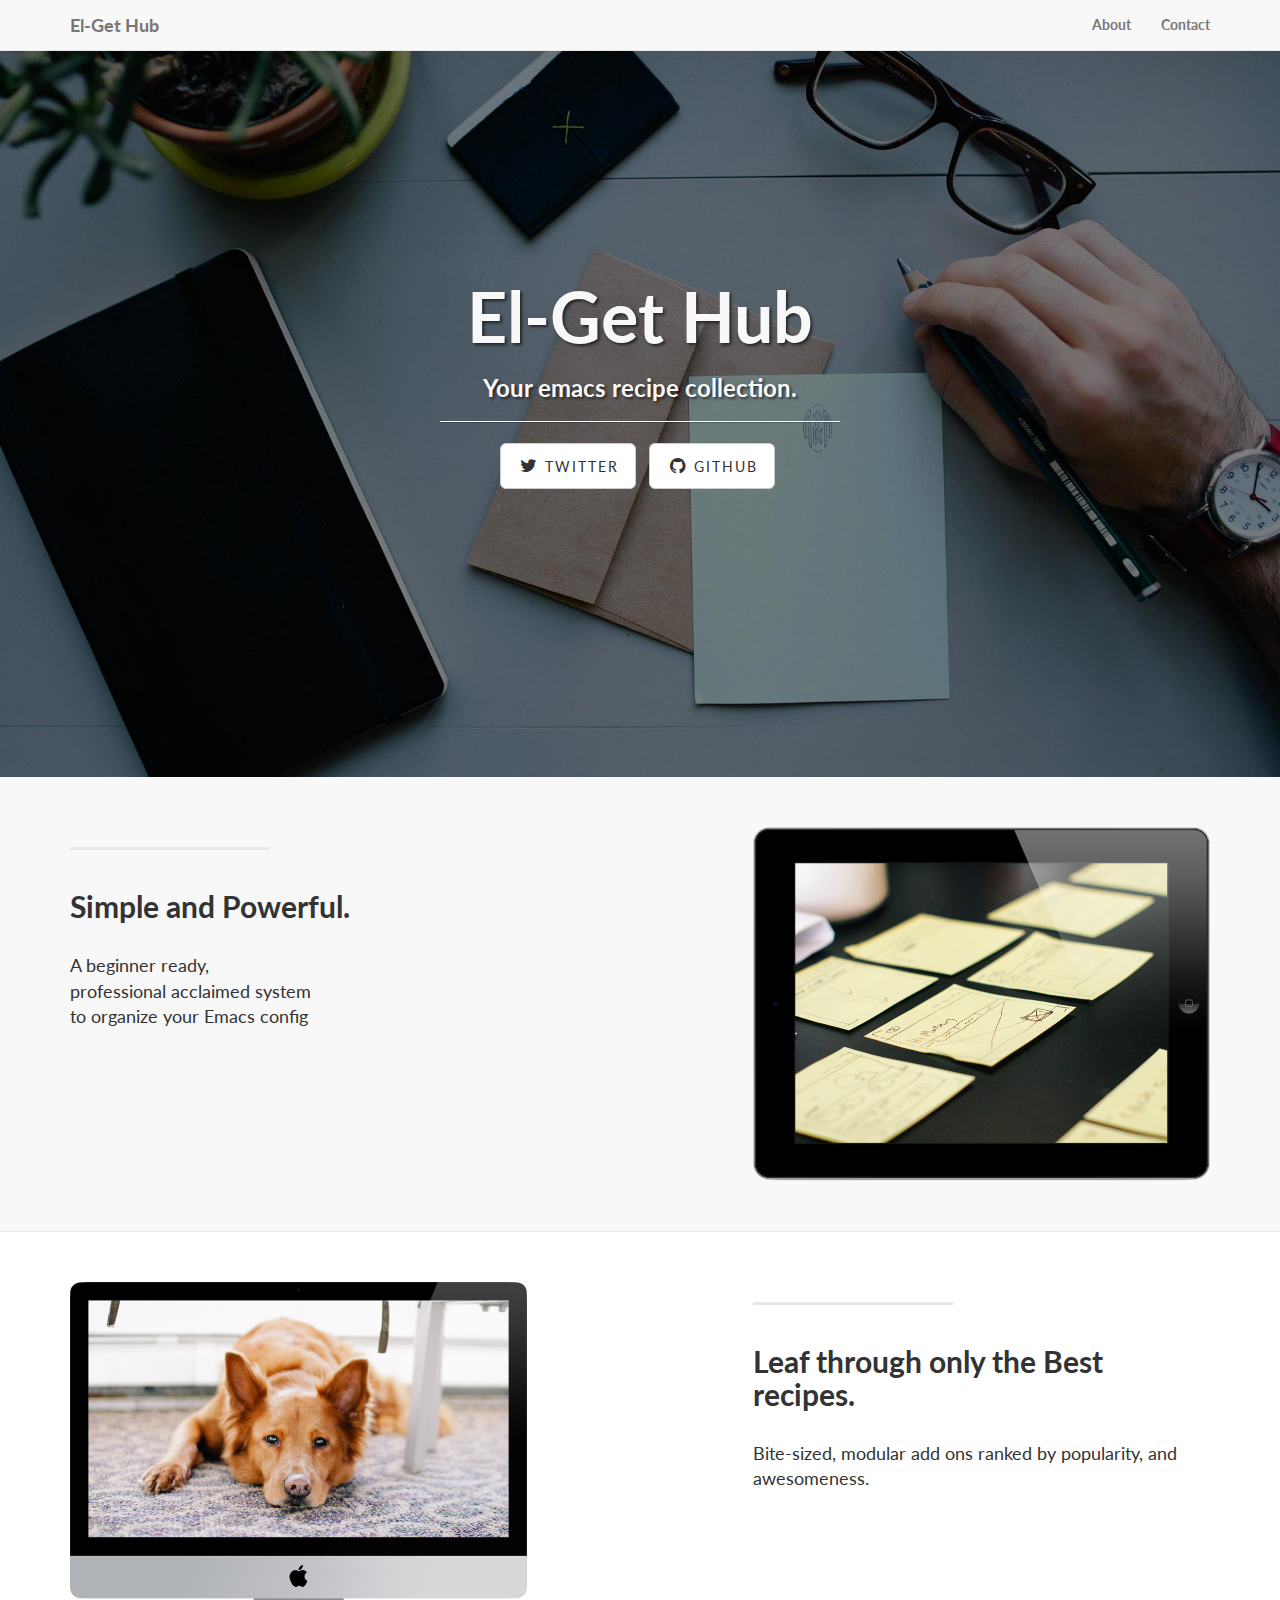
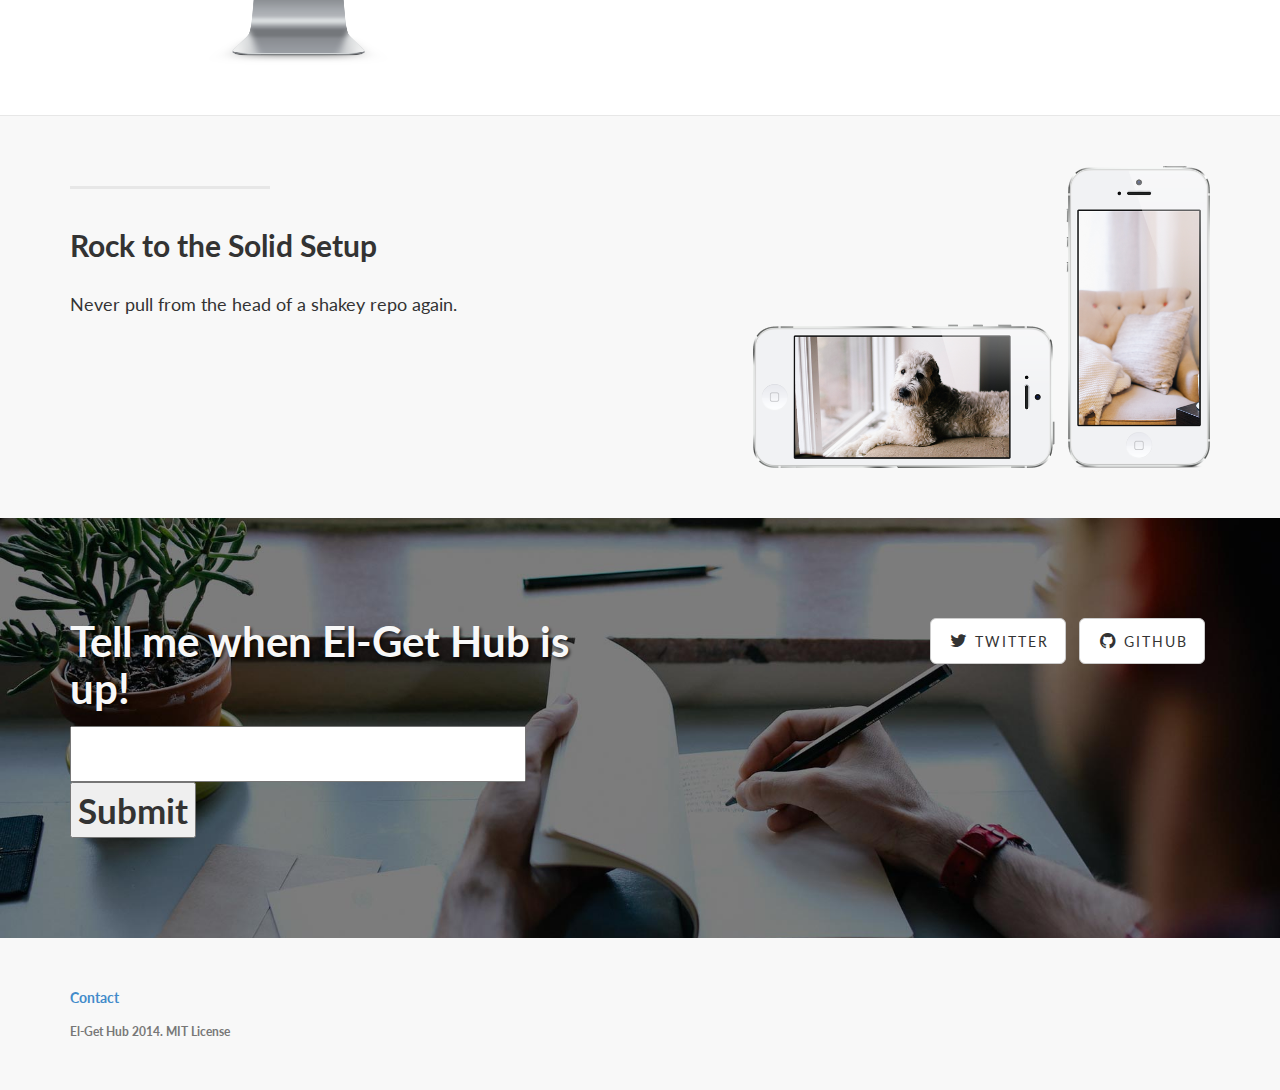
<file: resources/public/index.html>
<!DOCTYPE html>
<html lang="en"/>
<head>
  <meta charset="utf-8"/>
  <meta http-equiv="X-UA-Compatible" content="IE=edge"/>
  <meta name="viewport" content="width=device-width, initial-scale=1"/>
  <meta name="description" content=""/>
  <meta name="author" content=""/>
  <title>El-Get Hub: The place for el-get recipes.</title>
  <!-- Bootstrap Core CSS -->
  <link href="css/bootstrap.min.css" rel="stylesheet"/>
  <!-- Custom CSS -->
  <link href="css/landing-page.css" rel="stylesheet"/>
  <!-- Custom Fonts -->
  <link href="font-awesome-4.1.0/css/font-awesome.min.css" rel="stylesheet" type="text/css"/>
  <link href="http://fonts.googleapis.com/css?family=Lato:300,400,700,300italic,400italic,700italic" rel="stylesheet" type="text/css"/>
  <!-- WARNING: Respond.js doesn't work if you view the page via file:// -->
  <!--[if lt IE 9]>
      <script src="https://oss.maxcdn.com/libs/html5shiv/3.7.0/html5shiv.js"></script>
      <script src="https://oss.maxcdn.com/libs/respond.js/1.4.2/respond.min.js"></script>
      <![endif]-->
</head>
<body>
  <!-- Navigation -->
  <nav class="navbar navbar-default navbar-fixed-top" role="navigation">
    <div class="container">
      <!-- Brand and toggle get grouped for better mobile display -->
      <div class="navbar-header">
        <button type="button" class="navbar-toggle" data-toggle="collapse" data-target="#bs-example-navbar-collapse-1">
          <span class="sr-only">Toggle navigation</span>
          <span class="icon-bar"></span>
          <span class="icon-bar"></span>
          <span class="icon-bar"></span>
        </button>
        <a class="navbar-brand" href="#signup">El-Get Hub</a>
      </div>
      <!-- Collect the nav links, forms, and other content for toggling -->
      <div class="collapse navbar-collapse" id="bs-example-navbar-collapse-1">
        <ul class="nav navbar-nav navbar-right">
          <li>
            <a href="#signup">About</a>
          </li>
          <li>
            <a href="#signup">Contact</a>
          </li>
        </ul>
      </div>
      <!-- /.navbar-collapse -->
    </div>
    <!-- /.container -->
  </nav>
  <!-- Header -->
  <div class="intro-header">
    <div class="container">
      <div class="row">
        <div class="col-lg-12">
          <div class="intro-message">
            <h1>El-Get Hub</h1>
            <h3>Your emacs recipe collection.</h3>
            <hr class="intro-divider"/>
            <ul class="list-inline intro-social-buttons">
              <li>
                <a href="https://twitter.com/elgethub" class="btn btn-default btn-lg"><i class="fa fa-twitter fa-fw"></i> <span class="network-name">Twitter</span></a>
              </li>
              <li>
                <a href="https://github.com/escherize/el-get-hub" class="btn btn-default btn-lg"><i class="fa fa-github fa-fw"></i> <span class="network-name">Github</span></a>
              </li>
            </ul>
          </div>
        </div>
      </div>
    </div>
    <!-- /.container -->
  </div>
  <!-- /.intro-header -->
  <!-- Page Content -->
  <div class="content-section-a">
    <div class="container">
      <div class="row">
        <div class="col-lg-5 col-sm-6">
          <hr class="section-heading-spacer"/>
          <div class="clearfix"></div>
          <h2 class="section-heading">
            Simple and Powerful.
          </h2>
          <p class="lead">
            A beginner ready,<br/>professional acclaimed system</br>to organize your Emacs config
            <!-- Use one file to hold your recipes,<br> or split however you like. -->
          </p>
        </div>
        <div class="col-lg-5 col-lg-offset-2 col-sm-6">
          <img class="img-responsive" src="img/ipad.png" alt=""/>
        </div>
      </div>
    </div>
    <!-- /.container -->
  </div>
  <!-- /.content-section-a -->
  <div class="content-section-b">
    <div class="container">
      <div class="row">
        <div class="col-lg-5 col-lg-offset-1 col-sm-push-6  col-sm-6">
          <hr class="section-heading-spacer"/>
          <div class="clearfix"></div>
          <h2 class="section-heading">
            Leaf through only the Best recipes.
          </h2>
          <p class="lead">
            Bite-sized, modular add ons ranked by popularity, and awesomeness.
          </p>
        </div>
        <div class="col-lg-5 col-sm-pull-6  col-sm-6">
          <img class="img-responsive" src="img/dog.png" alt=""/>
        </div>
      </div>
    </div>
    <!-- /.container -->
  </div>
  <!-- /.content-section-b -->
  <div class="content-section-a">
    <div class="container">
      <div class="row">
        <div class="col-lg-5 col-sm-6">
          <hr class="section-heading-spacer"/>
          <div class="clearfix"></div>
          <h2 class="section-heading">
            Rock to the Solid Setup
          </h2>
          <p class="lead">
            Never pull from the head of a shakey repo again.
          </p>
        </div>
        <div class="col-lg-5 col-lg-offset-2 col-sm-6">
          <img class="img-responsive" src="img/phones.png" alt=""/>
        </div>
      </div>
    </div>
    <!-- /.container -->
  </div>
  <!-- /.content-section-a -->
  <div class="banner">
    <div class="container">
      <div class="row">
        <div class="col-lg-6">
          <h2 id="signup">Tell me when El-Get Hub is up!</h2>
          <form action="/" method="post">
            <input type="email" name="email" class="email-form"/>
            <input type="submit" value="Submit" class="submit-button"/>
          </form>
        </div>
        <div class="col-lg-6">
          <ul class="list-inline banner-social-buttons">
            <li>
              <a href="https://twitter.com/elgethub" class="btn btn-default btn-lg"><i class="fa fa-twitter fa-fw"></i> <span class="network-name">Twitter</span></a>
            </li>
            <li>
              <a href="https://github.com/escherize/el-get-hub" class="btn btn-default btn-lg"><i class="fa fa-github fa-fw"></i> <span class="network-name">Github</span></a>
            </li>
          </ul>
        </div>
      </div>
    </div>
    <!-- /.container -->
  </div>
  <!-- /.banner -->
  <!-- Footer -->
  <footer>
    <div class="container">
      <div class="row">
        <div class="col-lg-12">
          <ul class="list-inline">
            <li>
              <a href="mailto:bryan.maass@gmail.com">Contact</a>
            </li>
          </ul>
          <p class="copyright text-muted small">El-Get Hub 2014. MIT License</p>
        </div>
      </div>
    </div>
  </footer>
  <!-- jQuery Version 1.11.0 -->
  <script src="js/jquery-1.11.0.js"></script>
  <!-- Bootstrap Core JavaScript -->
  <script src="js/bootstrap.min.js"></script>
</body>
</html>
</file>
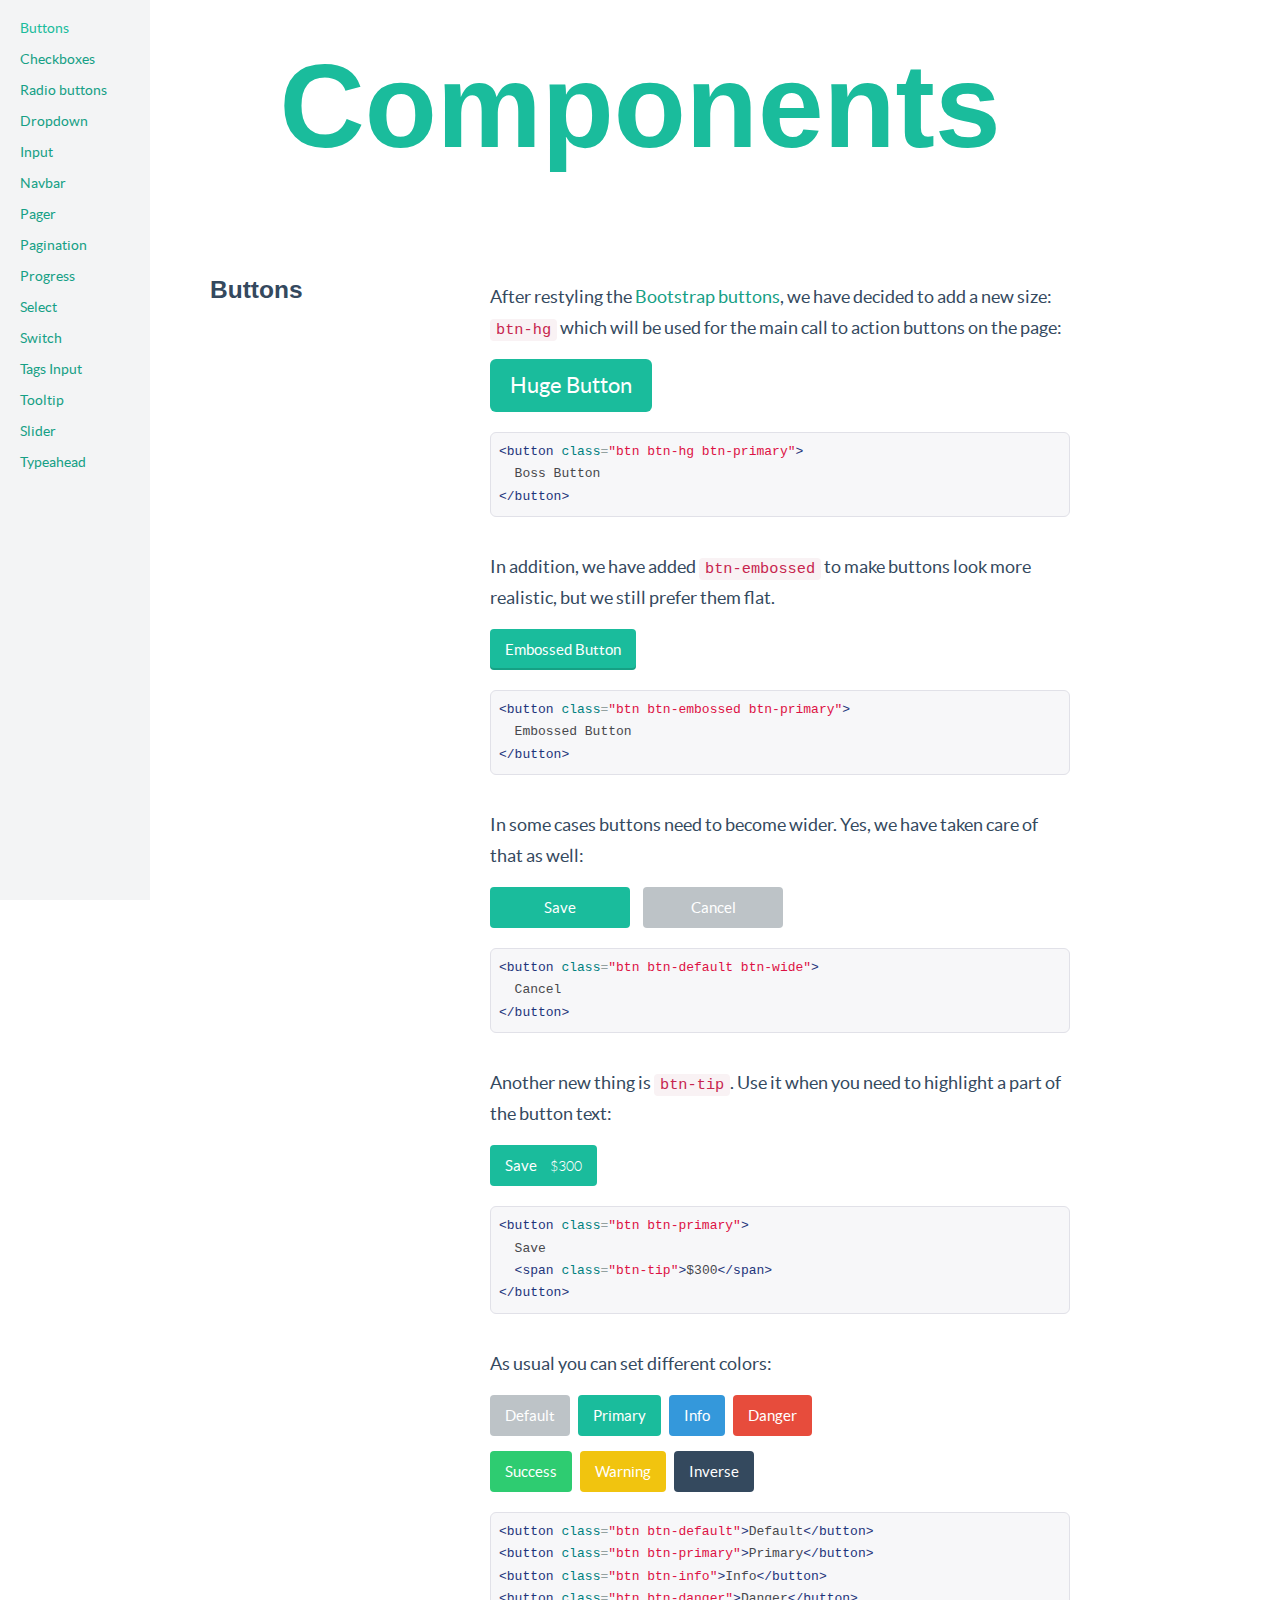
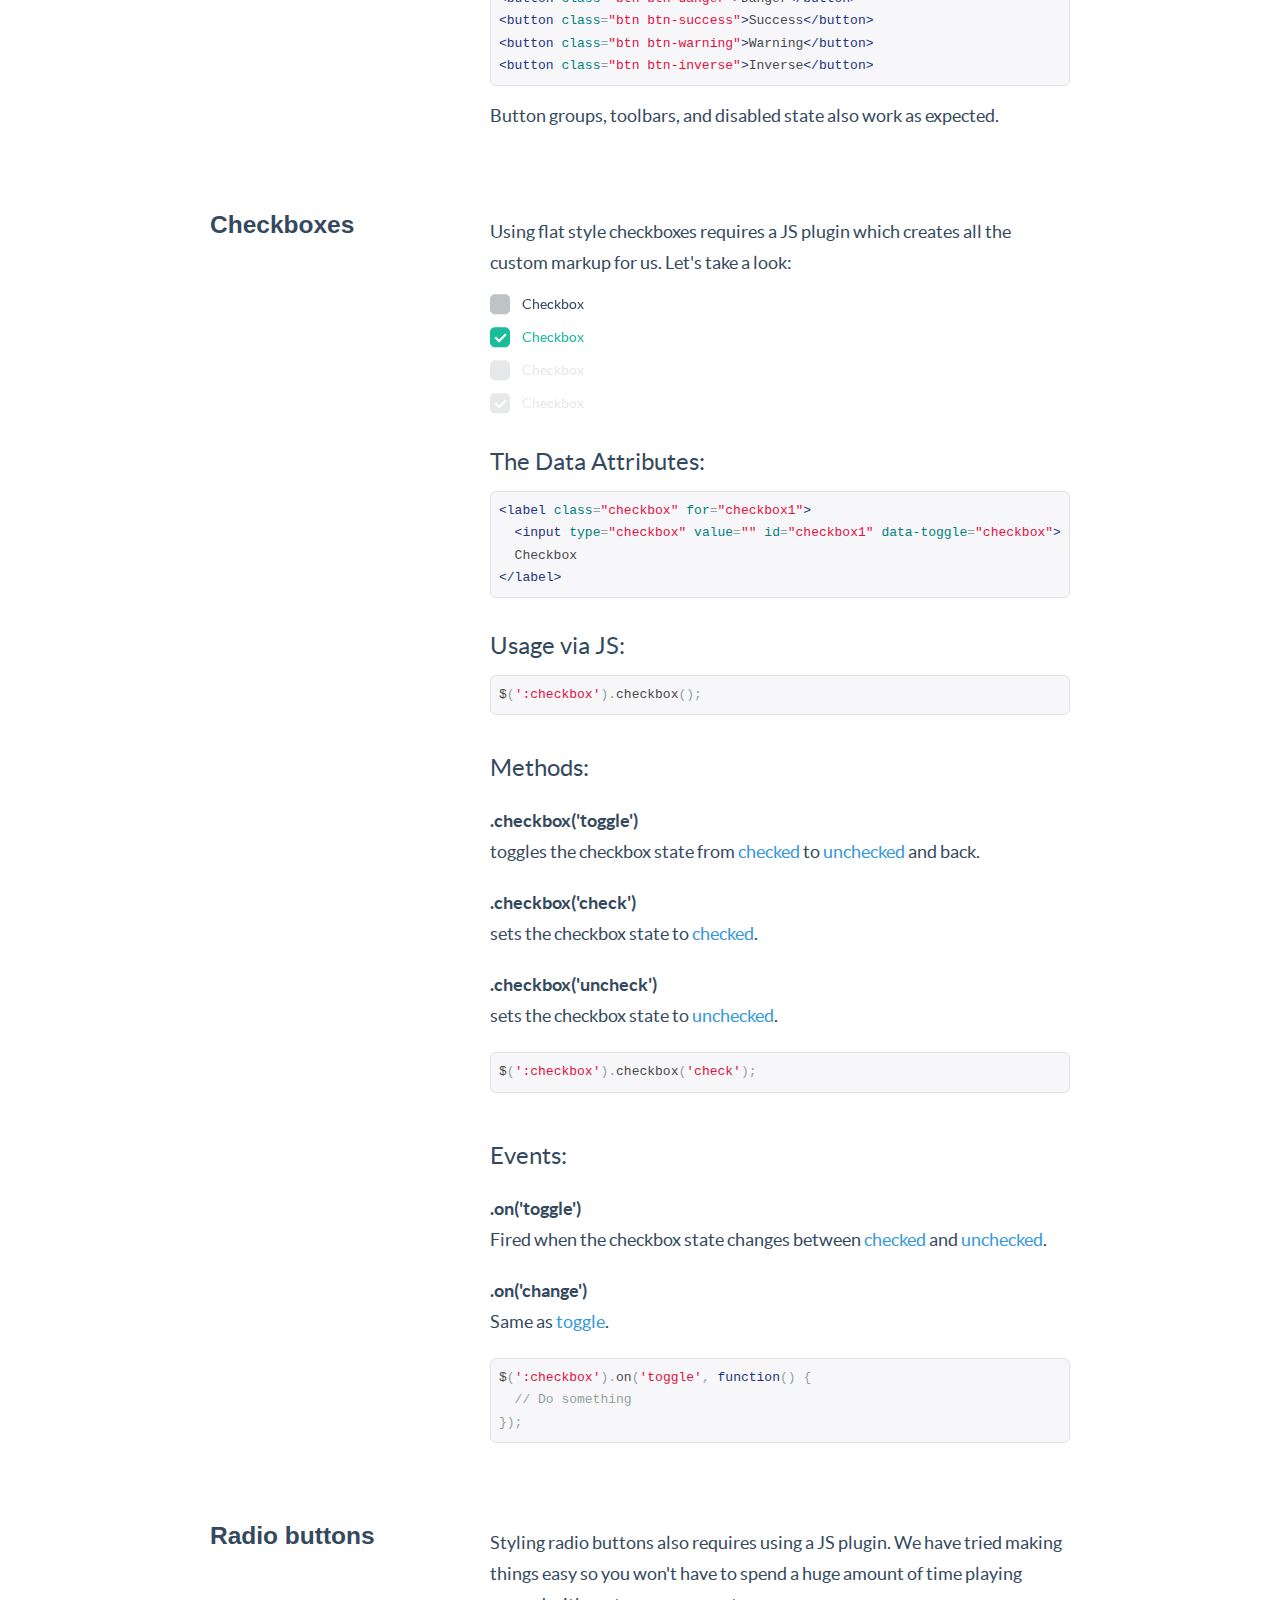
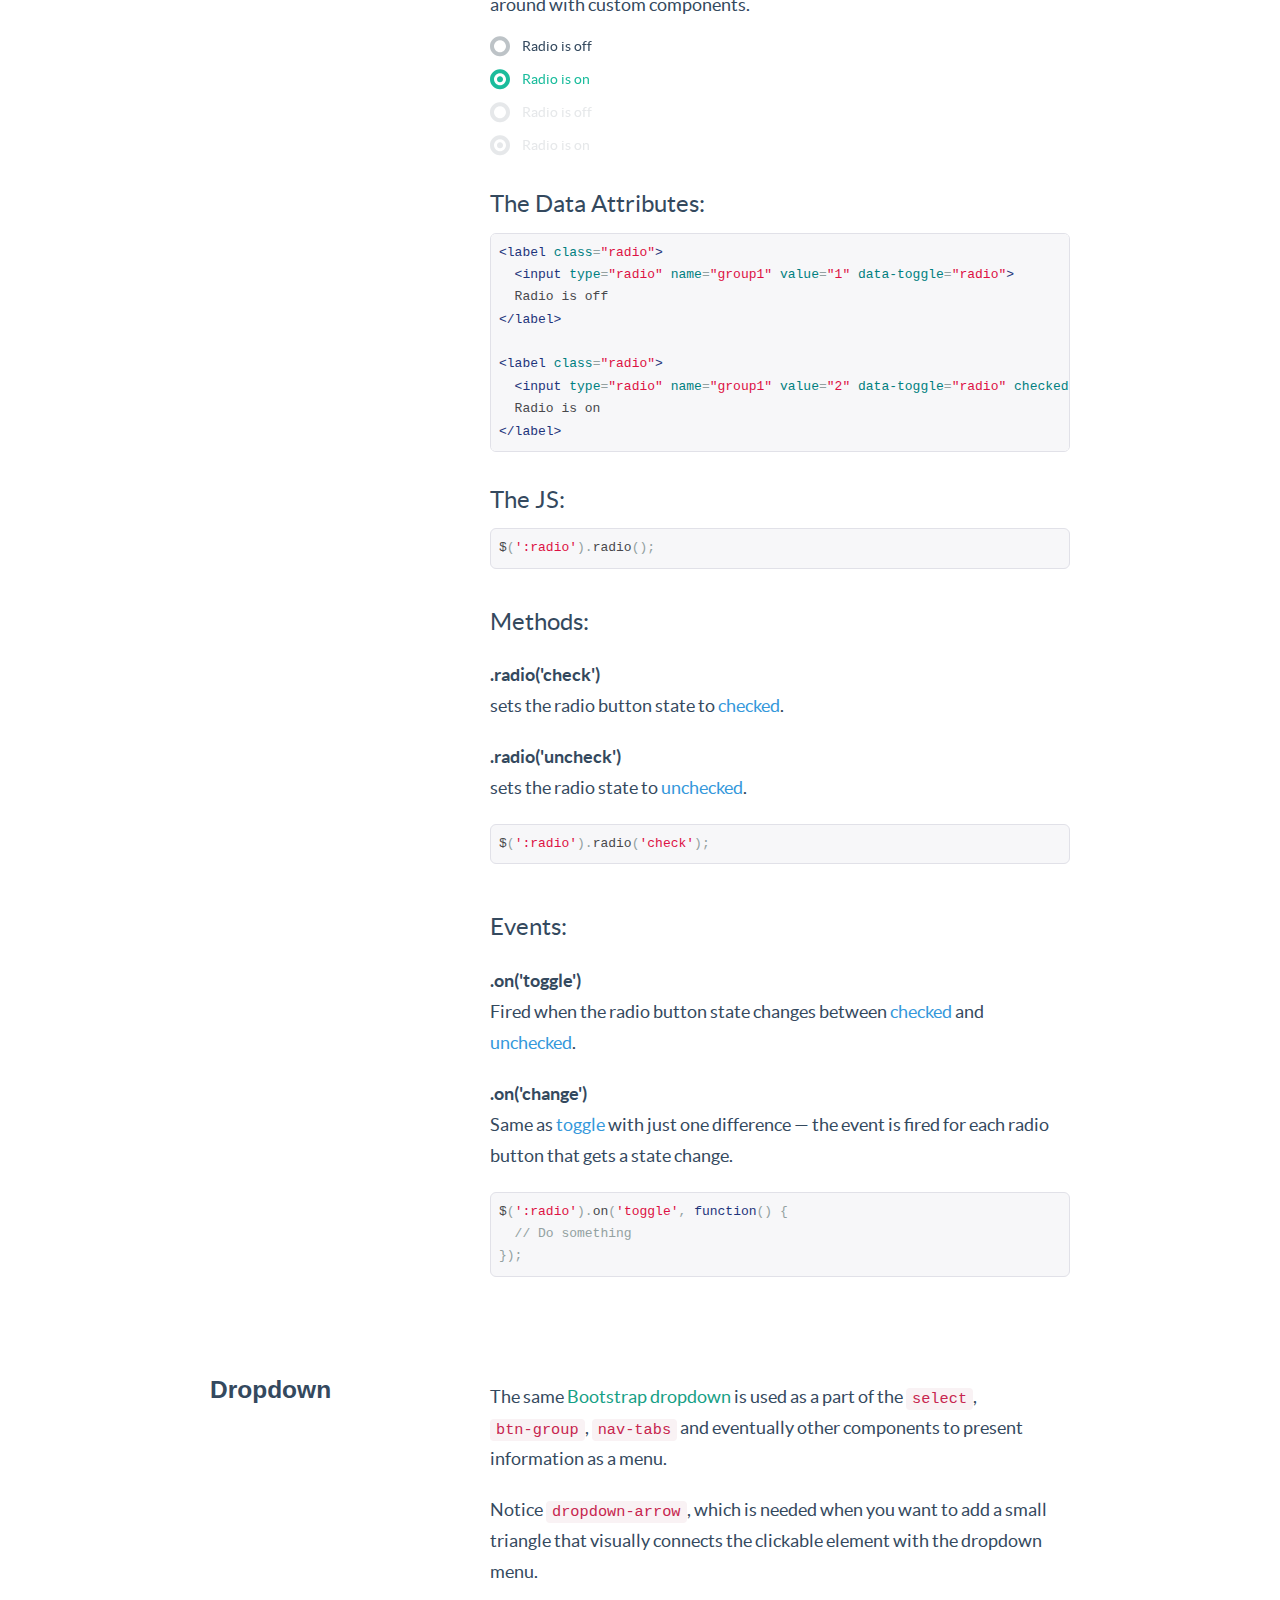
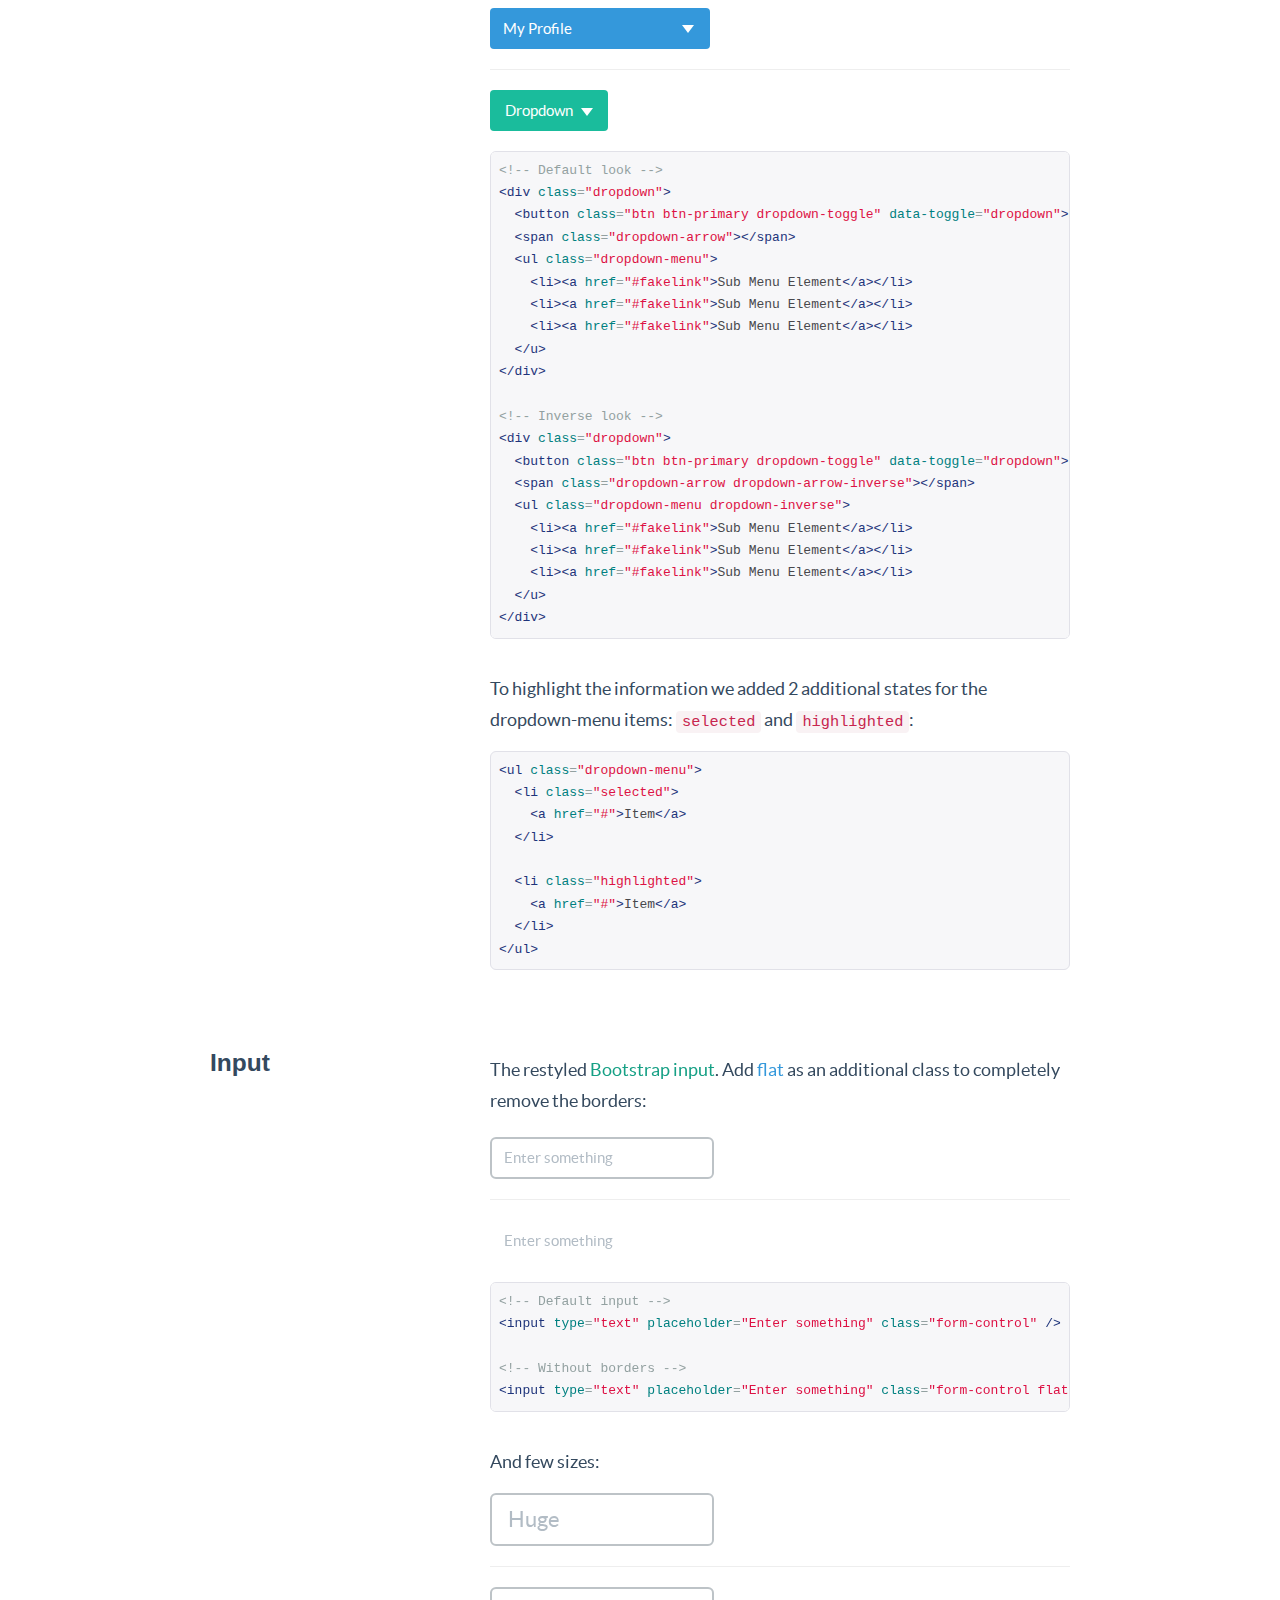
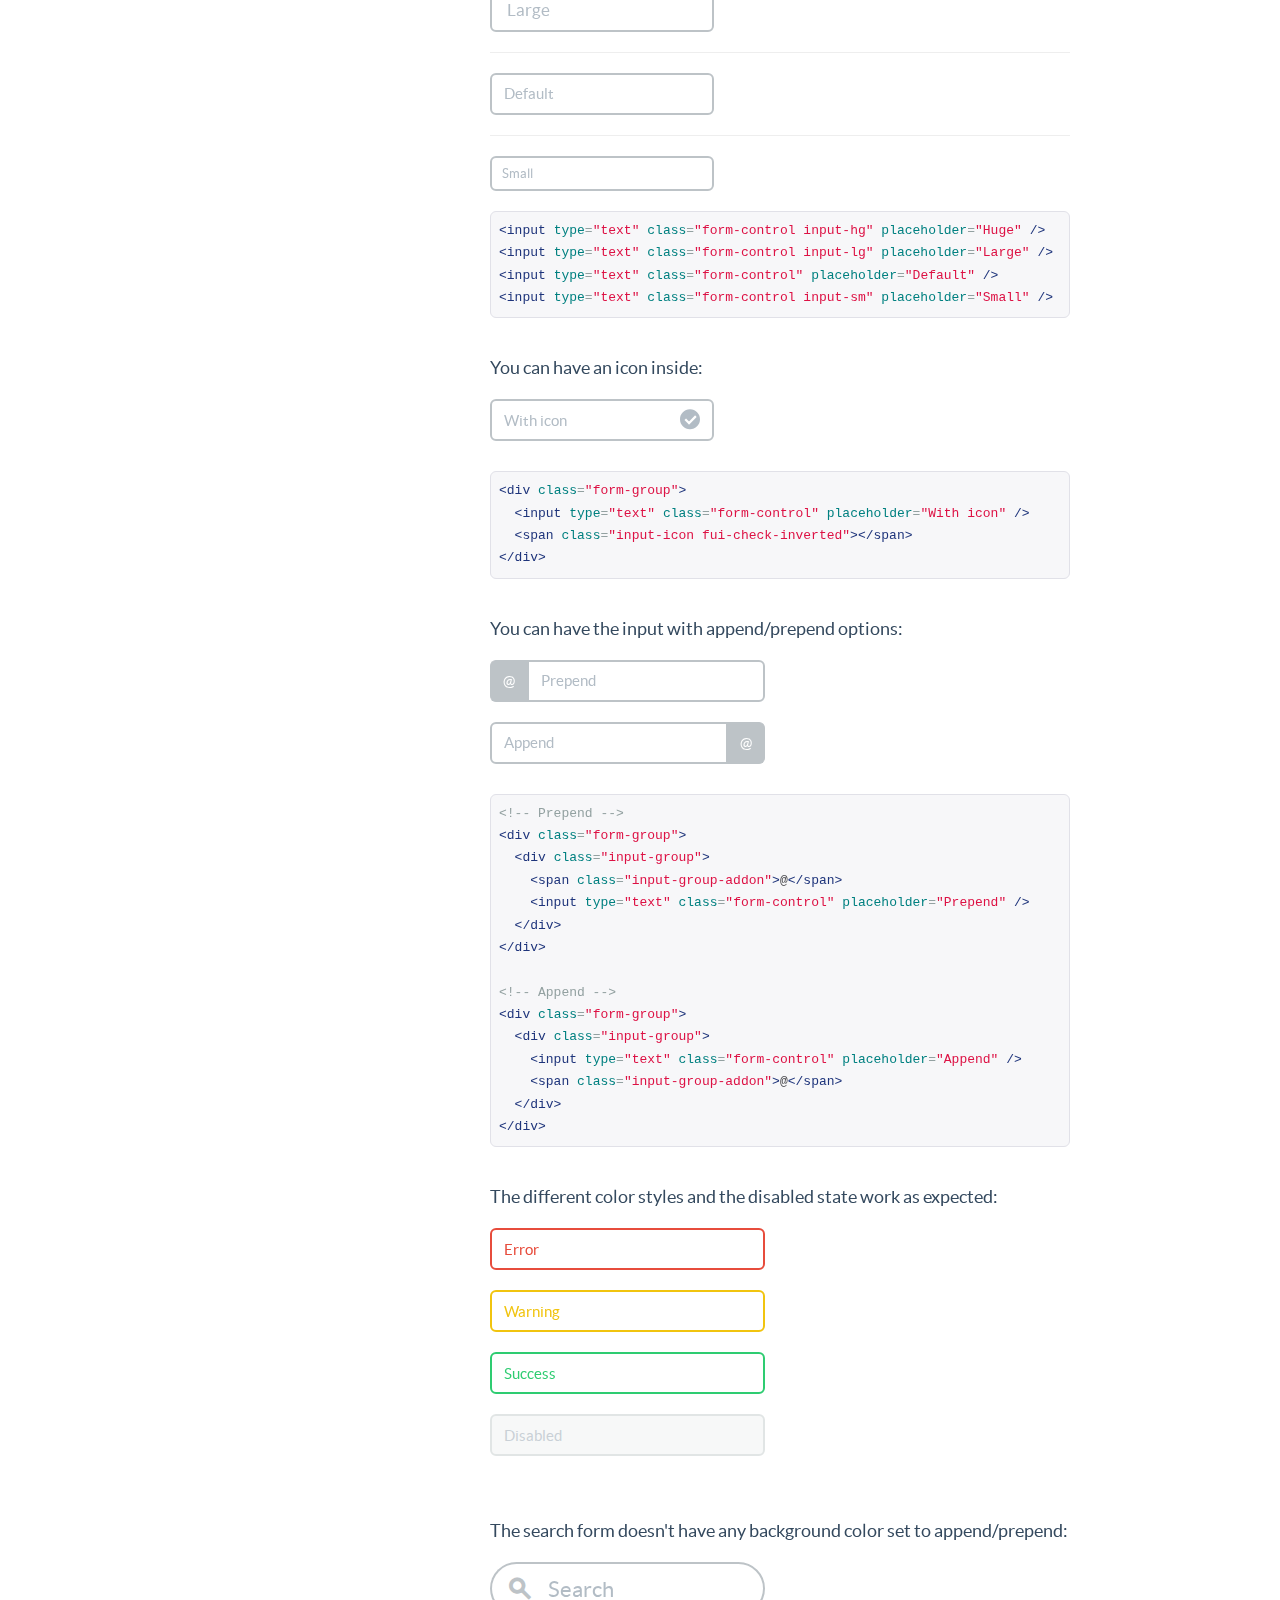
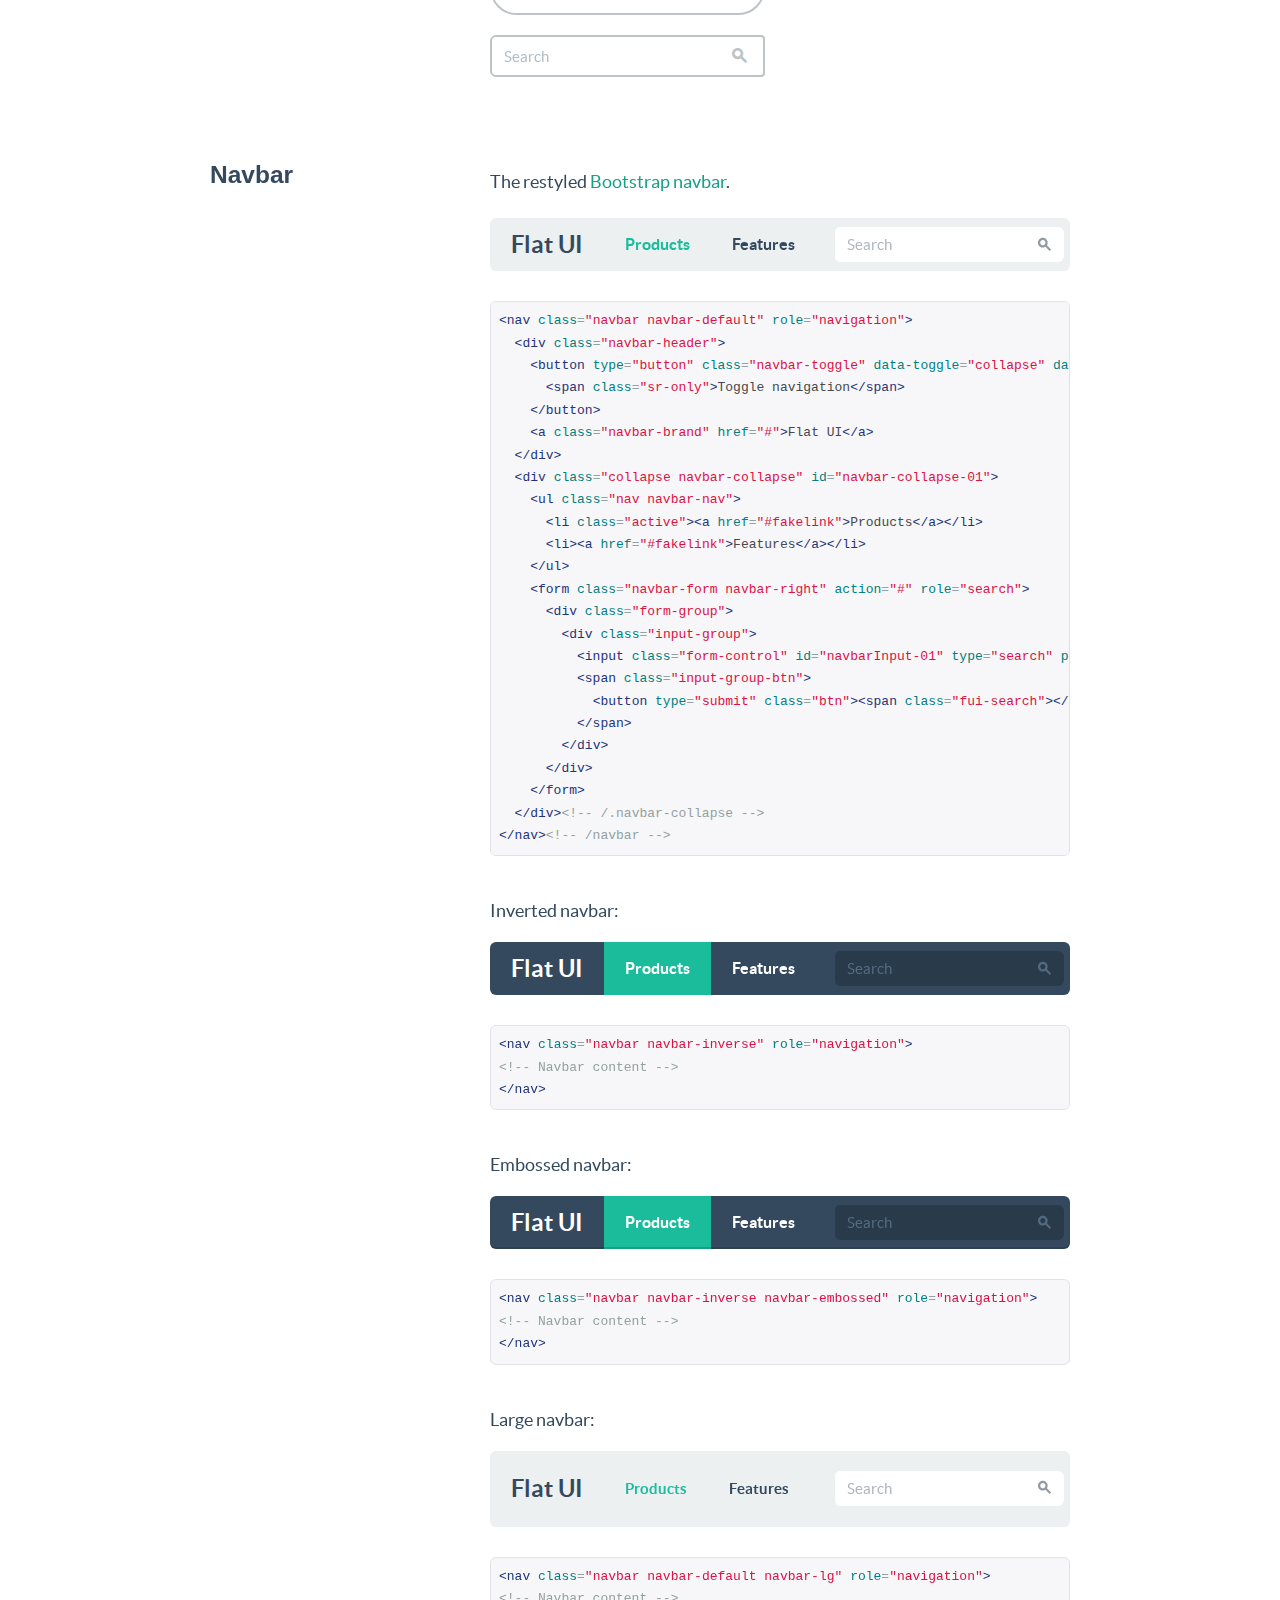
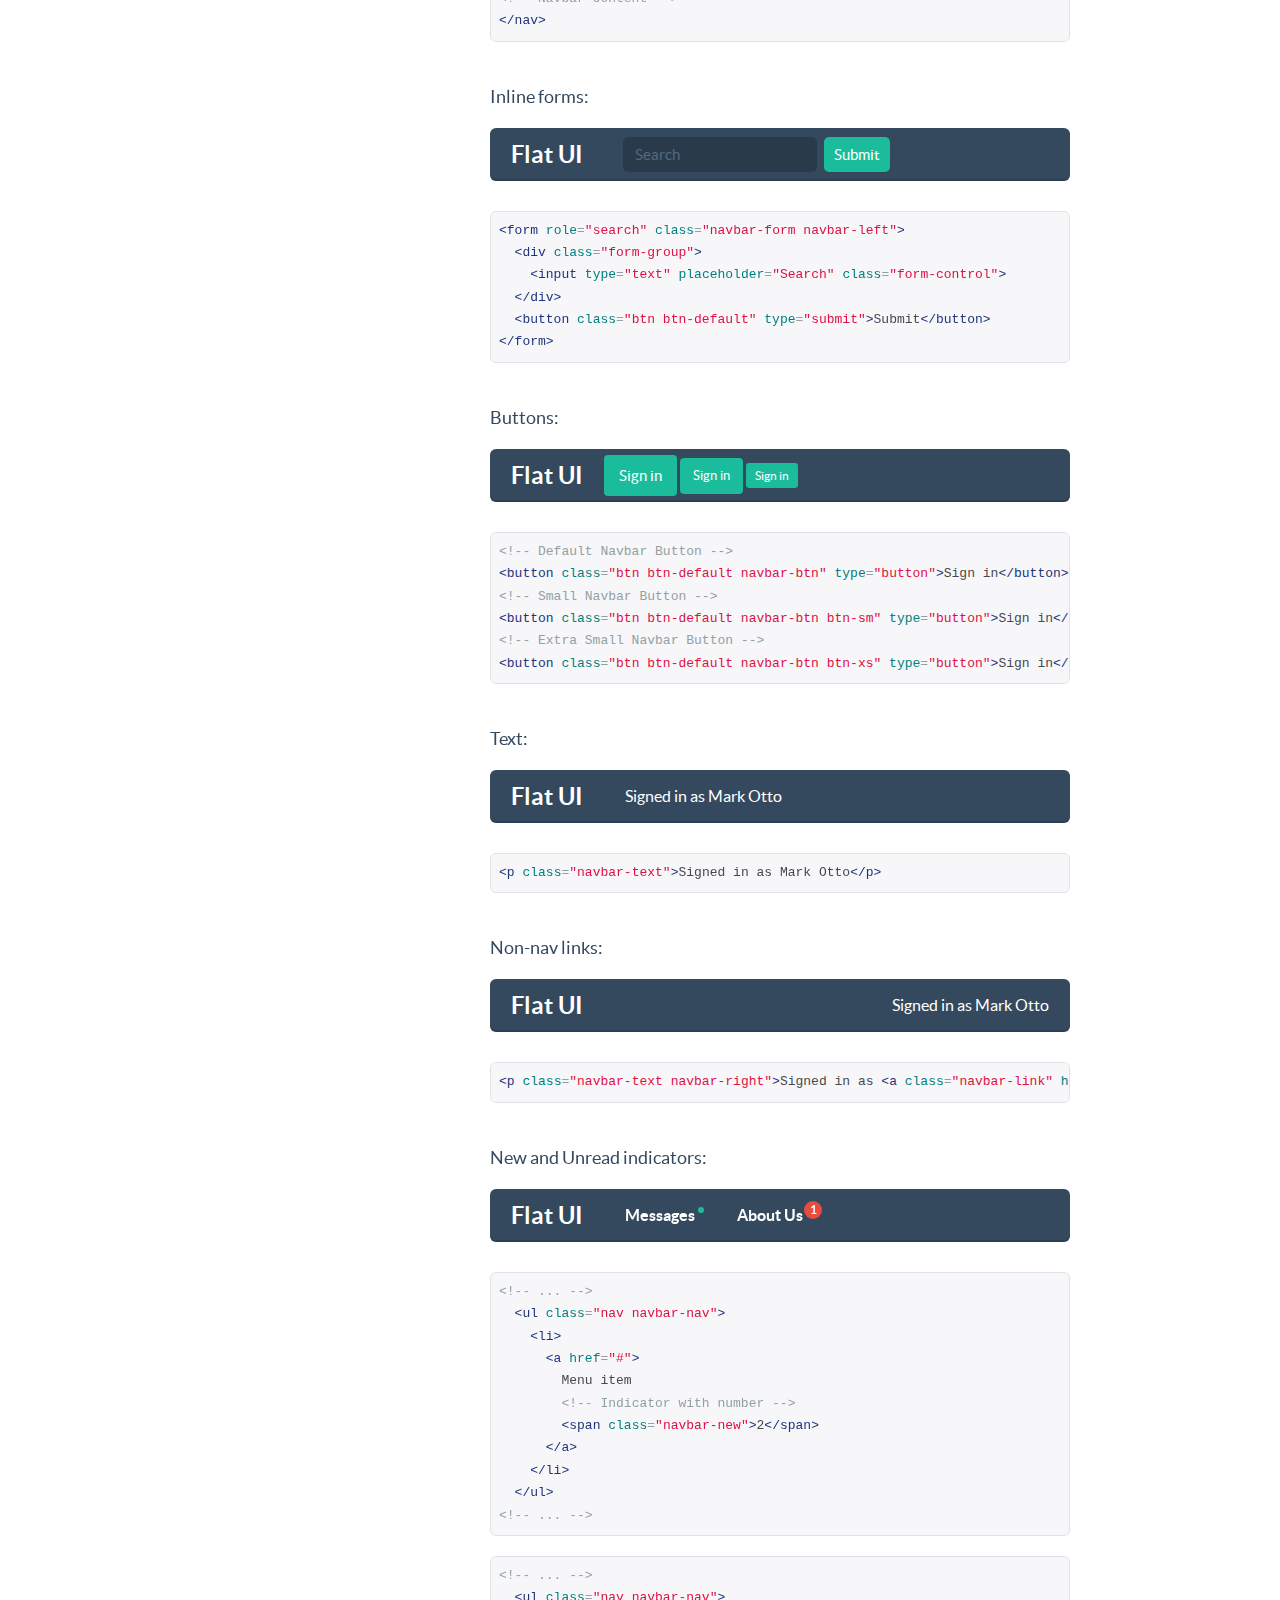
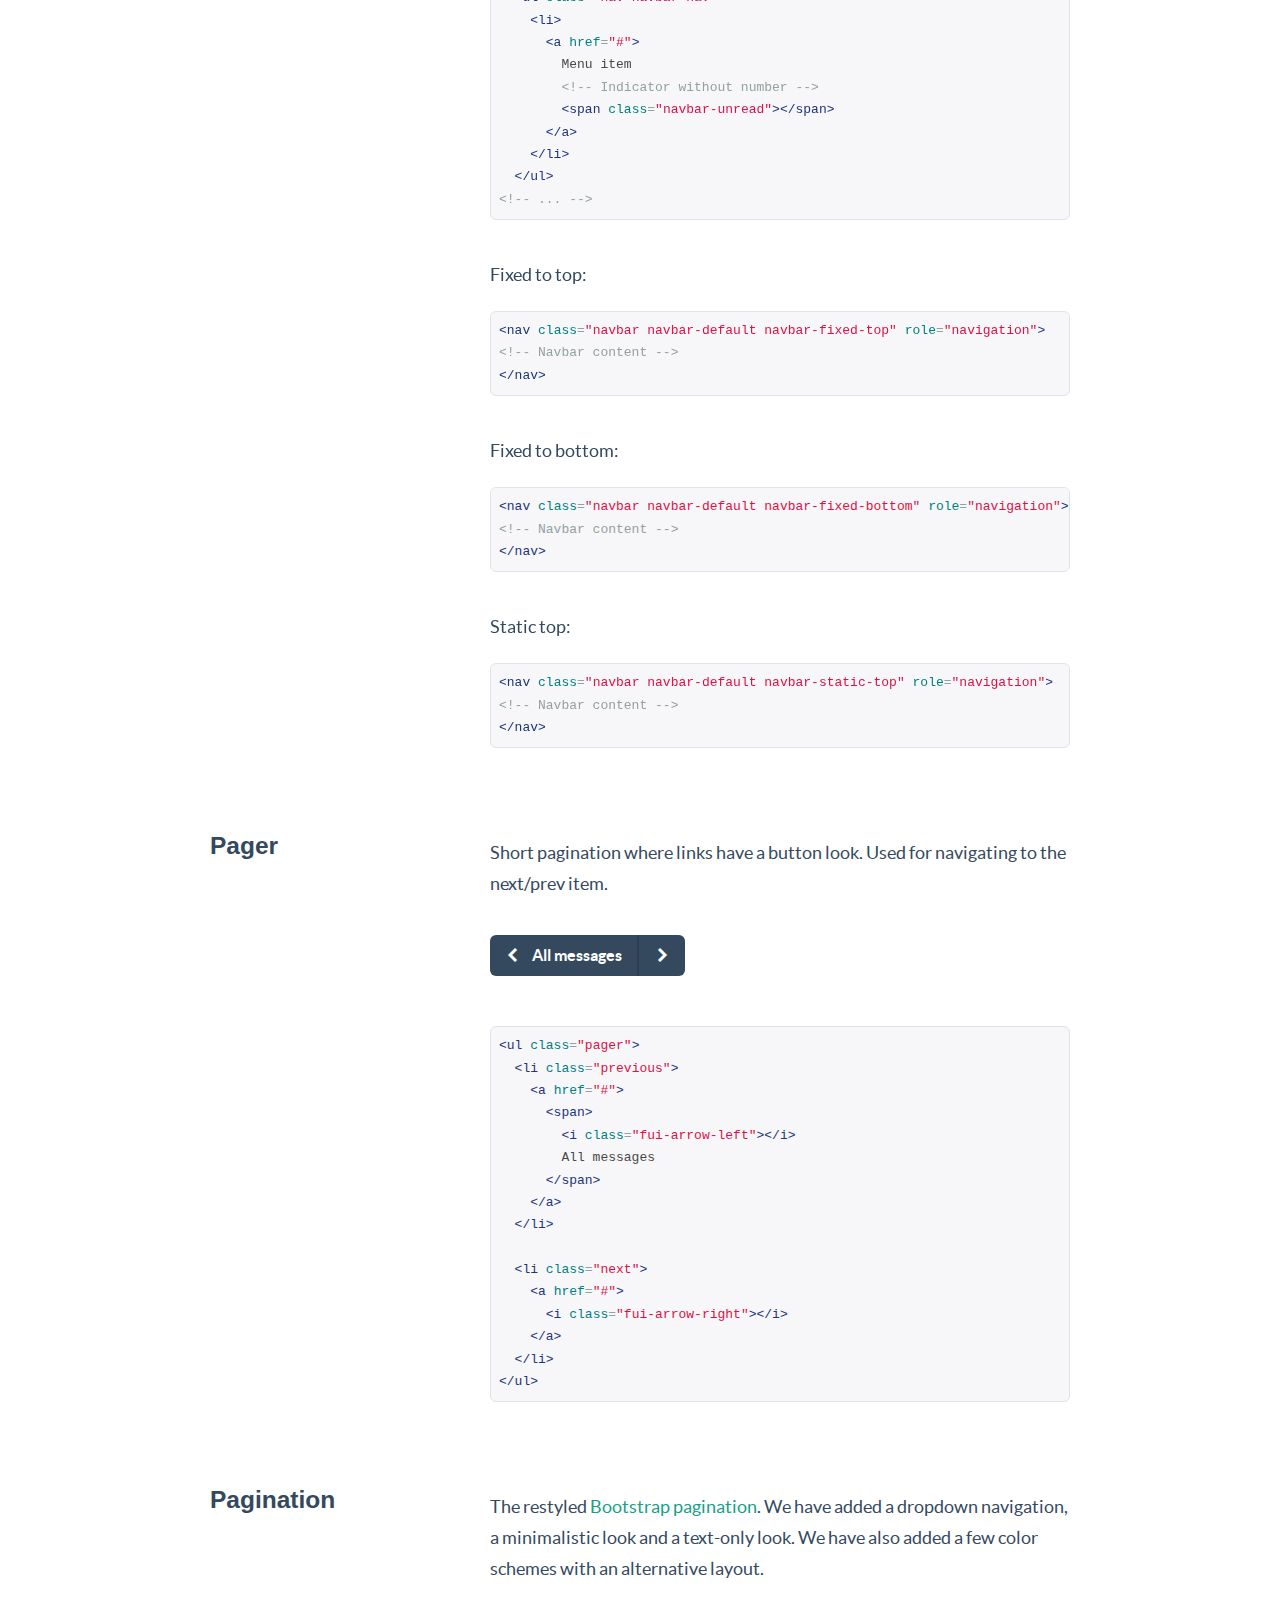
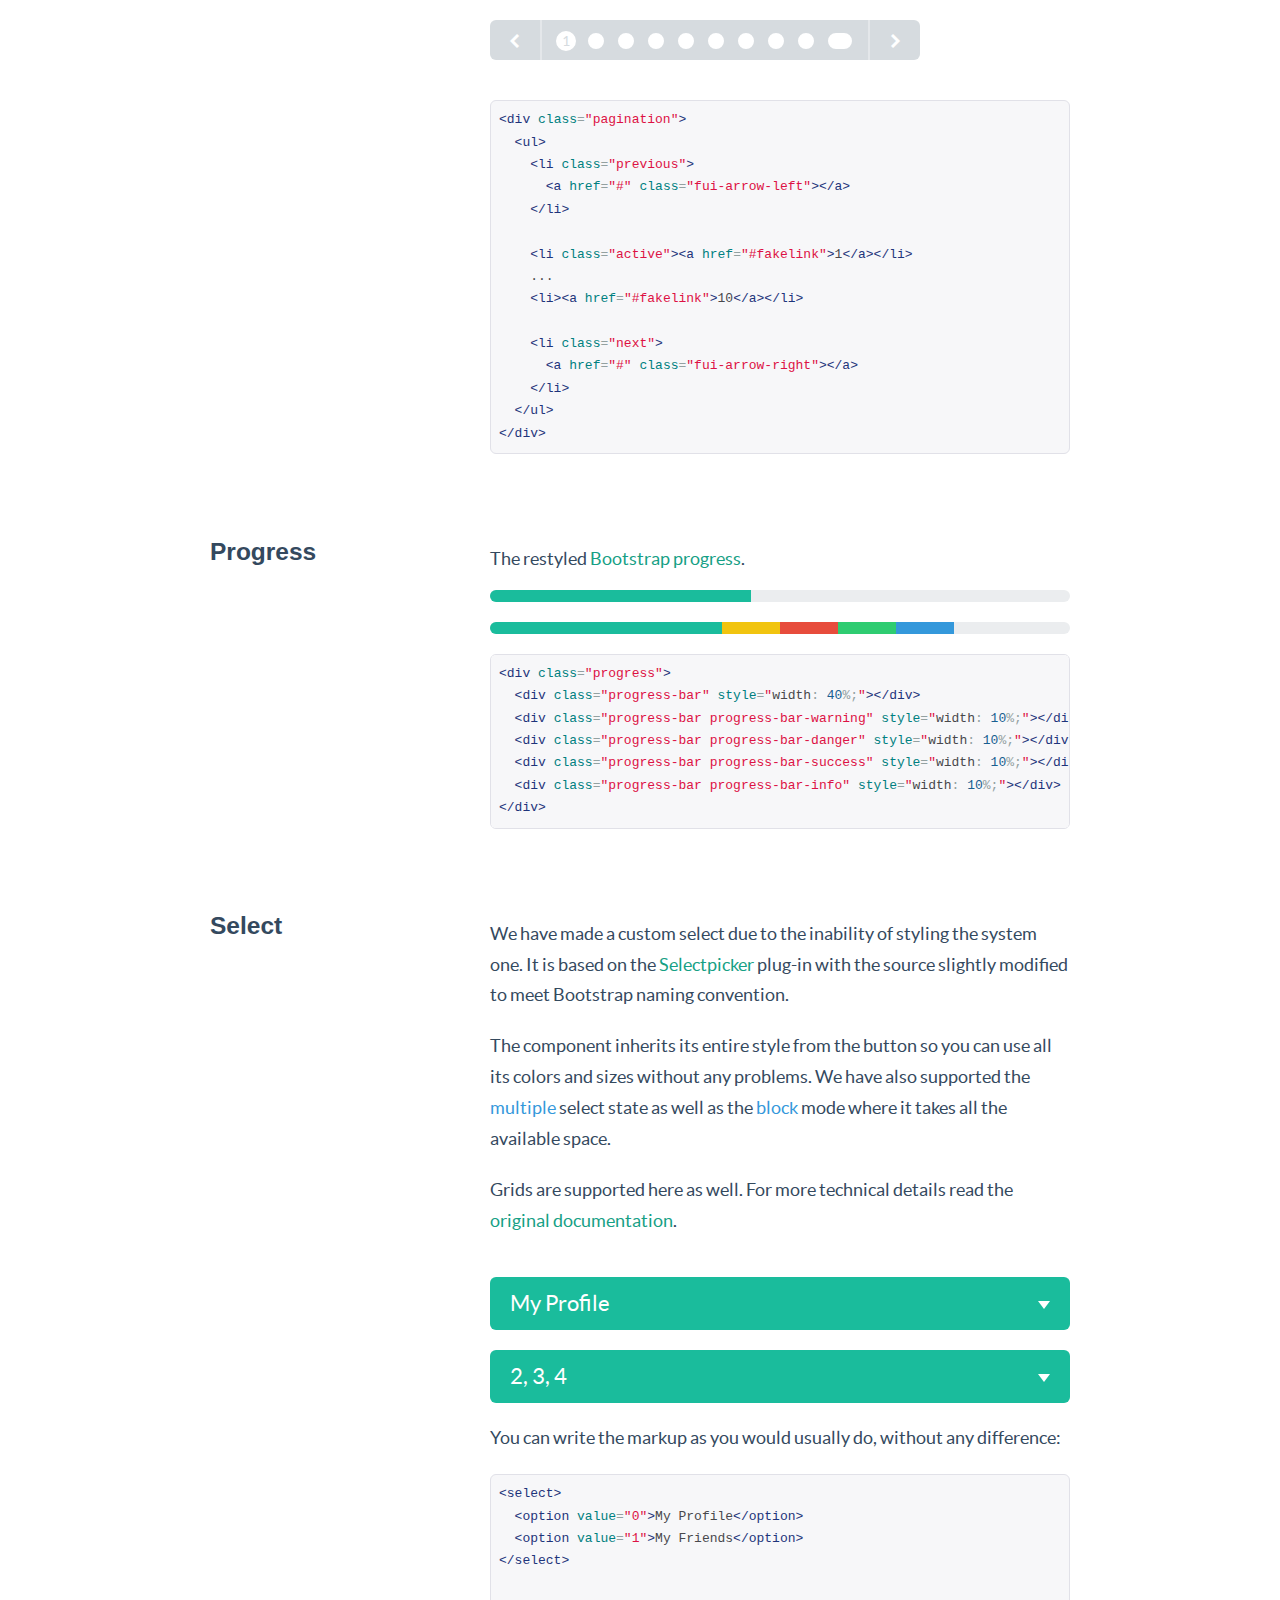
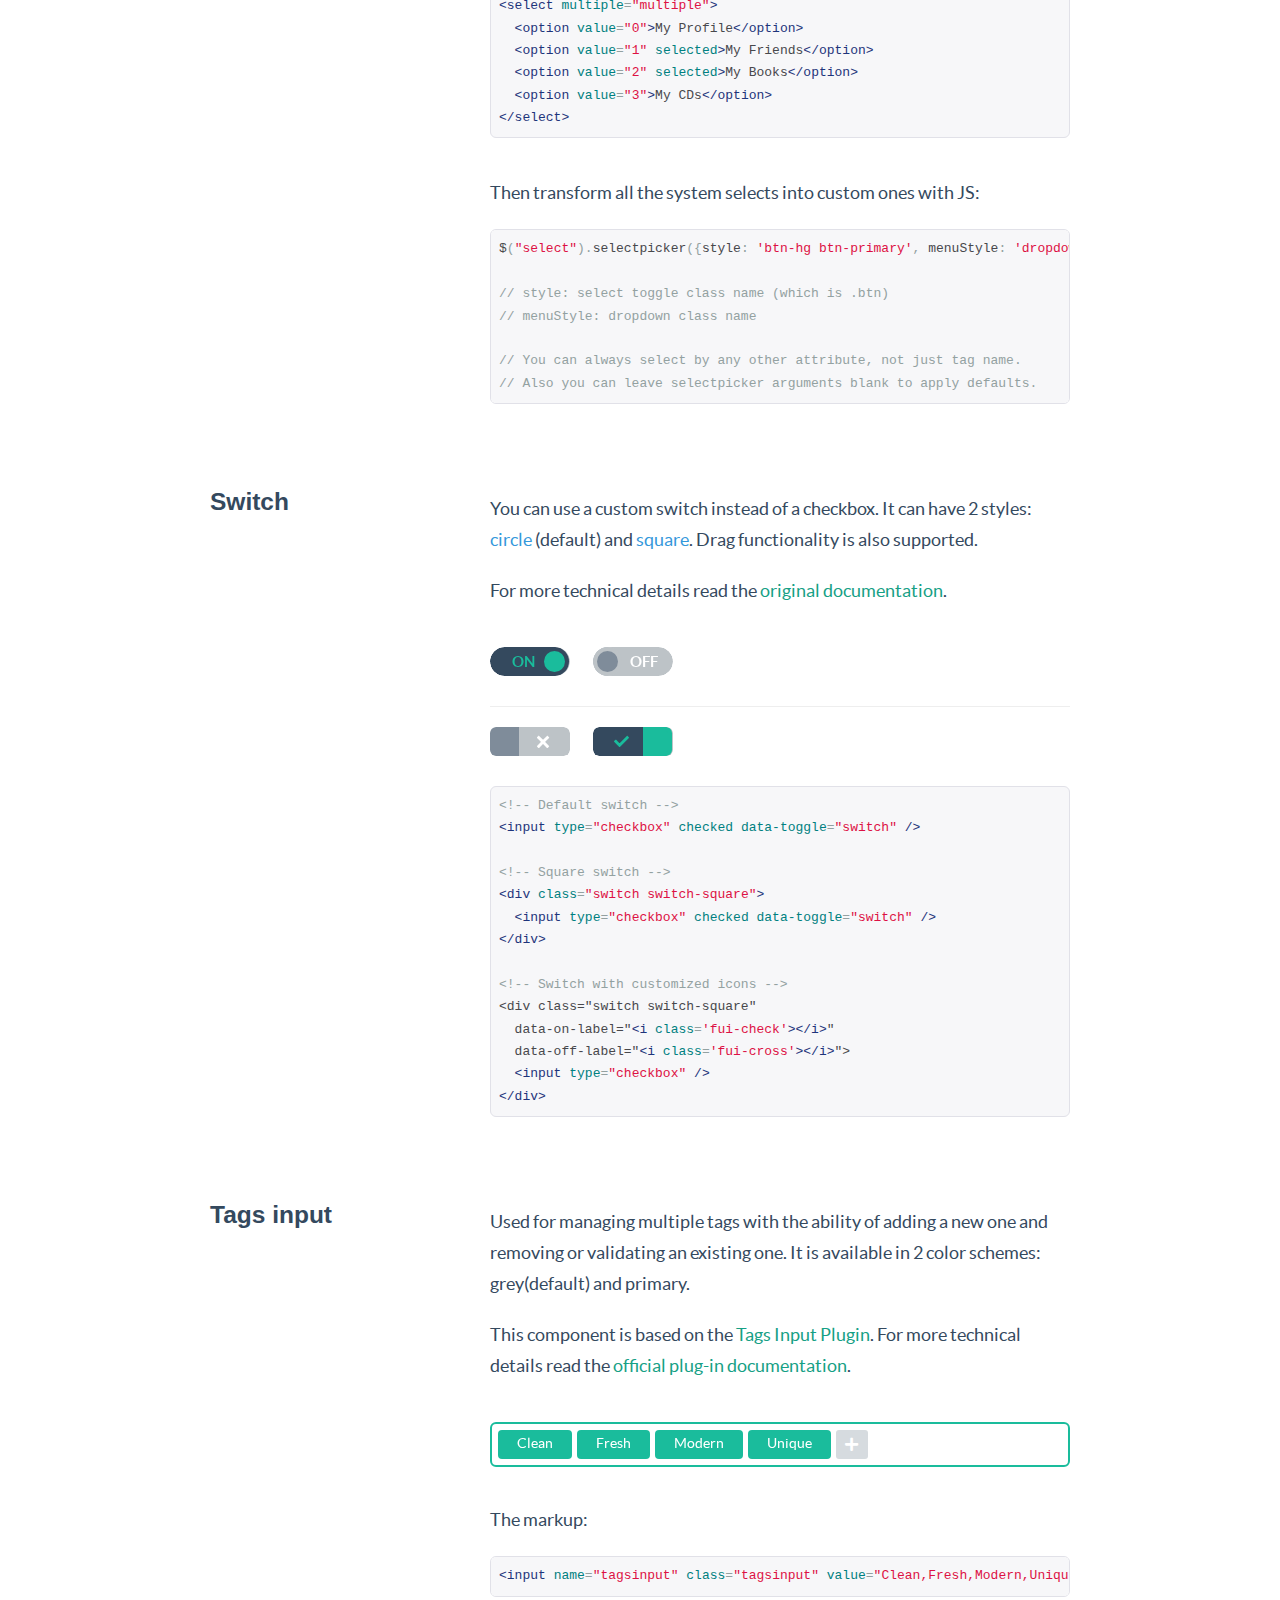
<file: resources/public/components.html>
<!DOCTYPE html>
<html lang="en">
  <head>
    <meta charset="utf-8">
    <title>Components &middot; Flat UI Free</title>
    <meta name="viewport" content="width=device-width, initial-scale=1.0">

    <!-- Loading Bootstrap -->
    <link href="bootstrap/css/bootstrap.css" rel="stylesheet">
    <link href="bootstrap/css/prettify.css" rel="stylesheet">

    <!-- Loading Flat UI -->
    <link href="css/flat-ui.css" rel="stylesheet">
    <link href="css/docs.css" rel="stylesheet">

    <link rel="shortcut icon" href="images/favicon.ico">

    <!-- HTML5 shim, for IE6-8 support of HTML5 elements. All other JS at the end of file. -->
    <!--[if lt IE 9]>
      <script src="js/html5shiv.js"></script>
      <script src="js/respond.min.js"></script>
    <![endif]-->
  </head>
  <body>
    <ul class="demo-sidebar hide-on-tablets">
      <li><a href="#fui-button">Buttons</a></li>
      <li><a href="#fui-checkbox">Checkboxes</a></li>
      <li><a href="#fui-radio">Radio buttons</a></li>
      <li><a href="#fui-dropdown">Dropdown</a></li>
      <li><a href="#fui-input">Input</a></li>
      <li><a href="#fui-navbar">Navbar</a></li>
      <li><a href="#fui-pager">Pager</a></li>
      <li><a href="#fui-pagination">Pagination</a></li>
      <li><a href="#fui-progress">Progress</a></li>
      <li><a href="#fui-select">Select</a></li>
      <li><a href="#fui-switch">Switch</a></li>
      <li><a href="#fui-tagsinput">Tags Input</a></li>
      <li><a href="#fui-tooltip">Tooltip</a></li>
      <li><a href="#fui-slider">Slider</a></li>
      <li><a href="#fui-typeahead">Typeahead</a></li>
    </ul> <!-- /nav -->

		<h1 class="demo-headline">Components</h1>		
    <div class="container">    	
    	<div id="fui-button" class="pbl"></div>
    	
      <div class="demo-row">
        <div class="demo-title">
          <h3>Buttons</h3>
        </div>

        <div class="demo-content">
          <p>
            After restyling the <a href="http://getbootstrap.com/css/#buttons">Bootstrap buttons</a>, we have decided to add a new size: <code>btn-hg</code> which will be used for the main call to action buttons on the page:
          </p>
          <p class="mbl">
            <button class="btn btn-hg btn-primary">Huge Button</button>
          </p>
<pre class="prettyprint">
&lt;button class="btn btn-hg btn-primary"&gt;
  Boss Button
&lt;/button&gt;
</pre>

          <p class="ptl">
            In addition, we have added <code>btn-embossed</code> to make buttons look more realistic, but we still prefer them flat.
          </p>
          <p class="mbl">
            <button class="btn btn-embossed btn-primary">Embossed Button</button>
          </p>
<pre class="prettyprint">
&lt;button class="btn btn-embossed btn-primary"&gt;
  Embossed Button
&lt;/button&gt;
</pre>

          <p class="ptl">
            In some cases buttons need to become wider. Yes, we have taken care of that as well:
          </p>
          <p class="mbl">
            <button class="btn btn-wide btn-primary mrm">Save</button>
            <button class="btn btn-wide btn-default">Cancel</button>
          </p>
<pre class="prettyprint">
&lt;button class="btn btn-default btn-wide"&gt;
  Cancel
&lt;/button&gt;
</pre>

          <p class="ptl">
            Another new thing is <code>btn-tip</code>. Use it when you need to highlight a part of the button text:
          </p>
          <p class="mbl">
            <button class="btn btn-primary">
              Save
              <span class="btn-tip">$300</span>
            </button>
          </p>
<pre class="prettyprint">
&lt;button class="btn btn-primary"&gt;
  Save
  &lt;span class="btn-tip"&gt;$300&lt;/span&gt;
&lt;/button&gt;
</pre>

          <p class="ptl">
            As usual you can set different colors:
          </p>
          <p>
	          <button class="btn btn-default mrs">Default</button>
            <button class="btn btn-primary mrs">Primary</button>
            <button class="btn btn-info mrs">Info</button>
            <button class="btn btn-danger mrs">Danger</button>
          </p>
          <p class="mbl">            
            <button class="btn btn-success mrs">Success</button>
            <button class="btn btn-warning mrs">Warning</button>
            <button class="btn btn-inverse mrs">Inverse</button>
          </p>
<pre class="prettyprint">
&lt;button class="btn btn-default"&gt;Default&lt;/button&gt;
&lt;button class="btn btn-primary"&gt;Primary&lt;/button&gt;
&lt;button class="btn btn-info"&gt;Info&lt;/button&gt;
&lt;button class="btn btn-danger"&gt;Danger&lt;/button&gt;
&lt;button class="btn btn-success"&gt;Success&lt;/button&gt;
&lt;button class="btn btn-warning"&gt;Warning&lt;/button&gt;
&lt;button class="btn btn-inverse"&gt;Inverse&lt;/button&gt;
</pre>

          <p>
            Button groups, toolbars, and disabled state also work as expected.
          </p>
        </div>        
      </div><!-- /.demo-row -->
      
			<div id="fui-checkbox" class="pbl"></div>
			
      <div class="demo-row">      	
        <div class="demo-title">
          <h3>Checkboxes</h3>
        </div>

        <div class="demo-content">
          <p>
            Using flat style checkboxes requires a JS plugin which creates all the custom markup for us. Let's take a look:
          </p>
          <label class="checkbox" for="checkbox1">
            <input type="checkbox" value="" id="checkbox1" data-toggle="checkbox">
            Checkbox
          </label>
          <label class="checkbox" for="checkbox2">
            <input type="checkbox" value="" id="checkbox2" checked="checked" data-toggle="checkbox">
            Checkbox
          </label>
          <label class="checkbox" for="checkbox3">
            <input type="checkbox" value="" id="checkbox3" data-toggle="checkbox" disabled="">
            Checkbox
          </label>
          <label class="checkbox" for="checkbox4">
            <input type="checkbox" value="" id="checkbox4" checked="checked" data-toggle="checkbox" disabled="">
            Checkbox
          </label>

          <h6 class="ptl">The Data Attributes:</h6>
<pre class="prettyprint">
&lt;label class="checkbox" for="checkbox1"&gt;
  &lt;input type="checkbox" value="" id="checkbox1" data-toggle="checkbox"&gt;
  Checkbox
&lt;/label&gt;
</pre>

          <h6 class="ptl">Usage via JS:</h6>
<pre class="prettyprint">
$(':checkbox').checkbox();
</pre>

          <div class="pvm">
            <h6>Methods:</h6>
          </div>
          <p class="mbl">
            <strong>.checkbox('toggle')</strong>
            <br/>
            toggles the checkbox state from <span class="text-info">checked</span>
            to <span class="text-info">unchecked</span> and back.
          </p>
          <p class="mbl">
            <strong>.checkbox('check')</strong>
            <br/>
            sets the checkbox state to <span class="text-info">checked</span>.
          </p>
          <p class="mbl">
            <strong>.checkbox('uncheck')</strong>
            <br/>
            sets the checkbox state to <span class="text-info">unchecked</span>.
          </p>
<pre class="prettyprint">
$(':checkbox').checkbox('check');
</pre>

          <div class="pbm ptl">
            <h6>Events:</h6>
          </div>
          <p class="mbl">
            <strong>.on('toggle')</strong>
            <br/>
            Fired when the checkbox state changes between
            <span class="text-info">checked</span> and
            <span class="text-info">unchecked</span>.
          </p>
          <p class="mbl">
            <strong>.on('change')</strong>
            <br/>
            Same as <span class="text-info">toggle</span>.
          </p>
<pre class="prettyprint">
$(':checkbox').on('toggle', function() {
  // Do something
});
</pre>          
          
        </div> <!-- /.demo-content -->
      </div> <!-- /.demo-row -->
      
      <div id="fui-radio" class="pbl"></div>

      <div class="demo-row">
        <div class="demo-title">
          <h3>Radio buttons</h3>
        </div>

        <div class="demo-content">
          <p>
            Styling radio buttons also requires using a JS plugin. We have tried making things easy so you won't have to spend a huge amount of time playing around with custom&nbsp;components.
          </p>
          <label class="radio">
            <input type="radio" name="group1" value="1" data-toggle="radio">
            Radio is off
          </label>
          <label class="radio">
            <input type="radio" name="group1" value="2" data-toggle="radio" checked>
            Radio is on
          </label>
          <label class="radio">
            <input type="radio" name="group2" value="1" data-toggle="radio" disabled>
            Radio is off
          </label>
          <label class="radio">
            <input type="radio" name="group2" value="2" data-toggle="radio" disabled checked>
            Radio is on
          </label>

          <h6 class="ptl">The Data Attributes:</h6>
<pre class="prettyprint">
&lt;label class="radio"&gt;
  &lt;input type="radio" name="group1" value="1" data-toggle="radio"&gt;
  Radio is off
&lt;/label&gt;

&lt;label class="radio"&gt;
  &lt;input type="radio" name="group1" value="2" data-toggle="radio" checked&gt;
  Radio is on
&lt;/label&gt;
</pre>

          <h6 class="ptl">The JS:</h6>
<pre class="prettyprint">
$(':radio').radio();
</pre>

          <div class="pvm">
            <h6>Methods:</h6>
          </div>
          <p class="mbl">
            <strong>.radio('check')</strong>
            <br/>
            sets the radio button state to <span class="text-info">checked</span>.
          </p>
          <p class="mbl">
            <strong>.radio('uncheck')</strong>
            <br/>
            sets the radio state to <span class="text-info">unchecked</span>.
          </p>
<pre class="prettyprint">
$(':radio').radio('check');
</pre>

          <div class="pbm ptl">
            <h6>Events:</h6>
          </div>
          <p class="mbl">
            <strong>.on('toggle')</strong>
            <br/>
            Fired when the radio button state changes between
            <span class="text-info">checked</span> and
            <span class="text-info">unchecked</span>.
          </p>
          <p class="mbl">
            <strong>.on('change')</strong>
            <br/>
            Same as <span class="text-info">toggle</span> with just one difference &mdash; the event is fired for each radio button that gets a state change.
          </p>
<pre class="prettyprint">
$(':radio').on('toggle', function() {
  // Do something
});
</pre>
        </div> <!-- /.demo-content -->
      </div> <!-- /.demo-row -->
    </div><!-- /.container -->

		

    <div class="container ptl">    	
    	<div id="fui-dropdown" class="pbl"></div>
    
      <div class="demo-row">
        <div class="demo-title">
          <h3>Dropdown</h3>
        </div>

        <div class="demo-content">
          <p class="mbl">
            The same <a href="http://getbootstrap.com/components/#dropdowns">Bootstrap dropdown</a> is used as a part of the <code>select</code>, <code>btn-group</code>, <code>nav-tabs</code> and eventually other components to present information as a menu.
          </p>

          <p class="mbl">
            Notice <code>dropdown-arrow</code>, which is needed when you want to add a small triangle that visually connects the clickable element with the dropdown menu.
          </p>

          <select name="info" class="mbn">
            <optgroup label="Profile">
              <option value="0">My Profile</option>
              <option value="1">My Friends</option>
            </optgroup>
            <optgroup label="System">
              <option value="2">Messages</option>
              <option value="3">My Settings</option>
              <option value="4" class="highlighted">Logout</option>
            </optgroup>
          </select>

          <hr/>
          
          <div class="row">
          	<div class="col-md-3">
	          	<div class="dropdown">
		          	<button class="btn btn-primary dropdown-toggle" data-toggle="dropdown">Dropdown<span class="caret"></span></button>
							  <span class="dropdown-arrow dropdown-arrow-inverse"></span>
		            <ul class="dropdown-menu dropdown-inverse">
		              <li><a href="#fakelink">Sub Menu Element</a></li>
		              <li><a href="#fakelink">Sub Menu Element</a></li>
		              <li><a href="#fakelink">Sub Menu Element</a></li>
		            </ul>
							</div>
          	</div>
          </div>
          

          <div class="pvl">
<pre class="prettyprint">
&lt;!-- Default look --&gt;
&lt;div class="dropdown"&gt;
  &lt;button class="btn btn-primary dropdown-toggle" data-toggle="dropdown">Dropdown&lt;span class="caret"&gt;&lt;/span&gt;&lt;/button&gt;
  &lt;span class="dropdown-arrow"&gt;&lt;/span&gt;
  &lt;ul class="dropdown-menu"&gt;
    &lt;li&gt;&lt;a href="#fakelink">Sub Menu Element&lt;/a&gt;&lt;/li&gt;
    &lt;li&gt;&lt;a href="#fakelink">Sub Menu Element&lt;/a&gt;&lt;/li&gt;
    &lt;li&gt;&lt;a href="#fakelink">Sub Menu Element&lt;/a&gt;&lt;/li&gt;
  &lt;/u&gt;
&lt;/div&gt;

&lt;!-- Inverse look --&gt;
&lt;div class="dropdown"&gt;
  &lt;button class="btn btn-primary dropdown-toggle" data-toggle="dropdown">Dropdown&lt;span class="caret"&gt;&lt;/span&gt;&lt;/button&gt;
  &lt;span class="dropdown-arrow dropdown-arrow-inverse"&gt;&lt;/span&gt;
  &lt;ul class="dropdown-menu dropdown-inverse"&gt;
    &lt;li&gt;&lt;a href="#fakelink">Sub Menu Element&lt;/a&gt;&lt;/li&gt;
    &lt;li&gt;&lt;a href="#fakelink">Sub Menu Element&lt;/a&gt;&lt;/li&gt;
    &lt;li&gt;&lt;a href="#fakelink">Sub Menu Element&lt;/a&gt;&lt;/li&gt;
  &lt;/u&gt;
&lt;/div&gt;
</pre>
          </div>

          <p>
            To highlight the information we added 2 additional states for the dropdown-menu items: <code>selected</code> and <code>highlighted</code>:
          </p>
<pre class="prettyprint">
&lt;ul class="dropdown-menu"&gt;
  &lt;li class="selected"&gt;
    &lt;a href="#"&gt;Item&lt;/a&gt;
  &lt;/li&gt;

  &lt;li class="highlighted"&gt;
    &lt;a href="#"&gt;Item&lt;/a&gt;
  &lt;/li&gt;
&lt;/ul&gt;
</pre>
        </div> <!-- /.demo-content -->
      </div> <!-- /.demo-row -->

			<div id="fui-input" class="pbl"></div>

      <div class="demo-row">
        <div class="demo-title">
          <h3>Input</h3>
        </div>

        <div class="demo-content">
          <p class="mbl">
            The restyled <a href="http://getbootstrap.com/css/#forms">Bootstrap input</a>. Add <span class="text-info">flat</span> as an additional class to completely remove the borders:
          </p>
					
					<div class="row">
						<div class="col-lg-5">
							<input type="text" value="" placeholder="Enter something" class="form-control" />
						</div>
					</div>
					<hr />
					<div class="row">
						<div class="col-lg-5">
							<input type="text" value="" placeholder="Enter something" class="form-control flat" />
						</div>
					</div>
<pre class="prettyprint mtl">
&lt;!-- Default input --&gt;
&lt;input type="text" placeholder="Enter something" class="form-control" /&gt;

&lt;!-- Without borders --&gt;
&lt;input type="text" placeholder="Enter something" class="form-control flat" /&gt;
</pre>

          <p class="ptl">And few sizes:</p>
          <div class="row">
          	<div class="col-lg-5">
	          	<input type="text" value="" placeholder="Huge" class="form-control input-hg" />
          	</div>
          </div>
          <hr />
          <div class="row">
          	<div class="col-lg-5">
	          	<input type="text" value="" placeholder="Large" class="form-control input-lg" />
          	</div>
          </div>
          <hr />
          <div class="row">
          	<div class="col-lg-5">
	          	<input type="text" value="" placeholder="Default" class="form-control" />
          	</div>
          </div>
          <hr />
          <div class="row">
          	<div class="col-lg-5">
	          	<input type="text" value="" placeholder="Small" class="form-control input-sm" />
          	</div>
          </div>
<pre class="prettyprint mtl">
&lt;input type="text" class="form-control input-hg" placeholder="Huge" /&gt;
&lt;input type="text" class="form-control input-lg" placeholder="Large" /&gt;
&lt;input type="text" class="form-control" placeholder="Default" /&gt;
&lt;input type="text" class="form-control input-sm" placeholder="Small" /&gt;
</pre>

          <p class="ptl">You can have an icon inside:</p>
          <div class="row">
          	<div class="col-lg-5">
	          	<div class="form-group">
	              <input type="text" value="" placeholder="With icon" class="form-control" />
	              <span class="input-icon fui-check-inverted"></span>
	            </div>
          	</div>            
          </div>
<pre class="prettyprint mtm">
&lt;div class="form-group"&gt;
  &lt;input type="text" class="form-control" placeholder="With icon" /&gt;
  &lt;span class="input-icon fui-check-inverted"&gt;&lt;/span&gt;
&lt;/div&gt;
</pre>

        <p class="ptl">You can have the input with append/prepend options:</p>
          <div class="row">
            <div class="col-lg-6">
              <div class="form-group">
                <div class="input-group">
                  <span class="input-group-addon">@</span>
                  <input class="form-control" type="text" placeholder="Prepend" />
                </div>
              </div>              
            </div>
          </div>
          
          <div class="row">
            <div class="col-lg-6">
              <div class="form-group">
                <div class="input-group">                 
                  <input class="form-control" type="text" placeholder="Append" />
                  <span class="input-group-addon">@</span>
                </div>
              </div>              
            </div>
          </div>

<pre class="prettyprint mtm">
&lt;!-- Prepend --&gt;
&lt;div class="form-group"&gt;
  &lt;div class="input-group"&gt;
    &lt;span class="input-group-addon"&gt;@&lt;/span&gt;
    &lt;input type="text" class="form-control" placeholder="Prepend" /&gt;
  &lt;/div&gt;  
&lt;/div&gt;

&lt;!-- Append --&gt;
&lt;div class="form-group"&gt;
  &lt;div class="input-group"&gt;
    &lt;input type="text" class="form-control" placeholder="Append" /&gt;
    &lt;span class="input-group-addon"&gt;@&lt;/span&gt;
  &lt;/div&gt;
&lt;/div&gt;
</pre>

          <p class="ptl">
            The different color styles and the disabled state work as expected:
            <div class="row">
            	<div class="col-lg-6">
	            	<div class="form-group has-error">
		              <input class="form-control" type="text" placeholder="Error" />
		            </div>
            	</div>
            </div>
            <div class="row">
            	<div class="col-lg-6">
	            	<div class="form-group has-warning">
		              <input class="form-control" type="text" placeholder="Warning" />
		            </div>
            	</div>
            </div>
            <div class="row">
            	<div class="col-lg-6">
	            	<div class="form-group has-success">
		              <input class="form-control" type="text" placeholder="Success" />
		            </div>
            	</div>
            </div>
            <div class="row">
            	<div class="col-lg-6">
	            	<div class="form-group">
		              <input class="form-control" type="text" placeholder="Disabled" disabled />
		            </div>
            	</div>
            </div>
          </p>

          <p class="ptl mtl">
            The search form doesn't have any background color set to append/prepend:
          </p>
          <div class="row">
            <div class="col-lg-6">
              <div class="form-group">
                <div class="input-group input-group-hg input-group-rounded">
                  <span class="input-group-btn">
                    <button type="submit" class="btn"><span class="fui-search"></span></button>
                  </span>              
                  <input type="text" class="form-control" placeholder="Search" id="search-query-2">
                </div>
              </div>
            </div>
          </div>          

          <div class="row">
            <div class="col-lg-6">
              <div class="form-group">
                <div class="input-group">                               
                  <input type="text" class="form-control" placeholder="Search" id="search-query-3">
                  <span class="input-group-btn">
                    <button type="submit" class="btn"><span class="fui-search"></span></button>
                  </span>
                </div>
              </div>
            </div>
          </div>
          
        </div> <!-- /.demo-content -->
      </div> <!-- /.demo-row -->

			<div id="fui-navbar" class="pbl"></div>

      <div class="demo-row">
        <div class="demo-title">
          <h3>Navbar</h3>
        </div>
        <div class="demo-content">
          <p class="mbl">
            The restyled <a href="http://getbootstrap.com/components/#navbar">Bootstrap navbar</a>.
          </p>

          <nav class="navbar navbar-default" role="navigation">
            <div class="navbar-header">
              <button type="button" class="navbar-toggle" data-toggle="collapse" data-target="#navbar-collapse-01">
                <span class="sr-only">Toggle navigation</span>
              </button>
              <a class="navbar-brand" href="#">Flat UI</a>
            </div>
            <div class="collapse navbar-collapse" id="navbar-collapse-01">
              <ul class="nav navbar-nav">           
                <li class="active"><a href="#fakelink">Products</a></li>
                <li><a href="#fakelink">Features</a></li>
               </ul>          
              <form class="navbar-form navbar-right" action="#" role="search" style="width: 250px">
                <div class="form-group">
                  <div class="input-group">
                    <input class="form-control" id="navbarInput-01" type="search" placeholder="Search">
                    <span class="input-group-btn">
                      <button type="submit" class="btn"><span class="fui-search"></span></button>
                    </span>            
                  </div>
                </div>               
              </form>
            </div><!-- /.navbar-collapse -->
          </nav><!-- /navbar -->
          
<pre class="prettyprint mvl">
&lt;nav class="navbar navbar-default" role="navigation"&gt;
  &lt;div class="navbar-header"&gt;
    &lt;button type="button" class="navbar-toggle" data-toggle="collapse" data-target="#navbar-collapse-01"&gt;
      &lt;span class="sr-only"&gt;Toggle navigation&lt;/span&gt;
    &lt;/button&gt;
    &lt;a class="navbar-brand" href="#"&gt;Flat UI&lt;/a&gt;
  &lt;/div&gt;
  &lt;div class="collapse navbar-collapse" id="navbar-collapse-01"&gt;
    &lt;ul class="nav navbar-nav"&gt;           
      &lt;li class="active"&gt;&lt;a href="#fakelink"&gt;Products&lt;/a&gt;&lt;/li&gt;
      &lt;li&gt;&lt;a href="#fakelink"&gt;Features&lt;/a&gt;&lt;/li&gt;
    &lt;/ul&gt;           
    &lt;form class="navbar-form navbar-right" action="#" role="search"&gt;
      &lt;div class="form-group"&gt;
        &lt;div class="input-group"&gt;
          &lt;input class="form-control" id="navbarInput-01" type="search" placeholder="Search"&gt;
          &lt;span class="input-group-btn"&gt;
            &lt;button type="submit" class="btn"&gt;&lt;span class="fui-search"&gt;&lt;/span&gt;&lt;/button&gt;
          &lt;/span&gt;            
        &lt;/div&gt;
      &lt;/div&gt;               
    &lt;/form&gt;
  &lt;/div>&lt;!-- /.navbar-collapse --&gt;
&lt;/nav>&lt;!-- /navbar --&gt;
</pre>

        <p class="ptl">Inverted navbar:</p>
        <nav class="navbar navbar-inverse" role="navigation">
          <div class="navbar-header">
            <button type="button" class="navbar-toggle" data-toggle="collapse" data-target="#navbar-collapse-02">
              <span class="sr-only">Toggle navigation</span>
            </button>
            <a class="navbar-brand" href="#">Flat UI</a>
          </div>
          <div class="collapse navbar-collapse" id="navbar-collapse-02">
            <ul class="nav navbar-nav">           
              <li class="active"><a href="#fakelink">Products</a></li>
              <li><a href="#fakelink">Features</a></li>
             </ul>          
            <form class="navbar-form navbar-right" action="#" role="search" style="width: 250px">
              <div class="form-group">
                <div class="input-group">
                  <input class="form-control" id="navbarInput-01" type="search" placeholder="Search">
                  <span class="input-group-btn">
                    <button type="submit" class="btn"><span class="fui-search"></span></button>
                  </span>            
                </div>
              </div>               
            </form>
          </div><!-- /.navbar-collapse -->
        </nav><!-- /navbar -->

<pre class="prettyprint mvl">
&lt;nav class="navbar navbar-inverse" role="navigation"&gt;
&lt;!-- Navbar content --&gt;
&lt;/nav&gt;
</pre>


        <p class="ptl">Embossed navbar:</p>
        <nav class="navbar navbar-inverse navbar-embossed" role="navigation">
          <div class="navbar-header">
            <button type="button" class="navbar-toggle" data-toggle="collapse" data-target="#navbar-collapse-02">
              <span class="sr-only">Toggle navigation</span>
            </button>
            <a class="navbar-brand" href="#">Flat UI</a>
          </div>
          <div class="collapse navbar-collapse" id="navbar-collapse-02">
            <ul class="nav navbar-nav">           
              <li class="active"><a href="#fakelink">Products</a></li>
              <li><a href="#fakelink">Features</a></li>
             </ul>          
            <form class="navbar-form navbar-right" action="#" role="search" style="width: 250px">
              <div class="form-group">
                <div class="input-group">
                  <input class="form-control" id="navbarInput-01" type="search" placeholder="Search">
                  <span class="input-group-btn">
                    <button type="submit" class="btn"><span class="fui-search"></span></button>
                  </span>            
                </div>
              </div>               
            </form>
          </div><!-- /.navbar-collapse -->
        </nav><!-- /navbar -->

<pre class="prettyprint mvl">
&lt;nav class="navbar navbar-inverse navbar-embossed" role="navigation"&gt;
&lt;!-- Navbar content --&gt;
&lt;/nav&gt;
</pre>

        <p class="ptl">Large navbar:</p>
        <nav class="navbar navbar-default navbar-lg" role="navigation">
          <div class="navbar-header">
            <button type="button" class="navbar-toggle" data-toggle="collapse" data-target="#navbar-collapse-03">
              <span class="sr-only">Toggle navigation</span>
            </button>
            <a class="navbar-brand" href="#">Flat UI</a>
          </div>
          <div class="collapse navbar-collapse" id="navbar-collapse-03">
            <ul class="nav navbar-nav">           
              <li class="active"><a href="#fakelink">Products</a></li>
              <li><a href="#fakelink">Features</a></li>
             </ul>          
            <form class="navbar-form navbar-right" action="#" role="search" style="width: 250px">
              <div class="form-group">
                <div class="input-group">
                  <input class="form-control" id="navbarInput-01" type="search" placeholder="Search">
                  <span class="input-group-btn">
                    <button type="submit" class="btn"><span class="fui-search"></span></button>
                  </span>            
                </div>
              </div>               
            </form>
          </div><!-- /.navbar-collapse -->
        </nav><!-- /navbar -->
        
<pre class="prettyprint mvl">
&lt;nav class="navbar navbar-default navbar-lg" role="navigation"&gt;
&lt;!-- Navbar content --&gt;
&lt;/nav&gt;
</pre>      

        <p class="ptl">Inline forms:</p>
        <nav role="navigation" class="navbar navbar-inverse navbar-embossed">
          <div class="navbar-header">
            <button data-target="#navbar-collapse-04" data-toggle="collapse" class="navbar-toggle" type="button">
              <span class="sr-only">Toggle navigation</span>
            </button>
            <a href="#" class="navbar-brand">Flat UI</a>
          </div>
          <div id="navbar-collapse-04" class="collapse navbar-collapse">
            <form role="search" class="navbar-form navbar-left">
              <div class="form-group">
                <input type="text" placeholder="Search" class="form-control">
              </div>
              <button class="btn btn-default" type="submit">Submit</button>
            </form>
          </div>
        </nav>  

<pre class="prettyprint mvl">
&lt;form role="search" class="navbar-form navbar-left"&gt;
  &lt;div class="form-group"&gt;
    &lt;input type="text" placeholder="Search" class="form-control"&gt;
  &lt;/div&gt;
  &lt;button class="btn btn-default" type="submit"&gt;Submit&lt;/button&gt;
&lt;/form&gt;
</pre>

        <p class="ptl">Buttons:</p>
        <nav role="navigation" class="navbar navbar-inverse navbar-embossed">
          <div class="navbar-header">
            <button data-target="#navbar-collapse-05" data-toggle="collapse" class="navbar-toggle" type="button">
            </button>
            <a href="#" class="navbar-brand">Flat UI</a>
          </div>
          <div id="navbar-collapse-05" class="collapse navbar-collapse">
            <button class="btn btn-default navbar-btn" type="button">Sign in</button>
            <button class="btn btn-default navbar-btn btn-sm" type="button">Sign in</button>
            <button class="btn btn-default navbar-btn btn-xs" type="button">Sign in</button>
          </div>
        </nav>  
        
<pre class="prettyprint mvl">
&lt;!-- Default Navbar Button --&gt;
&lt;button class="btn btn-default navbar-btn" type="button"&gt;Sign in&lt;/button&gt;
&lt;!-- Small Navbar Button --&gt;
&lt;button class="btn btn-default navbar-btn btn-sm" type="button"&gt;Sign in&lt;/button&gt;
&lt;!-- Extra Small Navbar Button --&gt;
&lt;button class="btn btn-default navbar-btn btn-xs" type="button"&gt;Sign in&lt;/button&gt;
</pre>                      

        <p class="ptl">Text:</p>
        <nav role="navigation" class="navbar navbar-inverse navbar-embossed">
          <div class="navbar-header">
            <button data-target="#navbar-collapse-06" data-toggle="collapse" class="navbar-toggle" type="button">
            </button>
            <a href="#" class="navbar-brand">Flat UI</a>
          </div>
          <div id="navbar-collapse-06" class="collapse navbar-collapse">
            <p class="navbar-text">Signed in as Mark Otto</p>
          </div>
        </nav>  
        
<pre class="prettyprint mvl">
&lt;p class="navbar-text"&gt;Signed in as Mark Otto&lt;/p&gt;
</pre>

        <p class="ptl">Non-nav links:</p>
        <nav role="navigation" class="navbar navbar-inverse navbar-embossed">
          <div class="navbar-header">
            <button data-target="#navbar-collapse-07" data-toggle="collapse" class="navbar-toggle" type="button">
            </button>
            <a href="#" class="navbar-brand">Flat UI</a>
          </div>
          <div id="navbar-collapse-07" class="collapse navbar-collapse">
            <p class="navbar-text navbar-right">Signed in as <a class="navbar-link" href="#">Mark Otto</a></p>
          </div>
        </nav>  
        
<pre class="prettyprint mvl">
&lt;p class="navbar-text navbar-right"&gt;Signed in as &lt;a class="navbar-link" href="#"&gt;Mark Otto&lt;/a&gt;&lt;/p&gt;
</pre>

          <p class="ptl">New and Unread indicators:</p>
          <nav class="navbar navbar-inverse navbar-embossed" role="navigation">
            <div class="navbar-header">
              <button type="button" class="navbar-toggle" data-toggle="collapse" data-target="#navbar-collapse-02">
                <span class="sr-only">Toggle navigation</span>
              </button>
              <a class="navbar-brand" href="#">Flat UI</a>
            </div>
          
            <div class="collapse navbar-collapse" id="#navbar-collapse-02">
              <ul class="nav navbar-nav">           
                <li><a href="#">Messages<span class="navbar-unread">1</span></a></li>
                <li><a href="#">About Us<span class="navbar-new">1</span></a></li>
               </ul>            
            </div><!-- /.navbar-collapse -->
          </nav><!-- /navbar -->
          
<pre class="prettyprint mvl">
&lt;!-- ... --&gt;
  &lt;ul class="nav navbar-nav"&gt;
    &lt;li&gt;
      &lt;a href="#"&gt;
        Menu item
        &lt;!-- Indicator with number --&gt;
        &lt;span class="navbar-new"&gt;2&lt;/span&gt;
      &lt;/a&gt;
    &lt;/li&gt;
  &lt;/ul&gt;
&lt;!-- ... --&gt;
</pre>

<pre class="prettyprint mvl">
&lt;!-- ... --&gt;
  &lt;ul class="nav navbar-nav"&gt;
    &lt;li&gt;
      &lt;a href="#"&gt;
        Menu item
        &lt;!-- Indicator without number --&gt;
        &lt;span class="navbar-unread"&gt;&lt;/span&gt;
      &lt;/a&gt;
    &lt;/li&gt;
  &lt;/ul&gt;
&lt;!-- ... --&gt;
</pre>

          <p class="ptl">Fixed to top:</p>
<pre class="prettyprint mvl">
&lt;nav class="navbar navbar-default navbar-fixed-top" role="navigation"&gt;
&lt;!-- Navbar content --&gt;
&lt;/nav&gt;
</pre>  

          <p class="ptl">Fixed to bottom:</p>
<pre class="prettyprint mvl">
&lt;nav class="navbar navbar-default navbar-fixed-bottom" role="navigation"&gt;
&lt;!-- Navbar content --&gt;
&lt;/nav&gt;
</pre>  

          <p class="ptl">Static top:</p>
<pre class="prettyprint mvl">
&lt;nav class="navbar navbar-default navbar-static-top" role="navigation"&gt;
&lt;!-- Navbar content --&gt;
&lt;/nav&gt;
</pre>

          <div id="fui-pager"></div>
        </div> <!-- /.demo-content -->
      </div> <!-- /.demo-row -->

			<div id="fui-pager" class="pbl"></div>

      <div class="demo-row">
        <div class="demo-title">
          <h3>Pager</h3>
        </div>
        <div class="demo-content">
          <p>
            Short pagination where links have a button look. Used for navigating to the next/prev item.
          </p>
          <ul class="pager">
            <li class="previous">
              <a href="#fakelink">
                <i class="fui-arrow-left"></i>
                <span>All messages</span>
              </a>
            </li>
            <li class="next">
              <a href="#fakelink">
                <i class="fui-arrow-right"></i>
              </a>
            </li>
          </ul>

<pre class="prettyprint mvl">
&lt;ul class="pager"&gt;
  &lt;li class="previous"&gt;
    &lt;a href="#"&gt;
      &lt;span&gt;
        &lt;i class="fui-arrow-left"&gt;&lt;/i&gt;
        All messages
      &lt;/span&gt;
    &lt;/a&gt;
  &lt;/li&gt;

  &lt;li class="next"&gt;
    &lt;a href="#"&gt;
      &lt;i class="fui-arrow-right"&gt;&lt;/i&gt;
    &lt;/a&gt;
  &lt;/li&gt;
&lt;/ul&gt;
</pre>
          <div id="fui-pagination"></div>
        </div> <!-- /.demo-content -->
      </div> <!-- /.demo-row -->

			<div id="fui-pagination" class="pbl"></div>

      <div class="demo-row">
        <div class="demo-title">
          <h3>Pagination</h3>
        </div>
        <div class="demo-content">
          <p>
            The restyled <a href="http://getbootstrap.com/components/#pagination">Bootstrap pagination</a>. We have added a dropdown navigation, a minimalistic look and a text-only look. We have also added a few color schemes with an alternative layout.
          </p>
          <div class="pagination">
            <ul>
              <li class="previous"><a href="#fakelink" class="fui-arrow-left"></a></li>
              <li class="active"><a href="#fakelink">1</a></li>
              <li><a href="#fakelink">2</a></li>
              <li><a href="#fakelink">3</a></li>
              <li><a href="#fakelink">4</a></li>
              <li><a href="#fakelink">5</a></li>
              <li><a href="#fakelink">6</a></li>
              <li><a href="#fakelink">7</a></li>
              <li><a href="#fakelink">8</a></li>
              <li><a href="#fakelink">9</a></li>
              <li><a href="#fakelink">10</a></li>
              <li class="next"><a href="#fakelink" class="fui-arrow-right"></a></li>
            </ul>
          </div>

<pre class="prettyprint mvl">
&lt;div class="pagination"&gt;
  &lt;ul&gt;
    &lt;li class="previous"&gt;
      &lt;a href="#" class="fui-arrow-left"&gt;&lt;/a&gt;
    &lt;/li&gt;

    &lt;li class="active"&gt;&lt;a href="#fakelink"&gt;1&lt;/a&gt;&lt;/li&gt;
    ...
    &lt;li&gt;&lt;a href="#fakelink"&gt;10&lt;/a&gt;&lt;/li&gt;

    &lt;li class="next"&gt;
      &lt;a href="#" class="fui-arrow-right"&gt;&lt;/a&gt;
    &lt;/li&gt;
  &lt;/ul&gt;
&lt;/div&gt;
</pre>

        </div> <!-- /.demo-content -->
      </div> <!-- /.demo-row -->

			<div id="fui-progress" class="pbl"></div>

      <div class="demo-row">
        <div class="demo-title">
          <h3>Progress</h3>
        </div>
        <div class="demo-content">
          <p>
            The restyled <a href="http://getbootstrap.com/components/#progress">Bootstrap progress</a>.
          </p>
          <div class="progress">
            <div class="progress-bar" style="width: 45%;"></div>
          </div>
          <div class="progress">
            <div class="progress-bar" style="width: 40%;"></div>
            <div class="progress-bar progress-bar-warning" style="width: 10%;"></div>
            <div class="progress-bar progress-bar-danger" style="width: 10%;"></div>
            <div class="progress-bar progress-bar-success" style="width: 10%;"></div>
            <div class="progress-bar progress-bar-info" style="width: 10%;"></div>
          </div>

<pre class="prettyprint mvl">
&lt;div class="progress"&gt;
  &lt;div class="progress-bar" style="width: 40%;"&gt;&lt;/div&gt;
  &lt;div class="progress-bar progress-bar-warning" style="width: 10%;"&gt;&lt;/div&gt;
  &lt;div class="progress-bar progress-bar-danger" style="width: 10%;"&gt;&lt;/div&gt;
  &lt;div class="progress-bar progress-bar-success" style="width: 10%;"&gt;&lt;/div&gt;
  &lt;div class="progress-bar progress-bar-info" style="width: 10%;"&gt;&lt;/div&gt;
&lt;/div&gt;
</pre>
          <div id="fui-select"></div>
        </div> <!-- /.demo-content -->
      </div> <!-- /.demo-row -->

			<div id="fui-select" class="pbl"></div>

      <div class="demo-row">
        <div class="demo-title">
          <h3>Select</h3>
        </div>
        <div class="demo-content">
          <p class="mbl">
            We have made a custom select due to the inability of styling the system one. It is based on the <a href="https://github.com/silviomoreto/bootstrap-select">Selectpicker</a> plug-in with the source slightly modified to meet Bootstrap naming convention.
          </p>
          <p class="mbl">
            The component inherits its entire style from the button so you can use all its colors and sizes without any problems. We have also supported the <span class="text-info">multiple</span> select state as well as the <span class="text-info">block</span> mode where it takes all the available space.
          </p>
          <p class="mbl pbl">
            Grids are supported here as&nbsp;well. For more technical details read the <a href="https://github.com/silviomoreto/bootstrap-select#usage">original&nbsp;documentation</a>.
          </p>
          <select name="huge" class="select-block mbl">
            <optgroup label="Profile">
              <option value="0">My Profile</option>
              <option value="1">My Friends</option>
            </optgroup>
            <optgroup label="System">
              <option value="2">Messages</option>
              <option value="3">My Settings</option>
              <option value="4" class="highlighted">Logout</option>
            </optgroup>
          </select>

          <select multiple="multiple" name="huge" class="select-block mbl">
            <option value="0">1</option>
            <option value="1" selected>2</option>
            <option value="2" selected>3</option>
            <option value="3" selected>4</option>
            <option value="4">5</option>
          </select>

          <p class="mvl">
            You can write the markup as you would usually do, without any difference:
          </p>

<pre class="prettyprint mvl">
&lt;select&gt;
  &lt;option value="0"&gt;My Profile&lt;/option&gt;
  &lt;option value="1"&gt;My Friends&lt;/option&gt;
&lt;/select&gt;

&lt;select multiple="multiple"&gt;
  &lt;option value="0"&gt;My Profile&lt;/option&gt;
  &lt;option value="1" selected&gt;My Friends&lt;/option&gt;
  &lt;option value="2" selected&gt;My Books&lt;/option&gt;
  &lt;option value="3"&gt;My CDs&lt;/option&gt;
&lt;/select&gt;
</pre>

          <p class="mvl ptl">
            Then transform all the system selects into custom ones with JS:
          </p>

<pre class="prettyprint mvl">
$("select").selectpicker({style: 'btn-hg btn-primary', menuStyle: 'dropdown-inverse'});

// style: select toggle class name (which is .btn)
// menuStyle: dropdown class name

// You can always select by any other attribute, not just tag name.
// Also you can leave selectpicker arguments blank to apply defaults.
</pre>
          <div id="fui-switch"></div>
        </div> <!-- /.demo-content -->
      </div> <!-- /.demo-row -->

			<div id="fui-switch" class="pbl"></div>

      <div class="demo-row">
        <div class="demo-title">
          <h3>Switch</h3>
        </div>
        <div class="demo-content">
          <p class="mbl">
            You can use a custom switch instead of a checkbox. It can have 2 styles: <span class="text-info">circle</span> (default) and <span class="text-info">square</span>. Drag functionality is also supported.
          </p>
          <p class="mbl pbl">
            For more technical details read the <a href="http://www.larentis.eu/switch">original documentation</a>.
          </p>
          <span class="mrl">
            <input type="checkbox" checked data-toggle="switch" />
          </span>
          <input type="checkbox" data-toggle="switch" />

          <hr/>

          <div class="switch switch-square mrl"
            data-on-label="<i class='fui-check'></i>"
            data-off-label="<i class='fui-cross'></i>">
            <input type="checkbox" />
          </div>

          <div class="switch switch-square"
            data-on-label="<i class='fui-check'></i>"
            data-off-label="<i class='fui-cross'></i>">
            <input type="checkbox" checked />
          </div>

<pre class="prettyprint mvl">
&lt;!-- Default switch --&gt;
&lt;input type="checkbox" checked data-toggle="switch" /&gt;

&lt;!-- Square switch --&gt;
&lt;div class="switch switch-square"&gt;
  &lt;input type="checkbox" checked data-toggle="switch" /&gt;
&lt;/div&gt;

&lt;!-- Switch with customized icons --&gt;
&lt;div class="switch switch-square"
  data-on-label="&lt;i class='fui-check'&gt;&lt;/i&gt;"
  data-off-label="&lt;i class='fui-cross'&gt;&lt;/i&gt;"&gt;
  &lt;input type="checkbox" /&gt;
&lt;/div&gt;
</pre>
        </div> <!-- /.demo-content -->
      </div> <!-- /.demo-row -->

			<div id="fui-tagsinput" class="pbl"></div>

      <div class="demo-row">
        <div class="demo-title">
          <h3>Tags input</h3>
        </div>
        <div class="demo-content">
          <p class="mbl">
            Used for managing multiple tags with the ability of adding a new one and removing or validating an existing one. It is available in 2 color schemes: grey(default) and primary.
          </p>
          <p class="mbl pbl">
            This component is based on the <a href="http://xoxco.com/projects/code/tagsinput">Tags Input Plugin</a>. For more technical details read the <a href="https://github.com/xoxco/jQuery-Tags-Input#instructions">official plug-in&nbsp;documentation</a>.
          </p>

          <input name="tagsinput" class="tagsinput" value="Clean,Fresh,Modern,Unique" />

          <p class="ptl">The markup:</p>

<pre class="prettyprint mvl">
&lt;input name="tagsinput" class="tagsinput" value="Clean,Fresh,Modern,Unique" /&gt;
</pre>

          <p class="ptl">JS:</p>

<pre class="prettyprint mvl">
$(".tagsinput").tagsInput();
</pre>
          <div id="fui-tooltip"></div>
        </div> <!-- /.demo-content -->
      </div> <!-- /.demo-row -->

			<div id="fui-tooltip" class="pbl"></div>

      <div class="demo-row">
        <div class="demo-title">
          <h3>Tooltip</h3>
        </div>
        <div class="demo-content">
          <p class="mbl">
            Restyled <a href="http://getbootstrap.com/javascript/#tooltips">Bootstrap tooltip</a>.
          </p>

          <div style="width: 40%; padding-left: 10px; height: 60px;">
            <div class="demo-tooltips">
              <p data-toggle="tooltip" title="Here is a sample of a long dark tooltip. Hell yeah."></p>
            </div>
          </div> <!-- /tooltips -->

<pre class="prettyprint mvl">
&lt;p data-toggle="tooltip" title="Tooltip copy"&gt;&lt;/p&gt;
</pre>

          <div id="fui-slider"></div>
        </div> <!-- /.demo-content -->
      </div> <!-- /.demo-row -->

			<div id="fui-slider" class="pbl"></div>

      <div class="demo-row">
        <div class="demo-title">
          <h3>Slider</h3>
        </div>
        <div class="demo-content">
          <p class="mbl">
            The restyled <a href="http://jqueryui.com/slider">jQuery UI slider</a> with added slider segments.
          </p>

          <div id="slider" class="ui-slider"></div>

          <p class="ptl">The markup:</p>

<pre class="prettyprint mvl">
&lt;div id="slider" class="ui-slider"&gt;&lt;/div&gt;
</pre>

          <p class="ptl">JS:</p>

<pre class="prettyprint mvl">
var $slider = $("#slider");
if ($slider.length > 0) {
  $slider.slider({
    min: 1,
    max: 5,
    value: 3,
    orientation: "horizontal",
    range: "min"
  }).addSliderSegments($slider.slider("option").max);
}
</pre>

          <p class="pvl">How does <span class="text-info">addSliderSegments()</span> work?</p>
          <p>This is an extended jQuery method placed in the <code>application.js</code> file. It calculates how many segments to append to the slider by looking at a <span class="text-info">slider("option").max</span> which shows a maximum slider value.</p>

<pre class="prettyprint mvl">
// Add segments to a slider
$.fn.addSliderSegments = function (amount, orientation) {    
  return this.each(function () {
    if (orientation == "vertical") {
      var output = ''
        , i;
      for (i = 1; i &lt;= amount - 2; i++) {
        output += '&lt;div class="ui-slider-segment" style="top:' + 100 / (amount - 1) * i + '%;"&gt;&lt;/div&gt;';
      };
      $(this).prepend(output);
    } else {
      var segmentGap = 100 / (amount - 1) + "%"
        , segment = '&lt;div class="ui-slider-segment" style="margin-left: ' + segmentGap + ';"&gt;&lt;/div&gt;';
      $(this).prepend(segment.repeat(amount - 2));
    }
  });
};
</pre>

<p class="pvl">Vertical slider:</p>

          <div class="pbl">
            <div id="vertical-slider" style="height: 200px;"></div>
          </div>

          <p class="ptl">The markup:</p>

<pre class="prettyprint mvl">
&lt;div id="vertical-slider" style="height: 200px;"&gt;&lt;/div&gt;
</pre>

          <p class="ptl">The JS:</p>

<pre class="prettyprint mvl">
var $verticalSlider = $("#vertical-slider");
if ($verticalSlider.length) {
  $verticalSlider.slider({
    min: 1,
    max: 5,
    value: 3,
    orientation: "vertical",
    range: "min"
  }).addSliderSegments($verticalSlider.slider("option").max, "vertical");
}
</pre>

          <p class="pvl">Custom slider values:</p>

          <div class="pbl">
            <div id="slider3">
              <span class="ui-slider-value first"></span>
              <span class="ui-slider-value last"></span>
            </div>
          </div>

          <p class="ptl">The markup:</p>

<pre class="prettyprint mvl">
&lt;div id="slider3"&gt;
  &lt;span class="ui-slider-value first"&gt;&lt;/span&gt;
  &lt;span class="ui-slider-value last"&gt;&lt;/span&gt;
&lt;/div&gt;
</pre>

          <p class="ptl">The JS:</p>

<pre class="prettyprint mvl">
var $slider3 = $("#slider3")
  , slider3ValueMultiplier = 100
  , slider3Options;

if ($slider3.length > 0) {
  $slider3.slider({
    min: 1,
    max: 5,
    values: [3, 4],
    orientation: "horizontal",
    range: true,
    slide: function(event, ui) {
      $slider3.find(".ui-slider-value:first")
        .text("$" + ui.values[0] * slider3ValueMultiplier)
        .end()
        .find(".ui-slider-value:last")
        .text("$" + ui.values[1] * slider3ValueMultiplier);
    }
  });

  slider3Options = $slider3.slider("option");
  $slider3.addSliderSegments(slider3Options.max)
    .find(".ui-slider-value:first")
    .text("$" + slider3Options.values[0] * slider3ValueMultiplier)
    .end()
    .find(".ui-slider-value:last")
    .text("$" + slider3Options.values[1] * slider3ValueMultiplier);
}
</pre>
          <div id="fui-typeahead"></div>
        </div> <!-- /.demo-content -->
      </div> <!-- /.demo-row -->

      <div class="demo-row">
        <div class="demo-title">
          <h3>Typeahead</h3>
        </div>
        <div class="demo-content">
          <p class="mbl">
            The restyled <a href="http://twitter.github.io/typeahead.js">Twitter Typeahead</a>.
          </p>

          <div class="form-group">
            <input class="form-control" type="text" id="typeahead-demo-01" />
          </div>

          <div id="fui-slider"></div>
        </div> <!-- /.demo-content -->
      </div> <!-- /.demo-row -->

    </div><!-- /.container -->

    <!-- Load JS here for greater good =============================-->
    <script src="js/jquery-1.8.3.min.js"></script>
    <script src="js/jquery-ui-1.10.3.custom.min.js"></script>
    <script src="js/jquery.ui.touch-punch.min.js"></script>
    <script src="js/bootstrap.min.js"></script>
    <script src="js/bootstrap-select.js"></script>
    <script src="js/bootstrap-switch.js"></script>
    <script src="js/flatui-checkbox.js"></script>
    <script src="js/flatui-radio.js"></script>
    <script src="js/jquery.tagsinput.js"></script>
    <script src="js/jquery.placeholder.js"></script>
    <script src="js/typeahead.js"></script>
    <script src="bootstrap/js/google-code-prettify/prettify.js"></script>
    <script src="js/application.js"></script>
  </body>
</html>
</file>
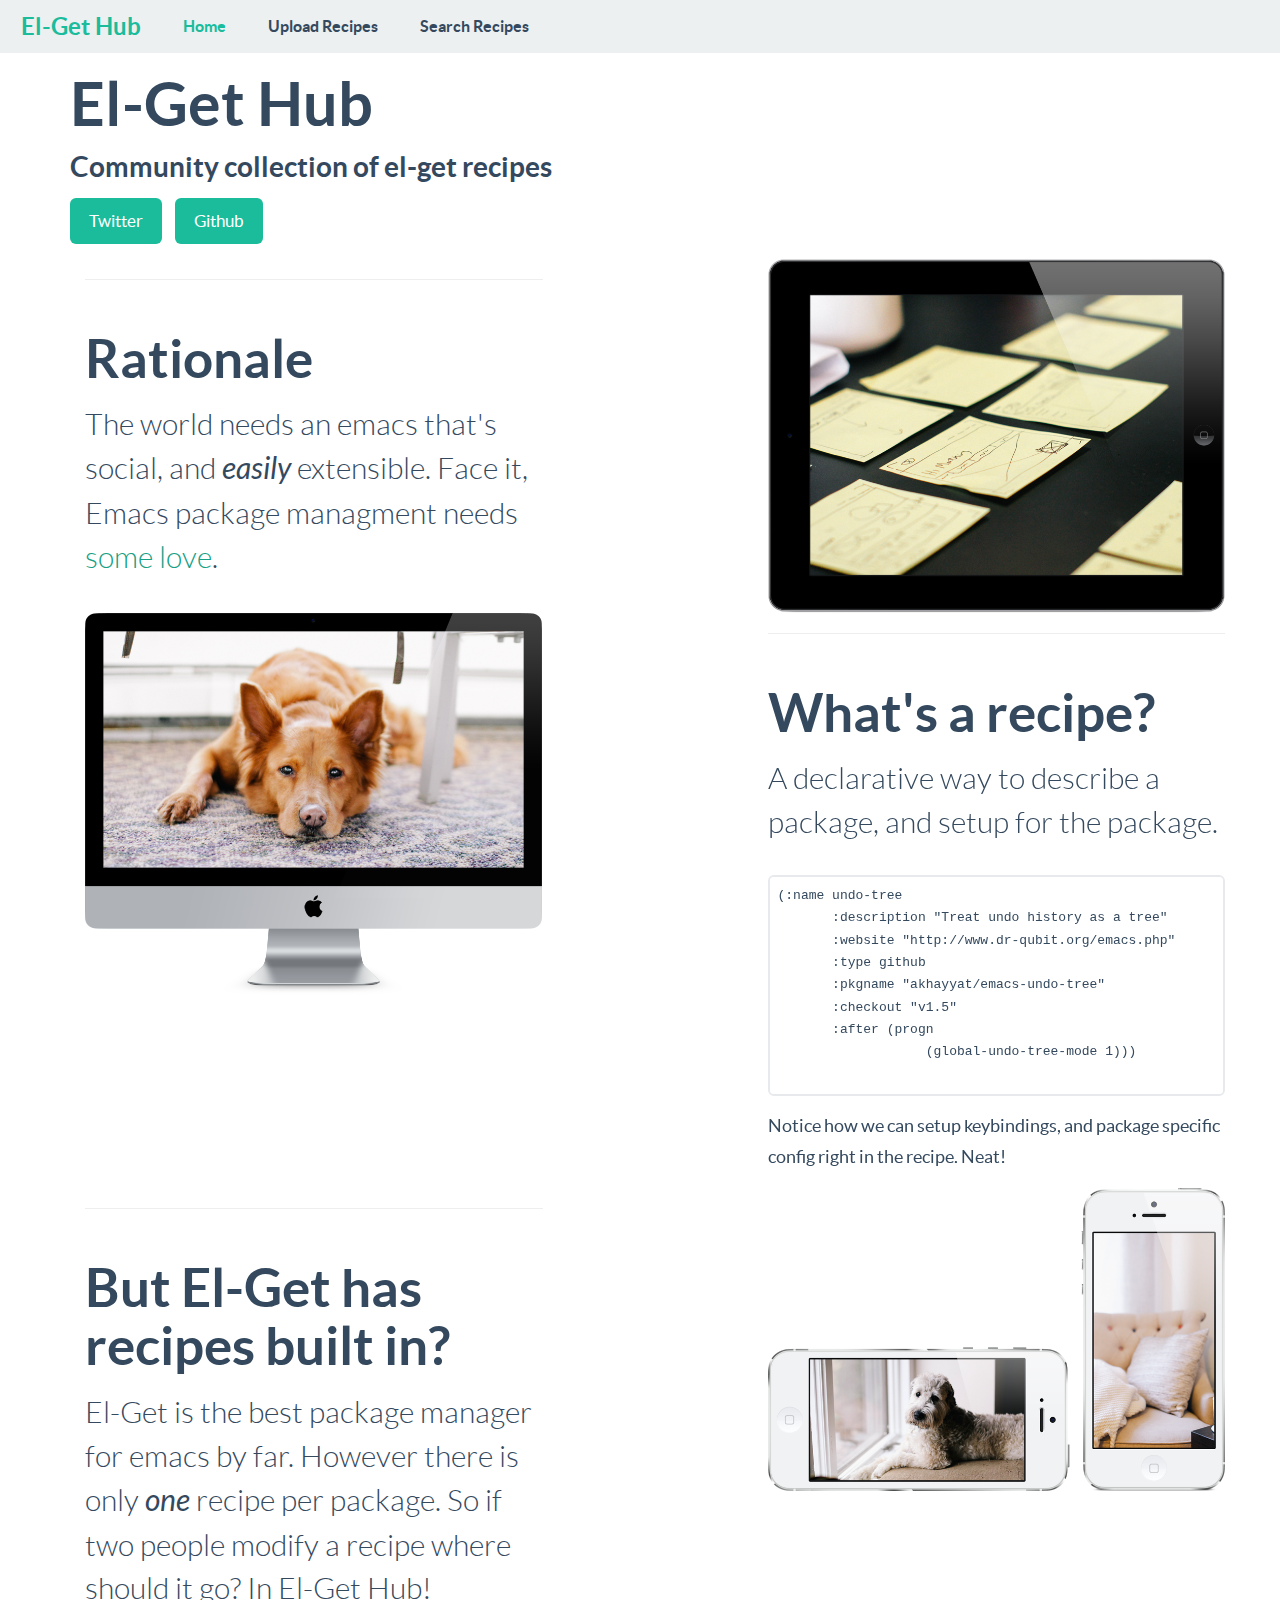
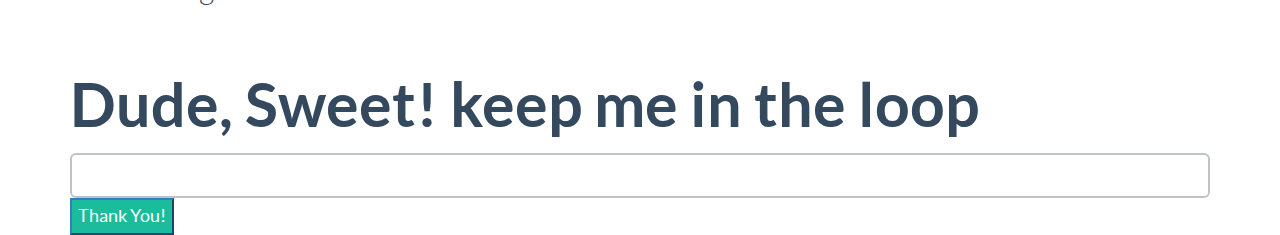
<file: resources/public/home.html>
<!DOCTYPE html>
<html lang="en">
  <head>
    <meta charset="utf-8">
    <title>El-Get Hub</title>
    <meta name="viewport" content="width=device-width, initial-scale=1.0">
    <link href="bootstrap/css/bootstrap.css" rel="stylesheet">
    <link href="css/flat-ui.css" rel="stylesheet">
    <link rel="shortcut icon" href="images/favicon.ico">
    <!-- HTML5 shim, for IE6-8 support of HTML5 elements. All other JS at the end of file. -->
    <!--[if lt IE 9]>
        <script src="js/html5shiv.js"></script>
        <script src="js/respond.min.js"></script>
        <![endif]-->
  </head>
  <body>
    <nav class="navbar navbar-default navbar-fixed-top" role="navigation">
      <div class="navbar-header">
        <button type="button" class="navbar-toggle" data-toggle="collapse" data-target="#navbar-collapse-01">
          <span class="sr-only">Toggle navigation</span>
        </button>
        <a class="navbar-brand" href="/home.html">El-Get Hub</a>
      </div>
      <div class="collapse navbar-collapse" id="navbar-collapse-01">
        <ul class="nav navbar-nav">
          <li class="active"><a href="/home.html">Home</a></li>
          <li><a href="/recipe.html">Upload Recipes</a></li>
          <li><a href="/search.html">Search Recipes</a></li>
        </ul>
      </div><!-- /.navbar-collapse -->
    </nav><!-- /navbar -->
    <div class="container">
      <!-- start content -->
      <div class="row">
        <div class="col-lg-12">
          <h1 id="main-title">El-Get Hub</h1>
          <h5>Community collection of el-get recipes</h5>
          <ul class="list-inline intro-social-buttons">
            <li>
              <a href="https://twitter.com/elgethub" class="btn btn-default btn-lg btn-primary"><i class="fa fa-twitter fa-fw"></i> <span class="network-name">Twitter</span></a>
            </li>
            <li>
              <a href="https://github.com/escherize/el-get-hub" class="btn btn-default btn-lg btn-primary"><i class="fa fa-github fa-fw"></i> <span class="network-name">Github</span></a>
            </li>
          </ul>
          <div class="content-section-a">
            <div class="container">
              <div class="row">
                <div class="col-lg-5 col-sm-6">
                  <hr class="section-heading-spacer"/>
                  <div class="clearfix"></div>
                  <h2 class="section-heading">
                    Rationale
                  </h2>
                  <p class="lead">
                    The world needs an emacs that's social, and <em>easily</em> extensible. Face it, Emacs package managment needs <a href="http://batsov.com/articles/2012/02/19/package-management-in-emacs-the-good-the-bad-and-the-ugly/">some love</a>.
                    <!-- Use one file to hold your recipes,<br> or split however you like. -->
                  </p>
                </div>
                <div class="col-lg-5 col-lg-offset-2 col-sm-6">
                  <img class="img-responsive" src="img/ipad.png" alt=""/>
                </div>
              </div>
            </div>
            <!-- /.container -->
          </div>
          <!-- /.content-section-a -->
          <div class="content-section-b">
            <div class="container">
              <div class="row">
                <div class="col-lg-5 col-lg-offset-1 col-sm-push-6  col-sm-6">
                  <hr class="section-heading-spacer"/>
                  <div class="clearfix"></div>
                  <h2 class="section-heading">
                    What's a recipe?
                  </h2>
                  <p class="lead">
										A declarative way to describe a package, and setup for the package.
                   <pre>
(:name undo-tree
       :description "Treat undo history as a tree"
       :website "http://www.dr-qubit.org/emacs.php"
       :type github
       :pkgname "akhayyat/emacs-undo-tree"
       :checkout "v1.5"
       :after (progn
                   (global-undo-tree-mode 1)))
									 </pre>
									 Notice how we can setup keybindings, and package specific config right in the recipe. Neat!
                  </p>
                </div>
                <div class="col-lg-5 col-sm-pull-6  col-sm-6">
                  <img class="img-responsive" src="img/dog.png" alt=""/>
                </div>
              </div>
            </div>
            <!-- /.container -->
          </div>
          <!-- /.content-section-b -->
          <div class="content-section-a">
            <div class="container">
              <div class="row">
                <div class="col-lg-5 col-sm-6">
                  <hr class="section-heading-spacer"/>
                  <div class="clearfix"></div>
                  <h2 class="section-heading">
                    But El-Get has recipes built in?
                  </h2>
                  <p class="lead">
										El-Get is the best package manager for emacs by far. However there is only <em>one</em> recipe per package. So if two people modify a recipe where should it go?  In El-Get Hub!
                  </p>
                </div>
                <div class="col-lg-5 col-lg-offset-2 col-sm-6">
                  <img class="img-responsive" src="img/phones.png" alt=""/>
                </div>
              </div>
            </div>
          </div>
        </div>
      </div>
      <h1>Dude, Sweet! keep me in the loop</h1>
      <form action="/" method="post">
        <row>
          <input type="email" name="email" class="form-control input-lg"/>
          <input type="submit" value="Thank You!" class="btn-huge btn-primary"/>
        </row>
      </form>
    </div>
</div>
<!-- End Content ===============================================-->
<!-- Load JS here for greater good =============================-->
<script src="js/jquery-1.8.3.min.js"></script>
<script src="js/jquery-ui-1.10.3.custom.min.js"></script>
<script src="js/jquery.ui.touch-punch.min.js"></script>
<script src="js/bootstrap.min.js"></script>
<script src="js/bootstrap-select.js"></script>
<script src="js/bootstrap-switch.js"></script>
<script src="js/flatui-checkbox.js"></script>
<script src="js/flatui-radio.js"></script>
<script src="js/jquery.tagsinput.js"></script>
<script src="js/jquery.placeholder.js"></script>
</body>
</html>
</file>
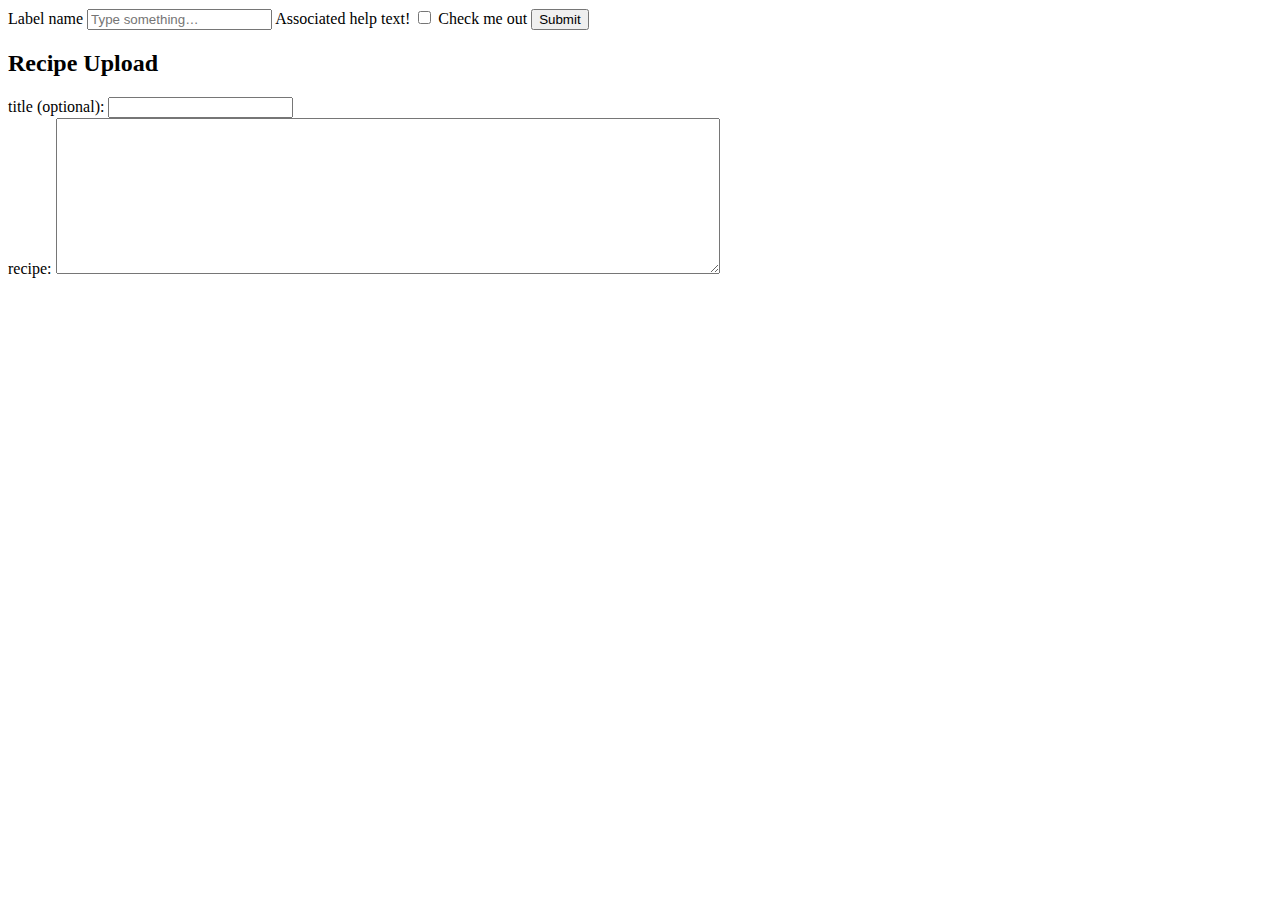
<file: resources/public/upload.html>
<!DOCTYPE html> 
<html lang="en"> 
<head> 
<meta charset="utf-8"> 
<title>Recipe Upload</title> 
<link href="" rel="stylesheet">
</head>
<body>
<form class="well">
  <label>Label name</label>
  <input type="text" class="span3" placeholder="Type something…">
  <span class="help-inline">Associated help text!</span>
  <label class="checkbox">
    <input type="checkbox"> Check me out
  </label>
  <button type="submit" class="btn">Submit</button>
</form>
</body>
</html>
            

<html>
  <container>
    <form method="post" action="/upload">
      <h2>Recipe Upload</h2>
      <row>
        <label>title (optional):
          <input type="text" name="title"/>
        </label>
      </row>
    </br>
    <row>
      <label>recipe:
        <textarea cols="80" rows="10" type="text" name="recipe">
        </textarea>
      </label>
      <row>
    </form>
  </container>
</html>
</file>
<file: resources/public/bootstrap/css/prettify.css>
.com { color: #93a1a1; }
.lit { color: #195f91; }
.pun, .opn, .clo { color: #93a1a1; }
.fun { color: #dc322f; }
.str, .atv { color: #D14; }
.kwd, .prettyprint .tag { color: #1e347b; }
.typ, .atn, .dec, .var { color: teal; }
.pln { color: #48484c; }

.prettyprint {
  padding: 8px;
  background-color: #f7f7f9;
  border: 1px solid #e1e1e8;
}
.prettyprint.linenums {
  -webkit-box-shadow: inset 40px 0 0 #fbfbfc, inset 41px 0 0 #ececf0;
     -moz-box-shadow: inset 40px 0 0 #fbfbfc, inset 41px 0 0 #ececf0;
          box-shadow: inset 40px 0 0 #fbfbfc, inset 41px 0 0 #ececf0;
}

/* Specify class=linenums on a pre to get line numbering */
ol.linenums {
  margin: 0 0 0 33px; /* IE indents via margin-left */
}
ol.linenums li {
  padding-left: 12px;
  color: #bebec5;
  line-height: 20px;
  text-shadow: 0 1px 0 #fff;
}
</file>
<file: resources/public/css/flat-ui.css>
@font-face {
  font-family: 'Lato';
  src: url('../fonts/lato/lato-black.eot');
  src: url('../fonts/lato/lato-black.eot?#iefix') format('embedded-opentype'), url('../fonts/lato/lato-black.woff') format('woff'), url('../fonts/lato/lato-black.ttf') format('truetype'), url('../fonts/lato/lato-black.svg#latoblack') format('svg');
  font-weight: 900;
  font-style: normal;
}
@font-face {
  font-family: 'Lato';
  src: url('../fonts/lato/lato-bold.eot');
  src: url('../fonts/lato/lato-bold.eot?#iefix') format('embedded-opentype'), url('../fonts/lato/lato-bold.woff') format('woff'), url('../fonts/lato/lato-bold.ttf') format('truetype'), url('../fonts/lato/lato-bold.svg#latobold') format('svg');
  font-weight: bold;
  font-style: normal;
}
@font-face {
  font-family: 'Lato';
  src: url('../fonts/lato/lato-bolditalic.eot');
  src: url('../fonts/lato/lato-bolditalic.eot?#iefix') format('embedded-opentype'), url('../fonts/lato/lato-bolditalic.woff') format('woff'), url('../fonts/lato/lato-bolditalic.ttf') format('truetype'), url('../fonts/lato/lato-bolditalic.svg#latobold-italic') format('svg');
  font-weight: bold;
  font-style: italic;
}
@font-face {
  font-family: 'Lato';
  src: url('../fonts/lato/lato-italic.eot');
  src: url('../fonts/lato/lato-italic.eot?#iefix') format('embedded-opentype'), url('../fonts/lato/lato-italic.woff') format('woff'), url('../fonts/lato/lato-italic.ttf') format('truetype'), url('../fonts/lato/lato-italic.svg#latoitalic') format('svg');
  font-weight: normal;
  font-style: italic;
}
@font-face {
  font-family: 'Lato';
  src: url('../fonts/lato/lato-light.eot');
  src: url('../fonts/lato/lato-light.eot?#iefix') format('embedded-opentype'), url('../fonts/lato/lato-light.woff') format('woff'), url('../fonts/lato/lato-light.ttf') format('truetype'), url('../fonts/lato/lato-light.svg#latolight') format('svg');
  font-weight: 300;
  font-style: normal;
}
@font-face {
  font-family: 'Lato';
  src: url('../fonts/lato/lato-regular.eot');
  src: url('../fonts/lato/lato-regular.eot?#iefix') format('embedded-opentype'), url('../fonts/lato/lato-regular.woff') format('woff'), url('../fonts/lato/lato-regular.ttf') format('truetype'), url('../fonts/lato/lato-regular.svg#latoregular') format('svg');
  font-weight: normal;
  font-style: normal;
}
@font-face {
  font-family: "Flat-UI-Icons";
  src: url('../fonts/flat-ui-icons-regular.eot');
  src: url('../fonts/flat-ui-icons-regular.eot?#iefix') format('embedded-opentype'), url('../fonts/flat-ui-icons-regular.woff') format('woff'), url('../fonts/flat-ui-icons-regular.ttf') format('truetype'), url('../fonts/flat-ui-icons-regular.svg#flat-ui-icons-regular') format('svg');
  font-weight: normal;
  font-style: normal;
}
/* Use the following CSS code if you want to use data attributes for inserting your icons */
[data-icon]:before {
  font-family: 'Flat-UI-Icons';
  content: attr(data-icon);
  speak: none;
  font-weight: normal;
  font-variant: normal;
  text-transform: none;
  -webkit-font-smoothing: antialiased;
  -moz-osx-font-smoothing: grayscale;
}
/* Use the following CSS code if you want to have a class per icon */
/*
Instead of a list of all class selectors,
you can use the generic selector below, but it's slower:
[class*="fui-"] {
*/
.fui-arrow-right,
.fui-arrow-left,
.fui-cmd,
.fui-check-inverted,
.fui-heart,
.fui-location,
.fui-plus,
.fui-check,
.fui-cross,
.fui-list,
.fui-new,
.fui-video,
.fui-photo,
.fui-volume,
.fui-time,
.fui-eye,
.fui-chat,
.fui-search,
.fui-user,
.fui-mail,
.fui-lock,
.fui-gear,
.fui-radio-unchecked,
.fui-radio-checked,
.fui-checkbox-unchecked,
.fui-checkbox-checked,
.fui-calendar-solid,
.fui-pause,
.fui-play,
.fui-check-inverted-2 {
  display: inline-block;
  font-family: 'Flat-UI-Icons';
  speak: none;
  font-style: normal;
  font-weight: normal;
  font-variant: normal;
  text-transform: none;
  -webkit-font-smoothing: antialiased;
  -moz-osx-font-smoothing: grayscale;
}
.fui-arrow-right:before {
  content: "\e02c";
}
.fui-arrow-left:before {
  content: "\e02d";
}
.fui-cmd:before {
  content: "\e02f";
}
.fui-check-inverted:before {
  content: "\e006";
}
.fui-heart:before {
  content: "\e007";
}
.fui-location:before {
  content: "\e008";
}
.fui-plus:before {
  content: "\e009";
}
.fui-check:before {
  content: "\e00a";
}
.fui-cross:before {
  content: "\e00b";
}
.fui-list:before {
  content: "\e00c";
}
.fui-new:before {
  content: "\e00d";
}
.fui-video:before {
  content: "\e00e";
}
.fui-photo:before {
  content: "\e00f";
}
.fui-volume:before {
  content: "\e010";
}
.fui-time:before {
  content: "\e011";
}
.fui-eye:before {
  content: "\e012";
}
.fui-chat:before {
  content: "\e013";
}
.fui-search:before {
  content: "\e01c";
}
.fui-user:before {
  content: "\e01d";
}
.fui-mail:before {
  content: "\e01e";
}
.fui-lock:before {
  content: "\e01f";
}
.fui-gear:before {
  content: "\e024";
}
.fui-radio-unchecked:before {
  content: "\e02b";
}
.fui-radio-checked:before {
  content: "\e032";
}
.fui-checkbox-unchecked:before {
  content: "\e033";
}
.fui-checkbox-checked:before {
  content: "\e034";
}
.fui-calendar-solid:before {
  content: "\e022";
}
.fui-pause:before {
  content: "\e03b";
}
.fui-play:before {
  content: "\e03c";
}
.fui-check-inverted-2:before {
  content: "\e000";
}
.dropdown-arrow-inverse {
  border-bottom-color: #34495e !important;
  border-top-color: #34495e !important;
}
body {
  font-family: "Lato", Helvetica, Arial, sans-serif;
  font-size: 18px;
  line-height: 1.72222;
  color: #34495e;
  background-color: #ffffff;
}
a {
  color: #16a085;
  text-decoration: none;
  -webkit-transition: 0.25s;
  transition: 0.25s;
}
a:hover,
a:focus {
  color: #1abc9c;
  text-decoration: none;
}
a:focus {
  outline: none;
}
.img-rounded {
  border-radius: 6px;
}
.img-thumbnail {
  padding: 4px;
  line-height: 1.72222;
  background-color: #ffffff;
  border: 2px solid #bdc3c7;
  border-radius: 6px;
  -webkit-transition: all 0.25s ease-in-out;
  transition: all 0.25s ease-in-out;
  display: inline-block;
  max-width: 100%;
  height: auto;
}
.img-comment {
  font-size: 15px;
  line-height: 1.2;
  font-style: italic;
  margin: 24px 0;
}
h1,
h2,
h3,
h4,
h5,
h6,
.h1,
.h2,
.h3,
.h4,
.h5,
.h6 {
  font-family: inherit;
  font-weight: 700;
  line-height: 1.1;
  color: inherit;
}
h1 small,
h2 small,
h3 small,
h4 small,
h5 small,
h6 small,
.h1 small,
.h2 small,
.h3 small,
.h4 small,
.h5 small,
.h6 small {
  color: #e7e9ec;
}
h1,
h2,
h3 {
  margin-top: 30px;
  margin-bottom: 15px;
}
h4,
h5,
h6 {
  margin-top: 15px;
  margin-bottom: 15px;
}
h6 {
  font-weight: normal;
}
h1,
.h1 {
  font-size: 61px;
}
h2,
.h2 {
  font-size: 53px;
}
h3,
.h3 {
  font-size: 40px;
}
h4,
.h4 {
  font-size: 29px;
}
h5,
.h5 {
  font-size: 28px;
}
h6,
.h6 {
  font-size: 24px;
}
p {
  font-size: 18px;
  line-height: 1.72222;
  margin: 0 0 15px;
}
.lead {
  margin-bottom: 30px;
  font-size: 28px;
  line-height: 1.46428571;
  font-weight: 300;
}
@media (min-width: 768px) {
  .lead {
    font-size: 30.006px;
  }
}
small,
.small {
  font-size: 83%;
  line-height: 2.067;
}
.text-muted {
  color: #bdc3c7;
}
.text-inverse {
  color: #ffffff;
}
.text-primary {
  color: #1abc9c;
}
a.text-primary:hover {
  color: #15967d;
}
.text-warning {
  color: #f1c40f;
}
a.text-warning:hover {
  color: #c19d0c;
}
.text-danger {
  color: #e74c3c;
}
a.text-danger:hover {
  color: #b93d30;
}
.text-success {
  color: #2ecc71;
}
a.text-success:hover {
  color: #25a35a;
}
.text-info {
  color: #3498db;
}
a.text-info:hover {
  color: #2a7aaf;
}
.bg-primary {
  color: #ffffff;
  background-color: #34495e;
}
a.bg-primary:hover {
  background-color: #222f3d;
}
.bg-success {
  background-color: #dff0d8;
}
a.bg-success:hover {
  background-color: #c1e2b3;
}
.bg-info {
  background-color: #d9edf7;
}
a.bg-info:hover {
  background-color: #afd9ee;
}
.bg-warning {
  background-color: #fcf8e3;
}
a.bg-warning:hover {
  background-color: #f7ecb5;
}
.bg-danger {
  background-color: #f2dede;
}
a.bg-danger:hover {
  background-color: #e4b9b9;
}
.page-header {
  padding-bottom: 14px;
  margin: 60px 0 30px;
  border-bottom: 1px solid #e7e9ec;
}
ul,
ol {
  margin-bottom: 15px;
}
dl {
  margin-bottom: 30px;
}
dt,
dd {
  line-height: 1.72222;
}
@media (min-width: 768px) {
  .dl-horizontal dt {
    width: 160px;
  }
  .dl-horizontal dd {
    margin-left: 180px;
  }
}
abbr[title],
abbr[data-original-title] {
  border-bottom: 1px dotted #bdc3c7;
}
blockquote {
  border-left: 3px solid #e7e9ec;
  padding: 0 0 0 16px;
  margin: 0 0 30px;
}
blockquote p {
  font-size: 20px;
  line-height: 1.55;
  font-weight: normal;
  margin-bottom: .4em;
}
blockquote small,
blockquote .small {
  font-size: 18px;
  line-height: 1.72222;
  font-style: italic;
  color: inherit;
}
blockquote small:before,
blockquote .small:before {
  content: "";
}
blockquote.pull-right {
  padding-right: 16px;
  padding-left: 0;
  border-right: 3px solid #e7e9ec;
  border-left: 0;
}
blockquote.pull-right small:after {
  content: "";
}
address {
  margin-bottom: 30px;
  line-height: 1.72222;
}
code,
kbd,
pre,
samp {
  font-family: Monaco, Menlo, Consolas, "Courier New", monospace;
}
code {
  padding: 2px 6px;
  font-size: 85%;
  color: #c7254e;
  background-color: #f9f2f4;
  border-radius: 4px;
}
kbd {
  padding: 2px 6px;
  font-size: 85%;
  color: #ffffff;
  background-color: #34495e;
  border-radius: 4px;
  box-shadow: none;
}
pre {
  padding: 8px;
  margin: 0 0 15px;
  font-size: 13px;
  line-height: 1.72222;
  color: inherit;
  background-color: #ffffff;
  border: 2px solid #e7e9ec;
  border-radius: 6px;
  white-space: pre;
}
.pre-scrollable {
  max-height: 340px;
}
.thumbnail {
  display: block;
  padding: 4px;
  margin-bottom: 5px;
  line-height: 1.72222;
  background-color: #ffffff;
  border: 2px solid #bdc3c7;
  border-radius: 6px;
  -webkit-transition: all 0.25s ease-in-out;
  transition: all 0.25s ease-in-out;
}
.thumbnail > img,
.thumbnail a > img {
  display: block;
  max-width: 100%;
  height: auto;
  margin-left: auto;
  margin-right: auto;
}
a.thumbnail:hover,
a.thumbnail:focus,
a.thumbnail.active {
  border-color: #16a085;
}
.thumbnail .caption {
  padding: 9px;
  color: #34495e;
}
.btn {
  border: none;
  font-size: 15px;
  font-weight: normal;
  line-height: 1.4;
  border-radius: 4px;
  padding: 10px 15px;
  -webkit-font-smoothing: subpixel-antialiased;
  -webkit-transition: border .25s linear, color .25s linear, background-color .25s linear;
  transition: border .25s linear, color .25s linear, background-color .25s linear;
}
.btn:hover,
.btn:focus {
  outline: none;
  color: #ffffff;
}
.btn:active,
.btn.active {
  outline: none;
  -webkit-box-shadow: none;
  box-shadow: none;
}
.btn.disabled,
.btn[disabled],
fieldset[disabled] .btn {
  background-color: #bdc3c7;
  color: rgba(255, 255, 255, 0.75);
  opacity: 0.7;
  filter: alpha(opacity=70);
}
.btn > [class^="fui-"] {
  margin: 0 1px;
  position: relative;
  line-height: 1;
  top: 1px;
}
.btn-xs.btn > [class^="fui-"] {
  font-size: 11px;
  top: 0;
}
.btn-hg.btn > [class^="fui-"] {
  top: 2px;
}
.btn-default {
  color: #ffffff;
  background-color: #bdc3c7;
}
.btn-default:hover,
.btn-default:focus,
.btn-default:active,
.btn-default.active,
.open .dropdown-toggle.btn-default {
  color: #ffffff;
  background-color: #cacfd2;
  border-color: #cacfd2;
}
.btn-default:active,
.btn-default.active,
.open .dropdown-toggle.btn-default {
  background: #a1a6a9;
  border-color: #a1a6a9;
}
.btn-default.disabled,
.btn-default[disabled],
fieldset[disabled] .btn-default,
.btn-default.disabled:hover,
.btn-default[disabled]:hover,
fieldset[disabled] .btn-default:hover,
.btn-default.disabled:focus,
.btn-default[disabled]:focus,
fieldset[disabled] .btn-default:focus,
.btn-default.disabled:active,
.btn-default[disabled]:active,
fieldset[disabled] .btn-default:active,
.btn-default.disabled.active,
.btn-default[disabled].active,
fieldset[disabled] .btn-default.active {
  background-color: #bdc3c7;
  border-color: #bdc3c7;
}
.btn-primary {
  color: #ffffff;
  background-color: #1abc9c;
}
.btn-primary:hover,
.btn-primary:focus,
.btn-primary:active,
.btn-primary.active,
.open .dropdown-toggle.btn-primary {
  color: #ffffff;
  background-color: #48c9b0;
  border-color: #48c9b0;
}
.btn-primary:active,
.btn-primary.active,
.open .dropdown-toggle.btn-primary {
  background: #16a085;
  border-color: #16a085;
}
.btn-primary.disabled,
.btn-primary[disabled],
fieldset[disabled] .btn-primary,
.btn-primary.disabled:hover,
.btn-primary[disabled]:hover,
fieldset[disabled] .btn-primary:hover,
.btn-primary.disabled:focus,
.btn-primary[disabled]:focus,
fieldset[disabled] .btn-primary:focus,
.btn-primary.disabled:active,
.btn-primary[disabled]:active,
fieldset[disabled] .btn-primary:active,
.btn-primary.disabled.active,
.btn-primary[disabled].active,
fieldset[disabled] .btn-primary.active {
  background-color: #1abc9c;
  border-color: #1abc9c;
}
.btn-info {
  color: #ffffff;
  background-color: #3498db;
}
.btn-info:hover,
.btn-info:focus,
.btn-info:active,
.btn-info.active,
.open .dropdown-toggle.btn-info {
  color: #ffffff;
  background-color: #5dade2;
  border-color: #5dade2;
}
.btn-info:active,
.btn-info.active,
.open .dropdown-toggle.btn-info {
  background: #2c81ba;
  border-color: #2c81ba;
}
.btn-info.disabled,
.btn-info[disabled],
fieldset[disabled] .btn-info,
.btn-info.disabled:hover,
.btn-info[disabled]:hover,
fieldset[disabled] .btn-info:hover,
.btn-info.disabled:focus,
.btn-info[disabled]:focus,
fieldset[disabled] .btn-info:focus,
.btn-info.disabled:active,
.btn-info[disabled]:active,
fieldset[disabled] .btn-info:active,
.btn-info.disabled.active,
.btn-info[disabled].active,
fieldset[disabled] .btn-info.active {
  background-color: #3498db;
  border-color: #3498db;
}
.btn-danger {
  color: #ffffff;
  background-color: #e74c3c;
}
.btn-danger:hover,
.btn-danger:focus,
.btn-danger:active,
.btn-danger.active,
.open .dropdown-toggle.btn-danger {
  color: #ffffff;
  background-color: #ec7063;
  border-color: #ec7063;
}
.btn-danger:active,
.btn-danger.active,
.open .dropdown-toggle.btn-danger {
  background: #c44133;
  border-color: #c44133;
}
.btn-danger.disabled,
.btn-danger[disabled],
fieldset[disabled] .btn-danger,
.btn-danger.disabled:hover,
.btn-danger[disabled]:hover,
fieldset[disabled] .btn-danger:hover,
.btn-danger.disabled:focus,
.btn-danger[disabled]:focus,
fieldset[disabled] .btn-danger:focus,
.btn-danger.disabled:active,
.btn-danger[disabled]:active,
fieldset[disabled] .btn-danger:active,
.btn-danger.disabled.active,
.btn-danger[disabled].active,
fieldset[disabled] .btn-danger.active {
  background-color: #e74c3c;
  border-color: #e74c3c;
}
.btn-success {
  color: #ffffff;
  background-color: #2ecc71;
}
.btn-success:hover,
.btn-success:focus,
.btn-success:active,
.btn-success.active,
.open .dropdown-toggle.btn-success {
  color: #ffffff;
  background-color: #58d68d;
  border-color: #58d68d;
}
.btn-success:active,
.btn-success.active,
.open .dropdown-toggle.btn-success {
  background: #27ad60;
  border-color: #27ad60;
}
.btn-success.disabled,
.btn-success[disabled],
fieldset[disabled] .btn-success,
.btn-success.disabled:hover,
.btn-success[disabled]:hover,
fieldset[disabled] .btn-success:hover,
.btn-success.disabled:focus,
.btn-success[disabled]:focus,
fieldset[disabled] .btn-success:focus,
.btn-success.disabled:active,
.btn-success[disabled]:active,
fieldset[disabled] .btn-success:active,
.btn-success.disabled.active,
.btn-success[disabled].active,
fieldset[disabled] .btn-success.active {
  background-color: #2ecc71;
  border-color: #2ecc71;
}
.btn-warning {
  color: #ffffff;
  background-color: #f1c40f;
}
.btn-warning:hover,
.btn-warning:focus,
.btn-warning:active,
.btn-warning.active,
.open .dropdown-toggle.btn-warning {
  color: #ffffff;
  background-color: #f5d313;
  border-color: #f5d313;
}
.btn-warning:active,
.btn-warning.active,
.open .dropdown-toggle.btn-warning {
  background: #cda70d;
  border-color: #cda70d;
}
.btn-warning.disabled,
.btn-warning[disabled],
fieldset[disabled] .btn-warning,
.btn-warning.disabled:hover,
.btn-warning[disabled]:hover,
fieldset[disabled] .btn-warning:hover,
.btn-warning.disabled:focus,
.btn-warning[disabled]:focus,
fieldset[disabled] .btn-warning:focus,
.btn-warning.disabled:active,
.btn-warning[disabled]:active,
fieldset[disabled] .btn-warning:active,
.btn-warning.disabled.active,
.btn-warning[disabled].active,
fieldset[disabled] .btn-warning.active {
  background-color: #f1c40f;
  border-color: #f1c40f;
}
.btn-inverse {
  color: #ffffff;
  background-color: #34495e;
}
.btn-inverse:hover,
.btn-inverse:focus,
.btn-inverse:active,
.btn-inverse.active,
.open .dropdown-toggle.btn-inverse {
  color: #ffffff;
  background-color: #415b76;
  border-color: #415b76;
}
.btn-inverse:active,
.btn-inverse.active,
.open .dropdown-toggle.btn-inverse {
  background: #2c3e50;
  border-color: #2c3e50;
}
.btn-inverse.disabled,
.btn-inverse[disabled],
fieldset[disabled] .btn-inverse,
.btn-inverse.disabled:hover,
.btn-inverse[disabled]:hover,
fieldset[disabled] .btn-inverse:hover,
.btn-inverse.disabled:focus,
.btn-inverse[disabled]:focus,
fieldset[disabled] .btn-inverse:focus,
.btn-inverse.disabled:active,
.btn-inverse[disabled]:active,
fieldset[disabled] .btn-inverse:active,
.btn-inverse.disabled.active,
.btn-inverse[disabled].active,
fieldset[disabled] .btn-inverse.active {
  background-color: #34495e;
  border-color: #34495e;
}
.btn-embossed {
  -webkit-box-shadow: inset 0 -2px 0 rgba(0, 0, 0, 0.15);
  box-shadow: inset 0 -2px 0 rgba(0, 0, 0, 0.15);
}
.btn-embossed.active,
.btn-embossed:active {
  -webkit-box-shadow: inset 0 2px 0 rgba(0, 0, 0, 0.15);
  box-shadow: inset 0 2px 0 rgba(0, 0, 0, 0.15);
}
.btn-wide {
  min-width: 140px;
  padding-left: 30px;
  padding-right: 30px;
}
.btn-link {
  color: #16a085;
}
.btn-link:hover,
.btn-link:focus {
  color: #1abc9c;
  text-decoration: underline;
  background-color: transparent;
}
.btn-link[disabled]:hover,
fieldset[disabled] .btn-link:hover,
.btn-link[disabled]:focus,
fieldset[disabled] .btn-link:focus {
  color: #bdc3c7;
  text-decoration: none;
}
.btn-hg {
  padding: 13px 20px;
  font-size: 22px;
  line-height: 1.227;
  border-radius: 6px;
}
.btn-lg {
  padding: 10px 19px;
  font-size: 17px;
  line-height: 1.471;
  border-radius: 6px;
}
.btn-sm {
  padding: 9px 13px;
  font-size: 13px;
  line-height: 1.385;
  border-radius: 4px;
}
.btn-xs {
  padding: 6px 9px;
  font-size: 12px;
  line-height: 1.083;
  border-radius: 3px;
}
.btn-tip {
  font-weight: 300;
  padding-left: 10px;
  font-size: 92%;
}
.btn-block {
  white-space: normal;
}
.btn-default .caret {
  border-top-color: #ffffff;
}
.btn-primary .caret,
.btn-success .caret,
.btn-warning .caret,
.btn-danger .caret,
.btn-info .caret {
  border-top-color: #ffffff;
}
.dropup .btn-default .caret {
  border-bottom-color: #ffffff;
}
.dropup .btn-primary .caret,
.dropup .btn-success .caret,
.dropup .btn-warning .caret,
.dropup .btn-danger .caret,
.dropup .btn-info .caret {
  border-bottom-color: #ffffff;
}
.btn-group-xs > .btn {
  padding: 6px 9px;
  font-size: 12px;
  line-height: 1.083;
  border-radius: 3px;
}
.btn-group-sm > .btn {
  padding: 9px 13px;
  font-size: 13px;
  line-height: 1.385;
  border-radius: 4px;
}
.btn-group-lg > .btn {
  padding: 10px 19px;
  font-size: 17px;
  line-height: 1.471;
  border-radius: 6px;
}
.btn-group-gh > .btn {
  padding: 13px 20px;
  font-size: 22px;
  line-height: 1.227;
  border-radius: 6px;
}
.btn-group > .btn + .btn {
  margin-left: 0;
}
.btn-group > .btn + .dropdown-toggle {
  border-left: 2px solid rgba(52, 73, 94, 0.15);
  padding-left: 12px;
  padding-right: 12px;
}
.btn-group > .btn + .dropdown-toggle .caret {
  margin-left: 3px;
  margin-right: 3px;
}
.btn-group > .btn.btn-gh + .dropdown-toggle .caret {
  margin-left: 7px;
  margin-right: 7px;
}
.btn-group > .btn.btn-sm + .dropdown-toggle .caret {
  margin-left: 0;
  margin-right: 0;
}
.dropdown-toggle .caret {
  margin-left: 8px;
}
.btn-group > .btn,
.btn-group > .dropdown-menu,
.btn-group > .popover {
  font-weight: 400;
}
.btn-group:focus .dropdown-toggle {
  outline: none;
  -webkit-transition: 0.25s;
  transition: 0.25s;
}
.btn-group.open .dropdown-toggle {
  color: rgba(255, 255, 255, 0.75);
  -webkit-box-shadow: none;
  box-shadow: none;
}
.btn-toolbar .btn.active {
  color: #ffffff;
}
.btn-toolbar .btn > [class^="fui-"] {
  font-size: 16px;
  margin: 0 1px;
}
.caret {
  border-width: 8px 6px;
  border-bottom-color: #34495e;
  border-top-color: #34495e;
  border-style: solid;
  border-bottom-style: none;
  -webkit-transition: 0.25s;
  transition: 0.25s;
  -webkit-transform: scale(1.001);
  -ms-transform: scale(1.001);
  transform: scale(1.001);
}
.dropup .caret,
.dropup .btn-lg .caret,
.navbar-fixed-bottom .dropdown .caret {
  border-bottom-width: 8px;
}
.btn-lg .caret {
  border-top-width: 8px;
  border-right-width: 6px;
  border-left-width: 6px;
}
.select {
  display: inline-block;
  margin-bottom: 10px;
}
[class*="span"] > .select[class*="span"] {
  margin-left: 0;
}
.select[class*="span"] .btn {
  width: 100%;
}
.select.select-block {
  display: block;
  float: none;
  margin-left: 0;
  width: auto;
}
.select.select-block:before,
.select.select-block:after {
  content: " ";
  /* 1 */

  display: table;
  /* 2 */

}
.select.select-block:after {
  clear: both;
}
.select.select-block .btn {
  width: 100%;
}
.select.select-block .dropdown-menu {
  width: 100%;
}
.select .btn {
  width: 220px;
}
.select .btn.btn-hg .filter-option {
  left: 20px;
  right: 40px;
  top: 13px;
}
.select .btn.btn-hg .caret {
  right: 20px;
}
.select .btn.btn-lg .filter-option {
  left: 18px;
  right: 38px;
}
.select .btn.btn-sm .filter-option {
  left: 13px;
  right: 33px;
}
.select .btn.btn-sm .caret {
  right: 13px;
}
.select .btn.btn-xs .filter-option {
  left: 13px;
  right: 33px;
  top: 5px;
}
.select .btn.btn-xs .caret {
  right: 13px;
}
.select .btn .filter-option {
  height: 26px;
  left: 13px;
  overflow: hidden;
  position: absolute;
  right: 33px;
  text-align: left;
  top: 10px;
}
.select .btn .caret {
  position: absolute;
  right: 16px;
  top: 50%;
  margin-top: -3px;
}
.select .btn .dropdown-toggle {
  border-radius: 6px;
}
.select .btn .dropdown-menu {
  min-width: 100%;
}
.select .btn .dropdown-menu dt {
  cursor: default;
  display: block;
  padding: 3px 20px;
}
.select .btn .dropdown-menu li:not(.disabled) > a:hover small {
  color: rgba(255, 255, 255, 0.004);
}
.select .btn .dropdown-menu li > a {
  min-height: 20px;
}
.select .btn .dropdown-menu li > a.opt {
  padding-left: 35px;
}
.select .btn .dropdown-menu li small {
  padding-left: .5em;
}
.select .btn .dropdown-menu li > dt small {
  font-weight: normal;
}
.select .btn > .disabled,
.select .btn .dropdown-menu li.disabled > a {
  cursor: default;
}
.select .caret {
  border-bottom-color: #ffffff;
  border-top-color: #ffffff;
}
legend {
  display: block;
  width: 100%;
  padding: 0;
  margin-bottom: 15px;
  font-size: 24px;
  line-height: inherit;
  color: inherit;
  border-bottom: none;
}
textarea {
  font-size: 20px;
  line-height: 24px;
  padding: 5px 11px;
}
input[type="search"] {
  -webkit-appearance: none !important;
}
label {
  font-weight: normal;
  font-size: 15px;
  line-height: 2.4;
}
.form-control:-moz-placeholder {
  color: #b2bcc5;
}
.form-control::-moz-placeholder {
  color: #b2bcc5;
  opacity: 1;
}
.form-control:-ms-input-placeholder {
  color: #b2bcc5;
}
.form-control::-webkit-input-placeholder {
  color: #b2bcc5;
}
.form-control.placeholder {
  color: #b2bcc5;
}
.form-control {
  border: 2px solid #bdc3c7;
  color: #34495e;
  font-family: "Lato", Helvetica, Arial, sans-serif;
  font-size: 15px;
  line-height: 1.467;
  padding: 8px 12px;
  height: 42px;
  -webkit-appearance: none;
  border-radius: 6px;
  -webkit-box-shadow: none;
  box-shadow: none;
  -webkit-transition: border .25s linear, color .25s linear, background-color .25s linear;
  transition: border .25s linear, color .25s linear, background-color .25s linear;
}
.form-group.focus .form-control,
.form-control:focus {
  border-color: #1abc9c;
  outline: 0;
  -webkit-box-shadow: none;
  box-shadow: none;
}
.form-control[disabled],
.form-control[readonly],
fieldset[disabled] .form-control {
  background-color: #f4f6f6;
  border-color: #d5dbdb;
  color: #d5dbdb;
  cursor: default;
  opacity: 0.7;
  filter: alpha(opacity=70);
}
.form-control.flat {
  border-color: transparent;
}
.form-control.flat:hover {
  border-color: #bdc3c7;
}
.form-control.flat:focus {
  border-color: #1abc9c;
}
.input-sm {
  height: 35px;
  padding: 6px 10px;
  font-size: 13px;
  line-height: 1.462;
  border-radius: 6px;
}
select.input-sm {
  height: 35px;
  line-height: 35px;
}
textarea.input-sm,
select[multiple].input-sm {
  height: auto;
}
.input-lg {
  height: 45px;
  padding: 10px 15px;
  font-size: 17px;
  line-height: 1.235;
  border-radius: 6px;
}
select.input-lg {
  height: 45px;
  line-height: 45px;
}
textarea.input-lg,
select[multiple].input-lg {
  height: auto;
}
.input-hg {
  height: 53px;
  padding: 10px 16px;
  font-size: 22px;
  line-height: 1.318;
  border-radius: 6px;
}
select.input-hg {
  height: 53px;
  line-height: 53px;
}
textarea.input-hg,
select[multiple].input-hg {
  height: auto;
}
.has-warning .help-block,
.has-warning .control-label,
.has-warning .radio,
.has-warning .checkbox,
.has-warning .radio-inline,
.has-warning .checkbox-inline {
  color: #f1c40f;
}
.has-warning .form-control {
  color: #f1c40f;
  border-color: #f1c40f;
  -webkit-box-shadow: none;
  box-shadow: none;
}
.has-warning .form-control:-moz-placeholder {
  color: #f1c40f;
}
.has-warning .form-control::-moz-placeholder {
  color: #f1c40f;
  opacity: 1;
}
.has-warning .form-control:-ms-input-placeholder {
  color: #f1c40f;
}
.has-warning .form-control::-webkit-input-placeholder {
  color: #f1c40f;
}
.has-warning .form-control.placeholder {
  color: #f1c40f;
}
.has-warning .form-control:focus {
  border-color: #f1c40f;
  -webkit-box-shadow: none;
  box-shadow: none;
}
.has-warning .input-group-addon {
  color: #f1c40f;
  border-color: #f1c40f;
  background-color: #ffffff;
}
.has-error .help-block,
.has-error .control-label,
.has-error .radio,
.has-error .checkbox,
.has-error .radio-inline,
.has-error .checkbox-inline {
  color: #e74c3c;
}
.has-error .form-control {
  color: #e74c3c;
  border-color: #e74c3c;
  -webkit-box-shadow: none;
  box-shadow: none;
}
.has-error .form-control:-moz-placeholder {
  color: #e74c3c;
}
.has-error .form-control::-moz-placeholder {
  color: #e74c3c;
  opacity: 1;
}
.has-error .form-control:-ms-input-placeholder {
  color: #e74c3c;
}
.has-error .form-control::-webkit-input-placeholder {
  color: #e74c3c;
}
.has-error .form-control.placeholder {
  color: #e74c3c;
}
.has-error .form-control:focus {
  border-color: #e74c3c;
  -webkit-box-shadow: none;
  box-shadow: none;
}
.has-error .input-group-addon {
  color: #e74c3c;
  border-color: #e74c3c;
  background-color: #ffffff;
}
.has-success .help-block,
.has-success .control-label,
.has-success .radio,
.has-success .checkbox,
.has-success .radio-inline,
.has-success .checkbox-inline {
  color: #2ecc71;
}
.has-success .form-control {
  color: #2ecc71;
  border-color: #2ecc71;
  -webkit-box-shadow: none;
  box-shadow: none;
}
.has-success .form-control:-moz-placeholder {
  color: #2ecc71;
}
.has-success .form-control::-moz-placeholder {
  color: #2ecc71;
  opacity: 1;
}
.has-success .form-control:-ms-input-placeholder {
  color: #2ecc71;
}
.has-success .form-control::-webkit-input-placeholder {
  color: #2ecc71;
}
.has-success .form-control.placeholder {
  color: #2ecc71;
}
.has-success .form-control:focus {
  border-color: #2ecc71;
  -webkit-box-shadow: none;
  box-shadow: none;
}
.has-success .input-group-addon {
  color: #2ecc71;
  border-color: #2ecc71;
  background-color: #ffffff;
}
.help-block {
  font-size: 15px;
  margin-bottom: 5px;
  color: inherit;
}
.form-group {
  position: relative;
  margin-bottom: 20px;
}
.form-horizontal .control-label,
.form-horizontal .radio,
.form-horizontal .checkbox,
.form-horizontal .radio-inline,
.form-horizontal .checkbox-inline {
  margin-top: 0;
  margin-bottom: 0;
  padding-top: 6px;
}
.form-horizontal .form-group {
  margin-left: -15px;
  margin-right: -15px;
}
.form-horizontal .form-group:before,
.form-horizontal .form-group:after {
  content: " ";
  /* 1 */

  display: table;
  /* 2 */

}
.form-horizontal .form-group:after {
  clear: both;
}
.form-horizontal .form-control-static {
  padding-top: 6px;
}
.form-group {
  position: relative;
}
.form-control + .input-icon {
  position: absolute;
  top: 2px;
  right: 2px;
  line-height: 37px;
  vertical-align: middle;
  font-size: 20px;
  color: #b2bcc5;
  background-color: #ffffff;
  padding: 0 12px 0 0;
  border-radius: 6px;
}
.input-hg + .input-icon {
  line-height: 49px;
  padding: 0 16px 0 0;
}
.input-lg + .input-icon {
  line-height: 41px;
  padding: 0 15px 0 0;
}
.input-sm + .input-icon {
  font-size: 18px;
  line-height: 30px;
  padding: 0 10px 0 0;
}
.has-success .input-icon {
  color: #2ecc71;
}
.has-warning .input-icon {
  color: #f1c40f;
}
.has-error .input-icon {
  color: #e74c3c;
}
.form-control[disabled] + .input-icon,
.form-control[readonly] + .input-icon,
fieldset[disabled] .form-control + .input-icon,
.form-control.disabled + .input-icon {
  color: #d5dbdb;
  background-color: transparent;
  opacity: 0.7;
  filter: alpha(opacity=70);
}
.input-group-hg > .form-control,
.input-group-hg > .input-group-addon,
.input-group-hg > .input-group-btn > .btn {
  height: 53px;
  padding: 10px 16px;
  font-size: 22px;
  line-height: 1.318;
  border-radius: 6px;
}
select.input-group-hg > .form-control,
select.input-group-hg > .input-group-addon,
select.input-group-hg > .input-group-btn > .btn {
  height: 53px;
  line-height: 53px;
}
textarea.input-group-hg > .form-control,
textarea.input-group-hg > .input-group-addon,
textarea.input-group-hg > .input-group-btn > .btn,
select[multiple].input-group-hg > .form-control,
select[multiple].input-group-hg > .input-group-addon,
select[multiple].input-group-hg > .input-group-btn > .btn {
  height: auto;
}
.input-group-lg > .form-control,
.input-group-lg > .input-group-addon,
.input-group-lg > .input-group-btn > .btn {
  height: 45px;
  padding: 10px 15px;
  font-size: 17px;
  line-height: 1.235;
  border-radius: 6px;
}
select.input-group-lg > .form-control,
select.input-group-lg > .input-group-addon,
select.input-group-lg > .input-group-btn > .btn {
  height: 45px;
  line-height: 45px;
}
textarea.input-group-lg > .form-control,
textarea.input-group-lg > .input-group-addon,
textarea.input-group-lg > .input-group-btn > .btn,
select[multiple].input-group-lg > .form-control,
select[multiple].input-group-lg > .input-group-addon,
select[multiple].input-group-lg > .input-group-btn > .btn {
  height: auto;
}
.input-group-sm > .form-control,
.input-group-sm > .input-group-addon,
.input-group-sm > .input-group-btn > .btn {
  height: 35px;
  padding: 6px 10px;
  font-size: 13px;
  line-height: 1.462;
  border-radius: 6px;
}
select.input-group-sm > .form-control,
select.input-group-sm > .input-group-addon,
select.input-group-sm > .input-group-btn > .btn {
  height: 35px;
  line-height: 35px;
}
textarea.input-group-sm > .form-control,
textarea.input-group-sm > .input-group-addon,
textarea.input-group-sm > .input-group-btn > .btn,
select[multiple].input-group-sm > .form-control,
select[multiple].input-group-sm > .input-group-addon,
select[multiple].input-group-sm > .input-group-btn > .btn {
  height: auto;
}
.input-group-addon {
  padding: 10px 12px;
  font-size: 15px;
  color: #ffffff;
  text-align: center;
  background-color: #bdc3c7;
  border: 1px solid #bdc3c7;
  border-radius: 6px;
  -webkit-transition: border .25s linear, color .25s linear, background-color .25s linear;
  transition: border .25s linear, color .25s linear, background-color .25s linear;
}
.input-group-hg .input-group-addon,
.input-group-lg .input-group-addon,
.input-group-sm .input-group-addon {
  line-height: 1;
}
.input-group .form-control:first-child,
.input-group-addon:first-child,
.input-group-btn:first-child > .btn,
.input-group-btn:first-child > .dropdown-toggle,
.input-group-btn:last-child > .btn:not(:last-child):not(.dropdown-toggle) {
  border-bottom-right-radius: 0;
  border-top-right-radius: 0;
}
.input-group .form-control:last-child,
.input-group-addon:last-child,
.input-group-btn:last-child > .btn,
.input-group-btn:last-child > .dropdown-toggle,
.input-group-btn:first-child > .btn:not(:first-child) {
  border-bottom-left-radius: 0;
  border-top-left-radius: 0;
}
.form-group.focus .input-group-addon,
.input-group.focus .input-group-addon {
  background-color: #1abc9c;
  border-color: #1abc9c;
}
.form-group.focus .input-group-btn > .btn-default + .btn-default,
.input-group.focus .input-group-btn > .btn-default + .btn-default {
  border-left-color: #16a085;
}
.form-group.focus .input-group-btn .btn,
.input-group.focus .input-group-btn .btn {
  border-color: #1abc9c;
  background-color: #ffffff;
  color: #1abc9c;
}
.form-group.focus .input-group-btn .btn-default,
.input-group.focus .input-group-btn .btn-default {
  color: #ffffff;
  background-color: #1abc9c;
}
.form-group.focus .input-group-btn .btn-default:hover,
.input-group.focus .input-group-btn .btn-default:hover,
.form-group.focus .input-group-btn .btn-default:focus,
.input-group.focus .input-group-btn .btn-default:focus,
.form-group.focus .input-group-btn .btn-default:active,
.input-group.focus .input-group-btn .btn-default:active,
.form-group.focus .input-group-btn .btn-default.active,
.input-group.focus .input-group-btn .btn-default.active,
.open .dropdown-toggle.form-group.focus .input-group-btn .btn-default,
.open .dropdown-toggle.input-group.focus .input-group-btn .btn-default {
  color: #ffffff;
  background-color: #48c9b0;
  border-color: #48c9b0;
}
.form-group.focus .input-group-btn .btn-default:active,
.input-group.focus .input-group-btn .btn-default:active,
.form-group.focus .input-group-btn .btn-default.active,
.input-group.focus .input-group-btn .btn-default.active,
.open .dropdown-toggle.form-group.focus .input-group-btn .btn-default,
.open .dropdown-toggle.input-group.focus .input-group-btn .btn-default {
  background: #16a085;
  border-color: #16a085;
}
.form-group.focus .input-group-btn .btn-default.disabled,
.input-group.focus .input-group-btn .btn-default.disabled,
.form-group.focus .input-group-btn .btn-default[disabled],
.input-group.focus .input-group-btn .btn-default[disabled],
fieldset[disabled] .form-group.focus .input-group-btn .btn-default,
fieldset[disabled] .input-group.focus .input-group-btn .btn-default,
.form-group.focus .input-group-btn .btn-default.disabled:hover,
.input-group.focus .input-group-btn .btn-default.disabled:hover,
.form-group.focus .input-group-btn .btn-default[disabled]:hover,
.input-group.focus .input-group-btn .btn-default[disabled]:hover,
fieldset[disabled] .form-group.focus .input-group-btn .btn-default:hover,
fieldset[disabled] .input-group.focus .input-group-btn .btn-default:hover,
.form-group.focus .input-group-btn .btn-default.disabled:focus,
.input-group.focus .input-group-btn .btn-default.disabled:focus,
.form-group.focus .input-group-btn .btn-default[disabled]:focus,
.input-group.focus .input-group-btn .btn-default[disabled]:focus,
fieldset[disabled] .form-group.focus .input-group-btn .btn-default:focus,
fieldset[disabled] .input-group.focus .input-group-btn .btn-default:focus,
.form-group.focus .input-group-btn .btn-default.disabled:active,
.input-group.focus .input-group-btn .btn-default.disabled:active,
.form-group.focus .input-group-btn .btn-default[disabled]:active,
.input-group.focus .input-group-btn .btn-default[disabled]:active,
fieldset[disabled] .form-group.focus .input-group-btn .btn-default:active,
fieldset[disabled] .input-group.focus .input-group-btn .btn-default:active,
.form-group.focus .input-group-btn .btn-default.disabled.active,
.input-group.focus .input-group-btn .btn-default.disabled.active,
.form-group.focus .input-group-btn .btn-default[disabled].active,
.input-group.focus .input-group-btn .btn-default[disabled].active,
fieldset[disabled] .form-group.focus .input-group-btn .btn-default.active,
fieldset[disabled] .input-group.focus .input-group-btn .btn-default.active {
  background-color: #1abc9c;
  border-color: #1abc9c;
}
.input-group-btn .btn {
  background-color: #ffffff;
  border: 2px solid #bdc3c7;
  color: #bdc3c7;
  line-height: 18px;
}
.input-group-btn .btn-default {
  color: #ffffff;
  background-color: #bdc3c7;
}
.input-group-btn .btn-default:hover,
.input-group-btn .btn-default:focus,
.input-group-btn .btn-default:active,
.input-group-btn .btn-default.active,
.open .dropdown-toggle.input-group-btn .btn-default {
  color: #ffffff;
  background-color: #cacfd2;
  border-color: #cacfd2;
}
.input-group-btn .btn-default:active,
.input-group-btn .btn-default.active,
.open .dropdown-toggle.input-group-btn .btn-default {
  background: #a1a6a9;
  border-color: #a1a6a9;
}
.input-group-btn .btn-default.disabled,
.input-group-btn .btn-default[disabled],
fieldset[disabled] .input-group-btn .btn-default,
.input-group-btn .btn-default.disabled:hover,
.input-group-btn .btn-default[disabled]:hover,
fieldset[disabled] .input-group-btn .btn-default:hover,
.input-group-btn .btn-default.disabled:focus,
.input-group-btn .btn-default[disabled]:focus,
fieldset[disabled] .input-group-btn .btn-default:focus,
.input-group-btn .btn-default.disabled:active,
.input-group-btn .btn-default[disabled]:active,
fieldset[disabled] .input-group-btn .btn-default:active,
.input-group-btn .btn-default.disabled.active,
.input-group-btn .btn-default[disabled].active,
fieldset[disabled] .input-group-btn .btn-default.active {
  background-color: #bdc3c7;
  border-color: #bdc3c7;
}
.input-group-hg .input-group-btn .btn {
  line-height: 31px;
}
.input-group-lg .input-group-btn .btn {
  line-height: 21px;
}
.input-group-sm .input-group-btn .btn {
  line-height: 19px;
}
.input-group-btn:first-child > .btn {
  border-right-width: 0;
  margin-right: -2px;
}
.input-group-btn:last-child > .btn {
  border-left-width: 0;
  margin-left: -2px;
}
.input-group-btn > .btn-default + .btn-default {
  border-left: 2px solid #bdc3c7;
}
.input-group-btn > .btn:first-child + .btn .caret {
  margin-left: 0;
}
.input-group-rounded .input-group-btn + .form-control,
.input-group-rounded .input-group-btn:last-child .btn {
  border-bottom-right-radius: 20px;
  border-top-right-radius: 20px;
}
.input-group-hg.input-group-rounded .input-group-btn + .form-control,
.input-group-hg.input-group-rounded .input-group-btn:last-child .btn {
  border-bottom-right-radius: 27px;
  border-top-right-radius: 27px;
}
.input-group-lg.input-group-rounded .input-group-btn + .form-control,
.input-group-lg.input-group-rounded .input-group-btn:last-child .btn {
  border-bottom-right-radius: 25px;
  border-top-right-radius: 25px;
}
.input-group-rounded .form-control:first-child,
.input-group-rounded .input-group-btn:first-child .btn {
  border-bottom-left-radius: 20px;
  border-top-left-radius: 20px;
}
.input-group-hg.input-group-rounded .form-control:first-child,
.input-group-hg.input-group-rounded .input-group-btn:first-child .btn {
  border-bottom-left-radius: 27px;
  border-top-left-radius: 27px;
}
.input-group-lg.input-group-rounded .form-control:first-child,
.input-group-lg.input-group-rounded .input-group-btn:first-child .btn {
  border-bottom-left-radius: 25px;
  border-top-left-radius: 25px;
}
.input-group-rounded .input-group-btn + .form-control {
  padding-left: 0;
}
.checkbox,
.radio {
  margin-bottom: 12px;
  padding-left: 32px;
  position: relative;
  -webkit-transition: color 0.25s linear;
  transition: color 0.25s linear;
  font-size: 14px;
  line-height: 1.5;
}
.checkbox input,
.radio input {
  outline: none !important;
  display: none;
}
.checkbox .icons,
.radio .icons {
  color: #bdc3c7;
  display: block;
  height: 20px;
  left: 0;
  position: absolute;
  top: 0;
  width: 20px;
  text-align: center;
  line-height: 21px;
  font-size: 20px;
  cursor: pointer;
  -webkit-transition: color 0.25s linear;
  transition: color 0.25s linear;
}
.checkbox .icons .first-icon,
.radio .icons .first-icon,
.checkbox .icons .second-icon,
.radio .icons .second-icon {
  display: inline-table;
  position: absolute;
  left: 0;
  top: 0;
  background-color: transparent;
  margin: 0;
  opacity: 1;
  filter: alpha(opacity=100);
}
.checkbox .icons .second-icon,
.radio .icons .second-icon {
  opacity: 0;
  filter: alpha(opacity=0);
}
.checkbox:hover,
.radio:hover {
  -webkit-transition: color 0.25s linear;
  transition: color 0.25s linear;
}
.checkbox:hover .first-icon,
.radio:hover .first-icon {
  opacity: 0;
  filter: alpha(opacity=0);
}
.checkbox:hover .second-icon,
.radio:hover .second-icon {
  opacity: 1;
  filter: alpha(opacity=100);
}
.checkbox.checked,
.radio.checked {
  color: #1abc9c;
}
.checkbox.checked .first-icon,
.radio.checked .first-icon {
  opacity: 0;
  filter: alpha(opacity=0);
}
.checkbox.checked .second-icon,
.radio.checked .second-icon {
  opacity: 1;
  filter: alpha(opacity=100);
  color: #1abc9c;
  -webkit-transition: color 0.25s linear;
  transition: color 0.25s linear;
}
.checkbox.disabled,
.radio.disabled {
  cursor: default;
  color: #e6e8ea;
}
.checkbox.disabled .icons,
.radio.disabled .icons {
  color: #e6e8ea;
}
.checkbox.disabled .first-icon,
.radio.disabled .first-icon {
  opacity: 1;
  filter: alpha(opacity=100);
}
.checkbox.disabled .second-icon,
.radio.disabled .second-icon {
  opacity: 0;
  filter: alpha(opacity=0);
}
.checkbox.disabled.checked .icons,
.radio.disabled.checked .icons {
  color: #e6e8ea;
}
.checkbox.disabled.checked .first-icon,
.radio.disabled.checked .first-icon {
  opacity: 0;
  filter: alpha(opacity=0);
}
.checkbox.disabled.checked .second-icon,
.radio.disabled.checked .second-icon {
  opacity: 1;
  filter: alpha(opacity=100);
  color: #e6e8ea;
}
.checkbox.primary .icons,
.radio.primary .icons {
  color: #34495e;
}
.checkbox.primary.checked,
.radio.primary.checked {
  color: #1abc9c;
}
.checkbox.primary.checked .icons,
.radio.primary.checked .icons {
  color: #1abc9c;
}
.checkbox.primary.disabled,
.radio.primary.disabled {
  cursor: default;
  color: #bdc3c7;
}
.checkbox.primary.disabled .icons,
.radio.primary.disabled .icons {
  color: #bdc3c7;
}
.checkbox.primary.disabled.checked .icons,
.radio.primary.disabled.checked .icons {
  color: #bdc3c7;
}
.radio + .radio,
.checkbox + .checkbox {
  margin-top: 10px;
}
.navbar {
  font-size: 16px;
  min-height: 53px;
  margin-bottom: 30px;
  border: none;
  border-radius: 6px;
}
@media (min-width: 768px) {
  .navbar-header {
    float: left;
  }
}
.navbar-collapse {
  box-shadow: none;
  padding-right: 21px;
  padding-left: 21px;
}
@media (min-width: 768px) {
  .navbar-collapse .navbar-nav.navbar-left:first-child {
    margin-left: -21px;
  }
  .navbar-collapse .navbar-nav.navbar-left:first-child > li:first-child a {
    border-bottom-left-radius: 6px;
    border-top-left-radius: 6px;
  }
  .navbar-collapse .navbar-nav.navbar-right:last-child {
    margin-right: -21px;
  }
  .navbar > .container .navbar-collapse .navbar-nav.navbar-right:last-child {
    margin-right: -36px;
  }
  .navbar-collapse .navbar-nav.navbar-right:last-child > .dropdown:last-child > a {
    border-radius: 0 6px 6px 0;
  }
  .navbar-collapse .navbar-form.navbar-right:last-child {
    margin-right: -17px;
  }
  .navbar-fixed-top .navbar-collapse .navbar-form.navbar-right:last-child,
  .navbar-fixed-bottom .navbar-collapse .navbar-form.navbar-right:last-child {
    margin-right: 0;
  }
}
@media (max-width: 767px) {
  .navbar-collapse .navbar-nav.navbar-right:last-child {
    margin-bottom: 3px;
  }
}
.container > .navbar-header,
.container-fluid > .navbar-header,
.container > .navbar-collapse,
.container-fluid > .navbar-collapse {
  margin-right: -21px;
  margin-left: -21px;
}
@media (min-width: 768px) {
  .container > .navbar-header,
  .container-fluid > .navbar-header,
  .container > .navbar-collapse,
  .container-fluid > .navbar-collapse {
    margin-right: 0;
    margin-left: 0;
  }
}
.navbar-static-top {
  z-index: 1000;
  border-width: 0;
  border-radius: 0;
}
.navbar-fixed-top,
.navbar-fixed-bottom {
  z-index: 1030;
  border-radius: 0;
}
.navbar-fixed-top {
  border-width: 0;
}
.navbar-fixed-bottom {
  margin-bottom: 0;
  border-width: 0;
}
.navbar-brand {
  font-size: 24px;
  line-height: 1.042;
  font-weight: 700;
  padding: 14px 21px;
}
.navbar-brand > [class*="fui-"] {
  font-size: 19px;
  line-height: 1.263;
  vertical-align: top;
}
@media (min-width: 768px) {
  .navbar > .container .navbar-brand,
  .navbar > .container-fluid .navbar-brand {
    margin-left: -21px;
  }
}
.navbar-toggle {
  border: none;
  color: #34495e;
  margin: 0 0 0 21px;
  padding: 0 21px;
  height: 53px;
  line-height: 53px;
}
.navbar-toggle:before {
  color: #16a085;
  content: "\e00c";
  font-family: "Flat-UI-Icons";
  font-size: 22px;
  font-style: normal;
  font-weight: normal;
  -webkit-font-smoothing: antialiased;
  -webkit-transition: color 0.25s linear;
  transition: color 0.25s linear;
}
.navbar-toggle:hover,
.navbar-toggle:focus {
  outline: none;
}
.navbar-toggle:hover:before,
.navbar-toggle:focus:before {
  color: #1abc9c;
}
.navbar-toggle .icon-bar {
  display: none;
}
@media (min-width: 768px) {
  .navbar-toggle {
    display: none;
  }
}
.navbar-nav {
  margin: 0;
}
.navbar-nav > li > a {
  font-size: 16px;
  padding: 15px 21px;
  line-height: 23px;
  font-weight: 700;
}
.navbar-nav .dropdown-toggle .caret {
  border-top-color: #16a085;
  border-bottom-color: #16a085;
  border-width: 8px 6px 0;
  margin-left: 12px;
}
.navbar-nav > li > a:hover,
.navbar-nav > li > a:focus,
.navbar-nav .open > a:focus,
.navbar-nav .open > a:hover {
  background-color: transparent;
}
.navbar-nav > li > a:hover .caret,
.navbar-nav > li > a:focus .caret,
.navbar-nav .open > a:focus .caret,
.navbar-nav .open > a:hover .caret {
  border-top-color: #1abc9c;
  border-bottom-color: #1abc9c;
}
.navbar-nav [class^="fui-"] {
  line-height: 20px;
  position: relative;
  top: 1px;
}
.navbar-nav .visible-sm > [class^="fui-"],
.navbar-nav .visible-xs > [class^="fui-"] {
  margin-left: 12px;
}
@media (max-width: 767px) {
  .navbar-nav {
    margin: 0 -21px;
  }
  .navbar-nav .open .dropdown-menu > li > a,
  .navbar-nav .open .dropdown-menu .dropdown-header {
    padding: 7px 15px 7px 31px !important;
  }
  .navbar-nav .open .dropdown-menu > li > a {
    line-height: 23px;
  }
  .navbar-nav > li > a {
    padding-top: 7px;
    padding-bottom: 7px;
  }
}
.navbar-input {
  height: 35px;
  padding: 5px 10px;
  font-size: 13px;
  line-height: 1.4;
  border-radius: 6px;
}
select.navbar-input {
  height: 35px;
  line-height: 35px;
}
textarea.navbar-input,
select[multiple].navbar-input {
  height: auto;
}
.navbar-form {
  -webkit-box-shadow: none;
  box-shadow: none;
  margin-top: 0;
  margin-bottom: 0;
  padding-right: 19px;
  padding-left: 19px;
  padding-top: 9px;
  padding-bottom: 9px;
}
@media (max-width: 767px) {
  .navbar-form .form-group {
    margin-bottom: 5px;
  }
}
@media (max-width: 767px) {
  .navbar-form {
    margin: 3px -21px;
    width: auto;
  }
}
@media (min-width: 768px) {
  .navbar-nav + .navbar-form.navbar-left,
  .navbar-form.navbar-right:last-child {
    width: 260px;
  }
}
.navbar-form .form-control,
.navbar-form .input-group-addon,
.navbar-form .btn {
  height: 35px;
  padding: 5px 10px;
  font-size: 13px;
  line-height: 1.4;
  border-radius: 6px;
}
select.navbar-form .form-control,
select.navbar-form .input-group-addon,
select.navbar-form .btn {
  height: 35px;
  line-height: 35px;
}
textarea.navbar-form .form-control,
textarea.navbar-form .input-group-addon,
textarea.navbar-form .btn,
select[multiple].navbar-form .form-control,
select[multiple].navbar-form .input-group-addon,
select[multiple].navbar-form .btn {
  height: auto;
}
.navbar-form .input-group .form-control:first-child,
.navbar-form .input-group-addon:first-child,
.navbar-form .input-group-btn:first-child > .btn,
.navbar-form .input-group-btn:first-child > .dropdown-toggle,
.navbar-form .input-group-btn:last-child > .btn:not(:last-child):not(.dropdown-toggle) {
  border-bottom-right-radius: 0;
  border-top-right-radius: 0;
}
.navbar-form .input-group .form-control:last-child,
.navbar-form .input-group-addon:last-child,
.navbar-form .input-group-btn:last-child > .btn,
.navbar-form .input-group-btn:last-child > .dropdown-toggle,
.navbar-form .input-group-btn:first-child > .btn:not(:first-child) {
  border-bottom-left-radius: 0;
  border-top-left-radius: 0;
}
.navbar-form .form-control {
  font-size: 15px;
  border-radius: 5px;
  display: table-cell;
}
.navbar-form .form-group + .btn {
  font-size: 15px;
  border-radius: 5px;
  margin-left: 4px;
}
@media (max-width: 767px) {
  .navbar-form .form-group {
    margin-bottom: 0;
  }
  .navbar-form .form-group + .btn {
    margin-top: 9px;
    margin-left: 0;
  }
}
.navbar-nav > li > .dropdown-menu {
  min-width: 100%;
  border-radius: 4px;
}
@media (max-width: 767px) {
  .navbar-nav > li > .dropdown-menu {
    -webkit-transition: all 0s;
    transition: all 0s;
    display: none;
  }
}
@media (max-width: 767px) {
  .navbar-nav > li.open > .dropdown-menu {
    margin-top: 0 !important;
    display: block;
  }
}
.navbar-fixed-bottom .navbar-nav > li > .dropdown-menu {
  border-bottom-right-radius: 4px;
  border-bottom-left-radius: 4px;
}
.navbar-nav > .open > .dropdown-toggle,
.navbar-nav > .open > .dropdown-toggle:focus,
.navbar-nav > .open > .dropdown-toggle:hover {
  background-color: transparent;
}
.navbar-text {
  font-size: 16px;
  line-height: 1.438;
  color: #34495e;
  margin-top: 0;
  margin-bottom: 0;
  padding-top: 15px;
  padding-bottom: 15px;
}
@media (min-width: 768px) {
  .navbar-text {
    margin-left: 21px;
    margin-right: 21px;
  }
  .navbar-text.navbar-right:last-child {
    margin-right: 0;
  }
}
.navbar-btn {
  margin-top: 6px;
  margin-bottom: 6px;
}
.navbar-btn.btn-sm {
  margin-top: 9px;
  margin-bottom: 8px;
}
.navbar-btn.btn-xs {
  margin-top: 14px;
  margin-bottom: 14px;
}
.navbar-unread,
.navbar-new {
  font-family: "Lato", Helvetica, Arial, sans-serif;
  background-color: #1abc9c;
  border-radius: 50%;
  color: #ffffff;
  font-size: 0;
  font-weight: 700;
  height: 6px;
  line-height: 1;
  position: absolute;
  right: 12px;
  text-align: center;
  top: 35%;
  width: 6px;
  z-index: 10;
}
@media (max-width: 768px) {
  .navbar-unread,
  .navbar-new {
    position: static;
    float: right;
    margin: 0 0 0 10px;
  }
}
.active .navbar-unread,
.active .navbar-new {
  background-color: #ffffff;
  display: none;
}
.navbar-new {
  background-color: #e74c3c;
  font-size: 12px;
  height: 18px;
  line-height: 17px;
  margin: -6px -10px;
  min-width: 18px;
  padding: 0 1px;
  width: auto;
  -webkit-font-smoothing: subpixel-antialiased;
}
.navbar-default {
  background-color: #ecf0f1;
}
.navbar-default .navbar-brand {
  color: #34495e;
}
.navbar-default .navbar-brand:hover,
.navbar-default .navbar-brand:focus {
  color: #1abc9c;
  background-color: transparent;
}
.navbar-default .navbar-toggle:before {
  color: #34495e;
}
.navbar-default .navbar-toggle:hover,
.navbar-default .navbar-toggle:focus {
  background-color: transparent;
}
.navbar-default .navbar-toggle:hover:before,
.navbar-default .navbar-toggle:focus:before {
  color: #1abc9c;
}
.navbar-default .navbar-collapse,
.navbar-default .navbar-form {
  border-color: #e5e9ea;
  border-width: 2px;
}
.navbar-default .navbar-nav > li > a {
  color: #34495e;
}
.navbar-default .navbar-nav > li > a:hover,
.navbar-default .navbar-nav > li > a:focus {
  color: #1abc9c;
  background-color: transparent;
}
.navbar-default .navbar-nav > .active > a,
.navbar-default .navbar-nav > .active > a:hover,
.navbar-default .navbar-nav > .active > a:focus {
  color: #1abc9c;
  background-color: transparent;
}
.navbar-default .navbar-nav > .disabled > a,
.navbar-default .navbar-nav > .disabled > a:hover,
.navbar-default .navbar-nav > .disabled > a:focus {
  color: #cccccc;
  background-color: transparent;
}
.navbar-default .navbar-nav > .dropdown > a .caret {
  border-top-color: #34495e;
  border-bottom-color: #34495e;
}
.navbar-default .navbar-nav > .active > a .caret {
  border-top-color: #1abc9c;
  border-bottom-color: #1abc9c;
}
.navbar-default .navbar-nav > .dropdown > a:hover .caret,
.navbar-default .navbar-nav > .dropdown > a:focus .caret {
  border-top-color: #1abc9c;
  border-bottom-color: #1abc9c;
}
.navbar-default .navbar-nav > .open > a,
.navbar-default .navbar-nav > .open > a:hover,
.navbar-default .navbar-nav > .open > a:focus {
  background-color: transparent;
  color: #1abc9c;
}
.navbar-default .navbar-nav > .open > a .caret,
.navbar-default .navbar-nav > .open > a:hover .caret,
.navbar-default .navbar-nav > .open > a:focus .caret {
  border-top-color: #1abc9c;
  border-bottom-color: #1abc9c;
}
@media (max-width: 767px) {
  .navbar-default .navbar-nav .open .dropdown-menu > li > a {
    color: #34495e;
  }
  .navbar-default .navbar-nav .open .dropdown-menu > li > a:hover,
  .navbar-default .navbar-nav .open .dropdown-menu > li > a:focus {
    color: #1abc9c;
    background-color: transparent;
  }
  .navbar-default .navbar-nav .open .dropdown-menu > .active > a,
  .navbar-default .navbar-nav .open .dropdown-menu > .active > a:hover,
  .navbar-default .navbar-nav .open .dropdown-menu > .active > a:focus {
    color: #1abc9c;
    background-color: transparent;
  }
  .navbar-default .navbar-nav .open .dropdown-menu > .disabled > a,
  .navbar-default .navbar-nav .open .dropdown-menu > .disabled > a:hover,
  .navbar-default .navbar-nav .open .dropdown-menu > .disabled > a:focus {
    color: #cccccc;
    background-color: transparent;
  }
}
.navbar-default .navbar-form .form-control {
  border-color: transparent;
}
.navbar-default .navbar-form .form-control:-moz-placeholder {
  color: #aeb6bf;
}
.navbar-default .navbar-form .form-control::-moz-placeholder {
  color: #aeb6bf;
  opacity: 1;
}
.navbar-default .navbar-form .form-control:-ms-input-placeholder {
  color: #aeb6bf;
}
.navbar-default .navbar-form .form-control::-webkit-input-placeholder {
  color: #aeb6bf;
}
.navbar-default .navbar-form .form-control.placeholder {
  color: #aeb6bf;
}
.navbar-default .navbar-form .form-control:focus {
  border-color: #1abc9c;
  color: #1abc9c;
}
.navbar-default .navbar-form .input-group-btn .btn {
  border-color: transparent;
  color: #919ba4;
}
.navbar-default .navbar-form .input-group.focus .form-control,
.navbar-default .navbar-form .input-group.focus .input-group-btn .btn {
  border-color: #1abc9c;
  color: #1abc9c;
}
.navbar-default .navbar-text {
  color: #34495e;
}
.navbar-default .navbar-text a {
  color: #34495e;
}
.navbar-default .navbar-text a:hover,
.navbar-default .navbar-text a:focus {
  color: #1abc9c;
}
.navbar-inverse {
  background-color: #34495e;
}
.navbar-inverse .navbar-brand {
  color: #ffffff;
}
.navbar-inverse .navbar-brand:hover,
.navbar-inverse .navbar-brand:focus {
  color: #1abc9c;
  background-color: transparent;
}
.navbar-inverse .navbar-toggle:before {
  color: #ffffff;
}
.navbar-inverse .navbar-toggle:hover,
.navbar-inverse .navbar-toggle:focus {
  background-color: transparent;
}
.navbar-inverse .navbar-toggle:hover:before,
.navbar-inverse .navbar-toggle:focus:before {
  color: #1abc9c;
}
.navbar-inverse .navbar-collapse {
  border-color: #2f4154;
  border-width: 2px;
}
.navbar-inverse .navbar-nav > li > a {
  color: #ffffff;
}
.navbar-inverse .navbar-nav > li > a:hover,
.navbar-inverse .navbar-nav > li > a:focus {
  color: #1abc9c;
  background-color: transparent;
}
.navbar-inverse .navbar-nav > .active > a,
.navbar-inverse .navbar-nav > .active > a:hover,
.navbar-inverse .navbar-nav > .active > a:focus {
  color: #ffffff;
  background-color: #1abc9c;
}
.navbar-inverse .navbar-nav > .disabled > a,
.navbar-inverse .navbar-nav > .disabled > a:hover,
.navbar-inverse .navbar-nav > .disabled > a:focus {
  color: #444444;
  background-color: transparent;
}
.navbar-inverse .navbar-nav > .dropdown > a:hover .caret,
.navbar-inverse .navbar-nav > .dropdown > a:focus .caret {
  border-top-color: #1abc9c;
  border-bottom-color: #1abc9c;
}
.navbar-inverse .navbar-nav > .open > a,
.navbar-inverse .navbar-nav > .open > a:hover,
.navbar-inverse .navbar-nav > .open > a:focus {
  background-color: #1abc9c;
  color: #ffffff;
  border-left-color: transparent;
}
.navbar-inverse .navbar-nav > .open > a .caret,
.navbar-inverse .navbar-nav > .open > a:hover .caret,
.navbar-inverse .navbar-nav > .open > a:focus .caret {
  border-top-color: #ffffff;
  border-bottom-color: #ffffff;
}
.navbar-inverse .navbar-nav > .dropdown > a .caret {
  border-top-color: #4b6075;
  border-bottom-color: #4b6075;
}
.navbar-inverse .navbar-nav > .open > .dropdown-arrow {
  border-top-color: #34495e;
  border-bottom-color: #34495e;
}
.navbar-inverse .navbar-nav > .open > .dropdown-menu {
  background-color: #34495e;
  padding: 3px 4px;
}
.navbar-inverse .navbar-nav > .open > .dropdown-menu > li > a {
  color: #e1e4e7;
  border-radius: 4px;
  padding: 6px 9px;
}
.navbar-inverse .navbar-nav > .open > .dropdown-menu > li > a:hover,
.navbar-inverse .navbar-nav > .open > .dropdown-menu > li > a:focus {
  color: #ffffff;
  background-color: #1abc9c;
}
.navbar-inverse .navbar-nav > .open > .dropdown-menu > .divider {
  background-color: #2f4154;
  height: 2px;
  margin-left: -4px;
  margin-right: -4px;
}
@media (max-width: 767px) {
  .navbar-inverse .navbar-nav > li > a {
    border-left-width: 0;
  }
  .navbar-inverse .navbar-nav .open .dropdown-menu > li > a {
    color: #ffffff;
  }
  .navbar-inverse .navbar-nav .open .dropdown-menu > li > a:hover,
  .navbar-inverse .navbar-nav .open .dropdown-menu > li > a:focus {
    color: #1abc9c;
    background-color: transparent;
  }
  .navbar-inverse .navbar-nav .open .dropdown-menu > .active > a,
  .navbar-inverse .navbar-nav .open .dropdown-menu > .active > a:hover,
  .navbar-inverse .navbar-nav .open .dropdown-menu > .active > a:focus {
    color: #ffffff;
    background-color: #1abc9c;
  }
  .navbar-inverse .navbar-nav .open .dropdown-menu > .disabled > a,
  .navbar-inverse .navbar-nav .open .dropdown-menu > .disabled > a:hover,
  .navbar-inverse .navbar-nav .open .dropdown-menu > .disabled > a:focus {
    color: #444444;
    background-color: transparent;
  }
  .navbar-inverse .navbar-nav .dropdown-menu .divider {
    background-color: #2f4154;
  }
}
.navbar-inverse .navbar-form .form-control {
  color: #536a81;
  border-color: transparent;
  background-color: #293a4a;
}
.navbar-inverse .navbar-form .form-control:-moz-placeholder {
  color: #536a81;
}
.navbar-inverse .navbar-form .form-control::-moz-placeholder {
  color: #536a81;
  opacity: 1;
}
.navbar-inverse .navbar-form .form-control:-ms-input-placeholder {
  color: #536a81;
}
.navbar-inverse .navbar-form .form-control::-webkit-input-placeholder {
  color: #536a81;
}
.navbar-inverse .navbar-form .form-control.placeholder {
  color: #536a81;
}
.navbar-inverse .navbar-form .form-control:focus {
  border-color: #1abc9c;
  color: #1abc9c;
}
.navbar-inverse .navbar-form .btn {
  color: #ffffff;
  background-color: #1abc9c;
}
.navbar-inverse .navbar-form .btn:hover,
.navbar-inverse .navbar-form .btn:focus,
.navbar-inverse .navbar-form .btn:active,
.navbar-inverse .navbar-form .btn.active,
.open .dropdown-toggle.navbar-inverse .navbar-form .btn {
  color: #ffffff;
  background-color: #48c9b0;
  border-color: #48c9b0;
}
.navbar-inverse .navbar-form .btn:active,
.navbar-inverse .navbar-form .btn.active,
.open .dropdown-toggle.navbar-inverse .navbar-form .btn {
  background: #16a085;
  border-color: #16a085;
}
.navbar-inverse .navbar-form .btn.disabled,
.navbar-inverse .navbar-form .btn[disabled],
fieldset[disabled] .navbar-inverse .navbar-form .btn,
.navbar-inverse .navbar-form .btn.disabled:hover,
.navbar-inverse .navbar-form .btn[disabled]:hover,
fieldset[disabled] .navbar-inverse .navbar-form .btn:hover,
.navbar-inverse .navbar-form .btn.disabled:focus,
.navbar-inverse .navbar-form .btn[disabled]:focus,
fieldset[disabled] .navbar-inverse .navbar-form .btn:focus,
.navbar-inverse .navbar-form .btn.disabled:active,
.navbar-inverse .navbar-form .btn[disabled]:active,
fieldset[disabled] .navbar-inverse .navbar-form .btn:active,
.navbar-inverse .navbar-form .btn.disabled.active,
.navbar-inverse .navbar-form .btn[disabled].active,
fieldset[disabled] .navbar-inverse .navbar-form .btn.active {
  background-color: #1abc9c;
  border-color: #1abc9c;
}
.navbar-inverse .navbar-form .input-group-btn .btn {
  border-color: transparent;
  background-color: #293a4a;
  color: #526a82;
}
.navbar-inverse .navbar-form .input-group.focus .form-control,
.navbar-inverse .navbar-form .input-group.focus .input-group-btn .btn {
  border-color: #1abc9c;
  color: #1abc9c;
}
@media (max-width: 767px) {
  .navbar-inverse .navbar-form {
    border-color: #2f4154;
    border-width: 2px 0;
  }
}
.navbar-inverse .navbar-text {
  color: #ffffff;
}
.navbar-inverse .navbar-text a {
  color: #ffffff;
}
.navbar-inverse .navbar-text a:hover,
.navbar-inverse .navbar-text a:focus {
  color: #1abc9c;
}
.navbar-inverse .navbar-btn {
  color: #ffffff;
  background-color: #1abc9c;
}
.navbar-inverse .navbar-btn:hover,
.navbar-inverse .navbar-btn:focus,
.navbar-inverse .navbar-btn:active,
.navbar-inverse .navbar-btn.active,
.open .dropdown-toggle.navbar-inverse .navbar-btn {
  color: #ffffff;
  background-color: #48c9b0;
  border-color: #48c9b0;
}
.navbar-inverse .navbar-btn:active,
.navbar-inverse .navbar-btn.active,
.open .dropdown-toggle.navbar-inverse .navbar-btn {
  background: #16a085;
  border-color: #16a085;
}
.navbar-inverse .navbar-btn.disabled,
.navbar-inverse .navbar-btn[disabled],
fieldset[disabled] .navbar-inverse .navbar-btn,
.navbar-inverse .navbar-btn.disabled:hover,
.navbar-inverse .navbar-btn[disabled]:hover,
fieldset[disabled] .navbar-inverse .navbar-btn:hover,
.navbar-inverse .navbar-btn.disabled:focus,
.navbar-inverse .navbar-btn[disabled]:focus,
fieldset[disabled] .navbar-inverse .navbar-btn:focus,
.navbar-inverse .navbar-btn.disabled:active,
.navbar-inverse .navbar-btn[disabled]:active,
fieldset[disabled] .navbar-inverse .navbar-btn:active,
.navbar-inverse .navbar-btn.disabled.active,
.navbar-inverse .navbar-btn[disabled].active,
fieldset[disabled] .navbar-inverse .navbar-btn.active {
  background-color: #1abc9c;
  border-color: #1abc9c;
}
@media (min-width: 768px) {
  .navbar-embossed > .navbar-collapse {
    border-radius: 6px;
    -webkit-box-shadow: inset 0 -2px 0 rgba(0, 0, 0, 0.15);
    box-shadow: inset 0 -2px 0 rgba(0, 0, 0, 0.15);
  }
  .navbar-embossed.navbar-inverse .navbar-nav .active > a,
  .navbar-embossed.navbar-inverse .navbar-nav .open > a {
    -webkit-box-shadow: inset 0 -2px 0 rgba(0, 0, 0, 0.15);
    box-shadow: inset 0 -2px 0 rgba(0, 0, 0, 0.15);
  }
}
.navbar-lg {
  min-height: 76px;
}
.navbar-lg .navbar-brand {
  line-height: 1;
  padding-top: 26px;
  padding-bottom: 26px;
}
.navbar-lg .navbar-brand > [class*="fui-"] {
  font-size: 24px;
  line-height: 1;
}
.navbar-lg .navbar-nav > li > a {
  font-size: 15px;
  line-height: 1.6;
}
@media (min-width: 768px) {
  .navbar-lg .navbar-nav > li > a {
    padding-top: 26px;
    padding-bottom: 26px;
  }
}
.navbar-lg .navbar-toggle {
  height: 76px;
  line-height: 76px;
}
.navbar-lg .navbar-form {
  padding-top: 20.5px;
  padding-bottom: 20.5px;
}
.navbar-lg .navbar-text {
  padding-top: 26.5px;
  padding-bottom: 26.5px;
}
.navbar-lg .navbar-btn {
  margin-top: 17.5px;
  margin-bottom: 17.5px;
}
.navbar-lg .navbar-btn.btn-sm {
  margin-top: 20.5px;
  margin-bottom: 20.5px;
}
.navbar-lg .navbar-btn.btn-xs {
  margin-top: 25.5px;
  margin-bottom: 25.5px;
}
.tagsinput {
  background: white;
  border: 2px solid #1abc9c;
  border-radius: 6px;
  height: 100px;
  margin-bottom: 18px;
  padding: 6px 1px 1px 6px;
  overflow-y: auto;
  text-align: left;
}
.tagsinput .tag {
  border-radius: 4px;
  background-color: #1abc9c;
  color: #ffffff;
  font-size: 14px;
  cursor: pointer;
  display: inline-block;
  margin-right: 5px;
  margin-bottom: 5px;
  overflow: hidden;
  line-height: 15px;
  padding: 6px 13px 8px 19px;
  position: relative;
  vertical-align: middle;
  -webkit-transition: 0.25s linear;
  transition: 0.25s linear;
}
.tagsinput .tag:hover {
  background-color: #16a085;
  color: #ffffff;
  padding-left: 12px;
  padding-right: 20px;
}
.tagsinput .tag:hover .tagsinput-remove-link {
  color: #ffffff;
  opacity: 1;
  display: block\9;
}
.tagsinput input {
  background: transparent;
  border: none;
  color: #34495e;
  font-family: "Lato", Helvetica, Arial, sans-serif;
  font-size: 14px;
  margin: 0px;
  padding: 0 0 0 5px;
  outline: none !important;
  margin: 6px 5px 0 0;
  vertical-align: top;
  width: 12px;
}
.tagsinput-remove-link {
  bottom: 0;
  color: #ffffff;
  cursor: pointer;
  font-size: 12px;
  opacity: 0;
  padding: 7px 7px 5px 0;
  position: absolute;
  right: 0;
  text-align: right;
  text-decoration: none;
  top: 0;
  width: 100%;
  z-index: 2;
  display: none\9;
}
.tagsinput-remove-link:before {
  color: #ffffff;
  content: "\e00b";
  font-family: "Flat-UI-Icons";
}
.tagsinput-add-container {
  vertical-align: middle;
  display: inline-block;
}
.tagsinput-add {
  background-color: #d6dbdf;
  border-radius: 3px;
  color: #ffffff;
  cursor: pointer;
  display: inline-block;
  font-size: 14px;
  line-height: 1;
  margin-bottom: 5px;
  padding: 7px 9px;
  vertical-align: top;
  -webkit-transition: 0.25s linear;
  transition: 0.25s linear;
}
.tagsinput-add:hover {
  background-color: #1abc9c;
}
.tagsinput-add:before {
  content: "\e009";
  font-family: "Flat-UI-Icons";
}
.tags_clear {
  clear: both;
  width: 100%;
  height: 0px;
}
.not_valid {
  background: #fbd8db !important;
  color: #90111a !important;
  margin-left: 5px !important;
}
.twitter-typeahead {
  width: 100%;
}
.twitter-typeahead .tt-query,
.twitter-typeahead .tt-hint {
  border: 2px solid #bdc3c7;
  color: #34495e;
  font-family: "Lato", Helvetica, Arial, sans-serif;
  font-size: 15px;
  line-height: 1.467;
  padding: 8px 12px;
  height: 42px;
  -webkit-appearance: none;
  border-radius: 6px;
  -webkit-box-shadow: none;
  box-shadow: none;
  -webkit-transition: border .25s linear, color .25s linear, background-color .25s linear;
  transition: border .25s linear, color .25s linear, background-color .25s linear;
}
.twitter-typeahead .tt-query:-moz-placeholder,
.twitter-typeahead .tt-hint:-moz-placeholder {
  color: #b2bcc5;
}
.twitter-typeahead .tt-query::-moz-placeholder,
.twitter-typeahead .tt-hint::-moz-placeholder {
  color: #b2bcc5;
  opacity: 1;
}
.twitter-typeahead .tt-query:-ms-input-placeholder,
.twitter-typeahead .tt-hint:-ms-input-placeholder {
  color: #b2bcc5;
}
.twitter-typeahead .tt-query::-webkit-input-placeholder,
.twitter-typeahead .tt-hint::-webkit-input-placeholder {
  color: #b2bcc5;
}
.twitter-typeahead .tt-query.placeholder,
.twitter-typeahead .tt-hint.placeholder {
  color: #b2bcc5;
}
.form-group.focus .twitter-typeahead .tt-query,
.form-group.focus .twitter-typeahead .tt-hint,
.twitter-typeahead .tt-query:focus,
.twitter-typeahead .tt-hint:focus {
  border-color: #1abc9c;
  outline: 0;
  -webkit-box-shadow: none;
  box-shadow: none;
}
.twitter-typeahead .tt-query[disabled],
.twitter-typeahead .tt-hint[disabled],
.twitter-typeahead .tt-query[readonly],
.twitter-typeahead .tt-hint[readonly],
fieldset[disabled] .twitter-typeahead .tt-query,
fieldset[disabled] .twitter-typeahead .tt-hint {
  background-color: #f4f6f6;
  border-color: #d5dbdb;
  color: #d5dbdb;
  cursor: default;
  opacity: 0.7;
  filter: alpha(opacity=70);
}
.twitter-typeahead .tt-query.flat,
.twitter-typeahead .tt-hint.flat {
  border-color: transparent;
}
.twitter-typeahead .tt-query.flat:hover,
.twitter-typeahead .tt-hint.flat:hover {
  border-color: #bdc3c7;
}
.twitter-typeahead .tt-query.flat:focus,
.twitter-typeahead .tt-hint.flat:focus {
  border-color: #1abc9c;
}
.twitter-typeahead .tt-query + .input-icon,
.twitter-typeahead .tt-hint + .input-icon {
  position: absolute;
  top: 2px;
  right: 2px;
  line-height: 37px;
  vertical-align: middle;
  font-size: 20px;
  color: #b2bcc5;
  background-color: #ffffff;
  padding: 0 12px 0 0;
  border-radius: 6px;
}
.twitter-typeahead .tt-dropdown-menu {
  width: 100%;
  margin-top: 5px;
  border: 2px solid #1abc9c;
  padding: 5px 0;
  background-color: #ffffff;
  border-radius: 6px;
}
.twitter-typeahead .tt-suggestion p {
  padding: 6px 14px;
  font-size: 14px;
  line-height: 1.429;
  margin: 0;
}
.twitter-typeahead .tt-suggestion:first-child p,
.twitter-typeahead .tt-suggestion:last-child p {
  padding: 6px 14px;
}
.twitter-typeahead .tt-suggestion.tt-is-under-cursor {
  color: #fff;
  background-color: #16a085;
}
.progress {
  background: #ebedef;
  border-radius: 32px;
  height: 12px;
  -webkit-box-shadow: none;
  box-shadow: none;
}
.progress-bar {
  background: #1abc9c;
  line-height: 12px;
  -webkit-box-shadow: none;
  box-shadow: none;
}
.progress-bar-success {
  background-color: #2ecc71;
}
.progress-bar-warning {
  background-color: #f1c40f;
}
.progress-bar-danger {
  background-color: #e74c3c;
}
.progress-bar-info {
  background-color: #3498db;
}
.ui-slider {
  background: #ebedef;
  border-radius: 32px;
  height: 12px;
  -webkit-box-shadow: none;
  box-shadow: none;
  margin-bottom: 20px;
  position: relative;
  cursor: pointer;
}
.ui-slider-handle {
  background-color: #16a085;
  border-radius: 50%;
  cursor: pointer;
  height: 18px;
  position: absolute;
  width: 18px;
  z-index: 2;
  -webkit-transition: background 0.25s;
  transition: background 0.25s;
}
.ui-slider-handle:hover,
.ui-slider-handle:focus {
  background-color: #48c9b0;
  outline: none;
}
.ui-slider-handle:active {
  background-color: #16a085;
}
.ui-slider-range {
  background-color: #1abc9c;
  display: block;
  height: 100%;
  position: absolute;
  z-index: 1;
}
.ui-slider-segment {
  background-color: #d9dbdd;
  border-radius: 50%;
  height: 6px;
  width: 6px;
}
.ui-slider-value {
  float: right;
  font-size: 13px;
  margin-top: 12px;
}
.ui-slider-value.first {
  clear: left;
  float: left;
}
.ui-slider-horizontal .ui-slider-handle {
  margin-left: -9px;
  top: -3px;
}
.ui-slider-horizontal .ui-slider-handle[style*="100"] {
  margin-left: -15px;
}
.ui-slider-horizontal .ui-slider-range {
  border-radius: 30px 0 0 30px;
}
.ui-slider-horizontal .ui-slider-segment {
  float: left;
  margin: 3px -6px 0 0;
}
.ui-slider-vertical {
  width: 12px;
}
.ui-slider-vertical .ui-slider-handle {
  margin-left: -3px;
  margin-bottom: -11px;
  top: auto;
}
.ui-slider-vertical .ui-slider-range {
  width: 100%;
  bottom: 0;
  border-radius: 0 0 30px 30px;
}
.ui-slider-vertical .ui-slider-segment {
  position: absolute;
  right: 3px;
}
.pager {
  background-color: #34495e;
  border-radius: 6px;
  color: #ffffff;
  font-size: 16px;
  font-weight: 700;
  display: inline-block;
}
.pager li:first-child > a,
.pager li:first-child > span {
  border-left: none;
  border-radius: 6px 0 0 6px;
}
.pager li > a,
.pager li > span {
  background: none;
  border: none;
  border-left: 2px solid #2c3e50;
  color: #ffffff;
  padding: 9px 15px 10px;
  text-decoration: none;
  white-space: nowrap;
  border-radius: 0 6px 6px 0;
  line-height: 1.313;
}
.pager li > a:hover,
.pager li > span:hover,
.pager li > a:focus,
.pager li > span:focus {
  background-color: #2c3e50;
}
.pager li > a:active,
.pager li > span:active {
  background-color: #2c3e50;
}
.pager li > a [class*="fui-"] + span,
.pager li > span [class*="fui-"] + span {
  margin-left: 8px;
}
.pager li > a span + [class*="fui-"],
.pager li > span span + [class*="fui-"] {
  margin-left: 8px;
}
.pagination {
  position: relative;
}
.pagination ul {
  background: #d6dbdf;
  color: #ffffff;
  padding: 0;
  margin: 0;
  display: inline-block;
  border-radius: 6px;
}
.pagination ul li {
  display: inline-block;
  margin-right: -3px;
  vertical-align: middle;
}
.pagination ul li:first-child {
  border-radius: 6px 0 0 6px;
}
.pagination ul li:first-child.previous + li > a,
.pagination ul li:first-child.previous + li > span {
  border-left-width: 5px;
}
.pagination ul li:last-child {
  border-radius: 0 6px 6px 0;
  margin-right: 0;
}
.pagination ul li.previous > a,
.pagination ul li.next > a,
.pagination ul li.previous > span,
.pagination ul li.next > span {
  background: transparent;
  border: none;
  border-right: 2px solid #e4e7ea;
  font-size: 16px;
  margin: 0 9px 0 0;
  padding: 12px 17px;
  border-radius: 6px 0 0 6px;
}
.pagination ul li.previous > a,
.pagination ul li.next > a,
.pagination ul li.previous > span,
.pagination ul li.next > span,
.pagination ul li.previous > a:hover,
.pagination ul li.next > a:hover,
.pagination ul li.previous > span:hover,
.pagination ul li.next > span:hover,
.pagination ul li.previous > a:focus,
.pagination ul li.next > a:focus,
.pagination ul li.previous > span:focus,
.pagination ul li.next > span:focus {
  border-color: #e4e7ea !important;
}
@media (max-width: 480px) {
  .pagination ul li.previous > a,
  .pagination ul li.next > a,
  .pagination ul li.previous > span,
  .pagination ul li.next > span {
    margin-right: 0;
  }
}
.pagination ul li.next {
  margin-left: 9px;
}
.pagination ul li.next > a,
.pagination ul li.next > span {
  border-left: 2px solid #e4e7ea;
  border-right: none;
  margin: 0;
  border-radius: 0 6px 6px 0;
}
.pagination ul li.active > a,
.pagination ul li.active > span {
  background-color: #ffffff;
  border-color: #ffffff;
  border-width: 2px !important;
  color: #d6dbdf;
  margin: 10px 5px 9px;
}
.pagination ul li.active > a:hover,
.pagination ul li.active > span:hover,
.pagination ul li.active > a:focus,
.pagination ul li.active > span:focus {
  background-color: #ffffff;
  border-color: #ffffff;
  color: #d6dbdf;
}
.pagination ul li.active.previous,
.pagination ul li.active.next {
  border-color: #e4e7ea;
}
.pagination ul li.active.previous > a,
.pagination ul li.active.next > a,
.pagination ul li.active.previous > span,
.pagination ul li.active.next > span {
  margin: 0;
}
.pagination ul li.active.previous > a,
.pagination ul li.active.next > a,
.pagination ul li.active.previous > span,
.pagination ul li.active.next > span,
.pagination ul li.active.previous > a:hover,
.pagination ul li.active.next > a:hover,
.pagination ul li.active.previous > span:hover,
.pagination ul li.active.next > span:hover,
.pagination ul li.active.previous > a:focus,
.pagination ul li.active.next > a:focus,
.pagination ul li.active.previous > span:focus,
.pagination ul li.active.next > span:focus {
  background-color: #1abc9c;
  color: #ffffff;
}
.pagination ul li.active.previous {
  margin-right: 6px;
}
.pagination ul li > a,
.pagination ul li > span {
  display: inline-block;
  background: #ffffff;
  border: 5px solid #d6dbdf;
  color: #ffffff;
  font-size: 14px;
  line-height: 16px;
  margin: 7px 2px 6px;
  min-width: 0;
  min-height: 16px;
  padding: 0 4px;
  border-radius: 50px;
  -webkit-transition: background .2s ease-out, border-color 0s ease-out, color .2s ease-out;
  transition: background .2s ease-out, border-color 0s ease-out, color .2s ease-out;
}
.pagination ul li > a:hover,
.pagination ul li > span:hover,
.pagination ul li > a:focus,
.pagination ul li > span:focus {
  background-color: #1abc9c;
  border-color: #1abc9c;
  color: #ffffff;
  -webkit-transition: background .2s ease-out, border-color .2s ease-out, color .2s ease-out;
  transition: background .2s ease-out, border-color .2s ease-out, color .2s ease-out;
}
.pagination ul li > a:active,
.pagination ul li > span:active {
  background-color: #16a085;
  border-color: #16a085;
}
.pagination > .btn.previous,
.pagination > .btn.next {
  margin-right: 8px;
  font-size: 14px;
  line-height: 1.429;
  padding-left: 23px;
  padding-right: 23px;
}
.pagination > .btn.previous [class*="fui-"],
.pagination > .btn.next [class*="fui-"] {
  font-size: 16px;
  margin-left: -2px;
  margin-top: -2px;
}
.pagination > .btn.next {
  margin-left: 8px;
  margin-right: 0;
}
.pagination > .btn.next [class*="fui-"] {
  margin-right: -2px;
  margin-left: 4px;
}
.tooltip {
  font-size: 14px;
  line-height: 1.286;
}
.tooltip.in {
  opacity: 1;
}
.tooltip.top {
  padding-bottom: 9px;
}
.tooltip.top .tooltip-arrow {
  border-top-color: #34495e;
  border-width: 9px 9px 0;
  bottom: 0;
  margin-left: -9px;
}
.tooltip.right .tooltip-arrow {
  border-right-color: #34495e;
  border-width: 9px 9px 9px 0;
  margin-top: -9px;
  left: -3px;
}
.tooltip.bottom {
  padding-top: 8px;
}
.tooltip.bottom .tooltip-arrow {
  border-bottom-color: #34495e;
  border-width: 0 9px 9px;
  margin-left: -9px;
  top: -1px;
}
.tooltip.left .tooltip-arrow {
  border-left-color: #34495e;
  border-width: 9px 0 9px 9px;
  margin-top: -9px;
  right: -3px;
}
.tooltip-inner {
  background-color: #34495e;
  line-height: 1.286;
  padding: 12px 12px;
  text-align: center;
  width: 183px;
  border-radius: 6px;
}
.dropdown-menu {
  background-color: #f3f4f5;
  border: none;
  display: block;
  margin-top: 8px;
  opacity: 0;
  padding: 0;
  visibility: hidden;
  -webkit-box-shadow: none;
  box-shadow: none;
  -webkit-transition: 0.25s;
  transition: 0.25s;
}
.open > .dropdown-menu {
  margin-top: 18px !important;
  opacity: 1;
  visibility: visible;
}
.dropdown-menu li:first-child dt + a {
  border-radius: 0;
}
.dropdown-menu li:first-child > a {
  border-radius: 6px 6px 0 0;
  padding-top: 8px;
}
.dropdown-menu li:last-child > a {
  border-radius: 0 0 6px 6px;
  padding-bottom: 10px;
}
.dropdown-menu li.active > a,
.dropdown-menu li.selected > a,
.dropdown-menu li.active > a.highlighted,
.dropdown-menu li.selected > a.highlighted {
  background: #1abc9c;
  color: #ffffff;
}
.dropdown-menu li.active > a:hover,
.dropdown-menu li.selected > a:hover,
.dropdown-menu li.active > a.highlighted:hover,
.dropdown-menu li.selected > a.highlighted:hover,
.dropdown-menu li.active > a:focus,
.dropdown-menu li.selected > a:focus,
.dropdown-menu li.active > a.highlighted:focus,
.dropdown-menu li.selected > a.highlighted:focus {
  background: #16a085;
  color: #ffffff;
}
.dropdown-menu li > a {
  color: rgba(52, 73, 94, 0.75);
  padding: 6px 15px 8px;
  text-decoration: none;
  -webkit-transition: background-color 0.25s;
  transition: background-color 0.25s;
}
.dropdown-menu li > a:before,
.dropdown-menu li > a:after {
  content: " ";
  /* 1 */

  display: table;
  /* 2 */

}
.dropdown-menu li > a:after {
  clear: both;
}
.dropdown-menu li > a:hover,
.dropdown-menu li > a:active,
.dropdown-menu li > a:focus {
  background: #e1e4e7;
  color: inherit;
  outline: none;
}
.dropdown-menu li > a.highlighted {
  background: #c9cfd4;
  color: #ffffff;
}
.dropdown-menu li > a.highlighted:hover,
.dropdown-menu li > a.highlighted:focus {
  background: #bac1c8;
  color: #ffffff;
}
.dropdown-menu li > a:before {
  float: right;
  margin-top: 3px;
}
.dropdown-menu li dt {
  font-weight: 300;
  margin-bottom: 3px;
  margin-top: 12px;
  padding: 0 15px;
}
@media (max-width: 991px) {
  .dropdown-menu {
    border-radius: 0 0 6px 6px !important;
  }
}
.dropdown-menu .divider {
  margin-top: 3px;
  margin-bottom: 3px;
}
.dropup .dropdown-menu,
.navbar-fixed-bottom .dropdown .dropdown-menu {
  margin-bottom: 8px;
}
.dropup .dropdown-arrow,
.navbar-fixed-bottom .dropdown .dropdown-arrow {
  border-bottom: none;
  border-top: 8px outset #f3f4f5;
  bottom: 100%;
  top: auto;
}
.navbar-fixed-bottom .nav > li > ul:before {
  border-bottom: none;
  border-top: 9px outset #34495e;
  bottom: 4px;
  top: auto;
}
.open.dropup > .dropdown-menu {
  margin-bottom: 18px;
}
.open.dropup > .dropdown-arrow {
  margin-bottom: 10px;
}
.open.dropup > .dropdown-arrow.dropdown-arrow-inverse {
  border-top-color: #34495e;
}
.open > .dropdown-arrow {
  margin-top: 11px;
  opacity: 1;
}
.dropdown-arrow {
  border-style: solid;
  border-width: 0 8px 7px;
  border-color: transparent transparent #f3f4f5 transparent;
  height: 0;
  margin-top: 0;
  opacity: 0;
  position: absolute;
  right: 19px;
  top: 100%;
  width: 0;
  z-index: 10;
  -webkit-transform: rotate(360deg);
  -webkit-transition: 0.25s;
  transition: 0.25s;
}
.dropdown-inverse {
  background-color: #34495e;
  color: #cccccc;
  padding: 4px 0 6px;
}
.dropdown-inverse li {
  margin: 0 4px -2px;
}
.dropdown-inverse li:first-child > a,
.dropdown-inverse li:last-child > a {
  border-radius: 2px;
  padding-bottom: 7px;
  padding-top: 5px;
}
.dropdown-inverse li:first-child dt + a,
.dropdown-inverse li:last-child dt + a {
  border-radius: 2px;
}
.dropdown-inverse li.active > a,
.dropdown-inverse li.selected > a {
  background: #1abc9c;
  color: #ffffff;
  position: relative;
  z-index: 1;
}
.dropdown-inverse li dt {
  padding-left: 11px;
  padding-right: 11px;
}
.dropdown-inverse li .divider {
  margin-left: 11px;
  margin-right: 11px;
}
.dropdown-inverse li > a {
  border-radius: 2px;
  color: #ffffff;
  padding: 5px 11px 7px;
}
.dropdown-inverse li > a:hover,
.dropdown-inverse li > a:active,
.dropdown-inverse li > a:focus {
  background: #2c3e50;
}
.dropdown-inverse li > a.highlighted {
  background: #526476;
}
.dropdown-inverse li > a.highlighted:hover,
.dropdown-inverse li > a.highlighted:focus {
  background: #677786;
}
.dropdown-inverse li .divider {
  background-color: #526476;
  border-bottom-color: #526476;
}
/* ============================================================
 * bootstrapSwitch v1.3 by Larentis Mattia @spiritualGuru
 * http://www.larentis.eu/switch/
 * ============================================================
 * Licensed under the Apache License, Version 2.0
 * http://www.apache.org/licenses/LICENSE-2.0
 * ============================================================ */
.has-switch {
  border-radius: 30px;
  display: inline-block;
  cursor: pointer;
  line-height: 1.72222;
  overflow: hidden;
  position: relative;
  text-align: left;
  width: 80px;
  -webkit-mask: url('../images/switch/mask.png') 0 0 no-repeat;
  mask: url('../images/switch/mask.png') 0 0 no-repeat;
  -webkit-user-select: none;
  -moz-user-select: none;
  -ms-user-select: none;
  -o-user-select: none;
  user-select: none;
}
.has-switch.deactivate {
  opacity: 0.5;
  filter: alpha(opacity=50);
  cursor: default !important;
}
.has-switch.deactivate label,
.has-switch.deactivate span {
  cursor: default !important;
}
.has-switch > div {
  width: 130px;
  position: relative;
  top: 0;
}
.has-switch > div.switch-animate {
  -webkit-transition: left 0.25s ease-out;
  transition: left 0.25s ease-out;
}
.has-switch > div.switch-off {
  left: -50px;
}
.has-switch > div.switch-off label {
  background-color: #7f8c9a;
  border-color: #bdc3c7;
  -webkit-box-shadow: -1px 0 0 rgba(255, 255, 255, 0.5);
  box-shadow: -1px 0 0 rgba(255, 255, 255, 0.5);
}
.has-switch > div.switch-on {
  left: 0;
}
.has-switch > div.switch-on label {
  background-color: #1abc9c;
}
.has-switch input[type=checkbox] {
  display: none;
}
.has-switch span {
  cursor: pointer;
  font-size: 15px;
  font-weight: 700;
  float: left;
  height: 29px;
  line-height: 19px;
  margin: 0;
  padding-bottom: 6px;
  padding-top: 5px;
  position: relative;
  text-align: center;
  width: 50%;
  z-index: 1;
  -webkit-transition: 0.25s ease-out;
  transition: 0.25s ease-out;
}
.has-switch span.switch-left {
  border-radius: 30px 0 0 30px;
  background-color: #34495e;
  color: #1abc9c;
  border-left: 1px solid transparent;
}
.has-switch span.switch-right {
  border-radius: 0 30px 30px 0;
  background-color: #bdc3c7;
  color: #ffffff;
  text-indent: 7px;
}
.has-switch span.switch-right [class*="fui-"] {
  text-indent: 0;
}
.has-switch label {
  border: 4px solid #34495e;
  border-radius: 50%;
  float: left;
  height: 29px;
  margin: 0 -15px;
  padding: 0;
  position: relative;
  vertical-align: middle;
  width: 29px;
  z-index: 100;
  -webkit-transition: 0.25s ease-out;
  transition: 0.25s ease-out;
}
.switch-square {
  border-radius: 6px;
  -webkit-mask: url('../images/switch/mask.png') 0 0 no-repeat;
  mask: url('../images/switch/mask.png') 0 0 no-repeat;
}
.switch-square > div.switch-off label {
  border-color: #7f8c9a;
  border-radius: 6px 0 0 6px;
}
.switch-square span.switch-left {
  border-radius: 6px 0 0 6px;
}
.switch-square span.switch-left [class*="fui-"] {
  text-indent: -10px;
}
.switch-square span.switch-right {
  border-radius: 0 6px 6px 0;
}
.switch-square span.switch-right [class*="fui-"] {
  text-indent: 5px;
}
.switch-square label {
  border-radius: 0 6px 6px 0;
  border-color: #1abc9c;
}
.share {
  background-color: #eff0f2;
  position: relative;
  border-radius: 6px;
}
.share:before {
  content: "";
  border-style: solid;
  border-width: 0 9px 9px 9px;
  border-color: transparent transparent #eff0f2 transparent;
  height: 0;
  position: absolute;
  left: 23px;
  top: -9px;
  width: 0;
  -webkit-transform: rotate(360deg);
}
.share ul {
  list-style-type: none;
  margin: 0;
  padding: 15px;
}
.share li {
  font-size: 15px;
  line-height: 1.4;
  padding-top: 11px;
}
.share li:before,
.share li:after {
  content: " ";
  /* 1 */

  display: table;
  /* 2 */

}
.share li:after {
  clear: both;
}
.share li:first-child {
  padding-top: 0;
}
.share .toggle {
  float: right;
  margin: 0;
}
.share .btn {
  border-radius: 0 0 6px 6px;
}
.share-label {
  float: left;
  font-size: 15px;
  line-height: 1.4;
  padding-top: 5px;
  width: 50%;
}
.pallete-item {
  width: 140px;
  float: left;
  margin: 0 0 20px 20px;
}
.palette {
  font-size: 14px;
  line-height: 1.214;
  color: #ffffff;
  margin: 0;
  padding: 15px;
  text-transform: uppercase;
}
.palette dt,
.palette dd {
  line-height: 1.429;
}
.palette dt {
  display: block;
  font-weight: bold;
  opacity: 0.8;
  filter: alpha(opacity=80);
}
.palette dd {
  font-weight: 300;
  margin-left: 0;
  opacity: 0.8;
  filter: alpha(opacity=80);
  -webkit-font-smoothing: subpixel-antialiased;
}
.palette-turquoise {
  background-color: #1abc9c;
}
.palette-green-sea {
  background-color: #16a085;
}
.palette-emerald {
  background-color: #2ecc71;
}
.palette-nephritis {
  background-color: #27ae60;
}
.palette-peter-river {
  background-color: #3498db;
}
.palette-belize-hole {
  background-color: #2980b9;
}
.palette-amethyst {
  background-color: #9b59b6;
}
.palette-wisteria {
  background-color: #8e44ad;
}
.palette-wet-asphalt {
  background-color: #34495e;
}
.palette-midnight-blue {
  background-color: #2c3e50;
}
.palette-sun-flower {
  background-color: #f1c40f;
}
.palette-orange {
  background-color: #f39c12;
}
.palette-carrot {
  background-color: #e67e22;
}
.palette-pumpkin {
  background-color: #d35400;
}
.palette-alizarin {
  background-color: #e74c3c;
}
.palette-pomegranate {
  background-color: #c0392b;
}
.palette-clouds {
  background-color: #ecf0f1;
}
.palette-silver {
  background-color: #bdc3c7;
}
.palette-concrete {
  background-color: #95a5a6;
}
.palette-asbestos {
  background-color: #7f8c8d;
}
.palette-clouds {
  color: #bdc3c7;
}
.palette-paragraph {
  color: #7f8c8d;
  font-size: 12px;
  line-height: 17px;
}
.palette-paragraph span {
  color: #bdc3c7;
}
.palette-headline {
  color: #7f8c8d;
  font-size: 13px;
  font-weight: 700;
  margin-top: -3px;
}
.tile {
  background-color: #eff0f2;
  border-radius: 6px;
  padding: 14px;
  position: relative;
  text-align: center;
}
.tile.tile-hot:before {
  background: url(../images/tile/ribbon.png) 0 0 no-repeat;
  background-size: 82px 82px;
  content: '';
  height: 82px;
  position: absolute;
  right: -4px;
  top: -4px;
  width: 82px;
}
.tile p {
  font-size: 15px;
  margin-bottom: 33px;
}
.tile-image {
  height: 100px;
  margin: 31px 0 27px;
  vertical-align: bottom;
}
.tile-image.big-illustration {
  height: 111px;
  margin-top: 20px;
  width: 112px;
}
.tile-title {
  font-size: 20px;
  margin: 0;
}
@media only screen and (-webkit-min-device-pixel-ratio: 2), only screen and (-webkit-min-device-pixel-ratio: 1.5), only screen and (-moz-min-device-pixel-ratio: 2), only screen and (-o-min-device-pixel-ratio: 3/2), only screen and (-o-min-device-pixel-ratio: 2/1), only screen and (-moz-min-device-pixel-ratio: 1.5), only screen and (min-device-pixel-ratio: 1.5), only screen and (min-device-pixel-ratio: 2) {
  .tile.tile-hot:before {
    background-image: url(../images/tile/ribbon-2x.png);
  }
}
.todo {
  color: #798795;
  margin-bottom: 20px;
  border-radius: 6px;
}
.todo ul {
  background-color: #2c3e50;
  margin: 0;
  padding: 0;
  list-style-type: none;
  border-radius: 0 0 6px 6px;
}
.todo li {
  background: #34495e url(../images/todo/todo.png) 92% center no-repeat;
  background-size: 20px 20px;
  cursor: pointer;
  font-size: 14px;
  line-height: 1.214;
  margin-top: 2px;
  padding: 18px 42px 21px 25px;
  position: relative;
  -webkit-transition: 0.25s;
  transition: 0.25s;
}
.todo li:first-child {
  margin-top: 0;
}
.todo li:last-child {
  border-radius: 0 0 6px 6px;
  padding-bottom: 21px;
}
.todo li.todo-done {
  background: transparent url(../images/todo/done.png) 92% center no-repeat;
  background-size: 20px 20px;
  color: #1abc9c;
}
.todo li.todo-done .todo-name {
  color: #1abc9c;
}
.todo-search {
  position: relative;
  background: #1abc9c;
  background-size: 16px 16px;
  border-radius: 6px 6px 0 0;
  color: #34495e;
  padding: 19px 25px 20px;
}
.todo-search:before {
  position: absolute;
  font-family: 'Flat-UI-Icons';
  content: "\e01c";
  font-size: 16px;
  line-height: 17px;
  display: inline-block;
  top: 50%;
  left: 92%;
  margin: -0.5em 0 0 -1em;
}
input.todo-search-field {
  background: none;
  border: none;
  color: #34495e;
  font-size: 19px;
  font-weight: 700;
  margin: 0;
  line-height: 23px;
  padding: 5px 0;
  text-indent: 0;
  -webkit-box-shadow: none;
  box-shadow: none;
}
input.todo-search-field:-moz-placeholder {
  color: #34495e;
}
input.todo-search-field::-moz-placeholder {
  color: #34495e;
  opacity: 1;
}
input.todo-search-field:-ms-input-placeholder {
  color: #34495e;
}
input.todo-search-field::-webkit-input-placeholder {
  color: #34495e;
}
input.todo-search-field.placeholder {
  color: #34495e;
}
.todo-icon {
  float: left;
  font-size: 24px;
  padding: 11px 22px 0 0;
}
.todo-content {
  padding-top: 1px;
  overflow: hidden;
}
.todo-name {
  color: #ffffff;
  font-size: 17px;
  margin: 1px 0 3px;
}
@media only screen and (-webkit-min-device-pixel-ratio: 2), only screen and (-webkit-min-device-pixel-ratio: 1.5), only screen and (-moz-min-device-pixel-ratio: 2), only screen and (-o-min-device-pixel-ratio: 3/2), only screen and (-o-min-device-pixel-ratio: 2/1), only screen and (-moz-min-device-pixel-ratio: 1.5), only screen and (min-device-pixel-ratio: 1.5), only screen and (min-device-pixel-ratio: 2) {
  .todo li {
    background-image: url(../images/todo/todo-2x.png);
  }
  .todo li.todo-done {
    background-image: url(../images/todo/done-2x.png);
  }
}
.video-js {
  background-color: transparent;
  margin-top: -95px;
  position: relative;
  padding: 0;
  font-size: 10px;
  vertical-align: middle;
  border-radius: 6px 6px 0 0;
  -webkit-backface-visibility: hidden;
  -moz-backface-visibility: hidden;
  -ms-backface-visibility: hidden;
  backface-visibility: hidden;
}
.video-js .vjs-tech {
  position: absolute;
  top: 0;
  left: 0;
  width: 100%;
  height: 100%;
  border-radius: 6px 6px 0 0;
}
.video-js:-moz-full-screen {
  position: absolute;
}
body.vjs-full-window {
  padding: 0;
  margin: 0;
  height: 100%;
  overflow-y: auto;
}
.video-js.vjs-fullscreen {
  position: fixed;
  overflow: hidden;
  z-index: 1000;
  left: 0;
  top: 0;
  bottom: 0;
  right: 0;
  width: 100% !important;
  height: 100% !important;
  _position: absolute;
}
.video-js:-webkit-full-screen {
  width: 100% !important;
  height: 100% !important;
}
.vjs-poster {
  margin: 0 auto;
  padding: 0;
  cursor: pointer;
  position: relative;
  width: 100%;
  max-height: 100%;
  border-radius: 6px 6px 0 0;
}
.video-js .vjs-text-track-display {
  text-align: center;
  position: absolute;
  bottom: 4em;
  left: 1em;
  right: 1em;
  font-family: "Lato", Helvetica, Arial, sans-serif;
}
.video-js .vjs-text-track {
  display: none;
  color: #ffffff;
  font-size: 1.4em;
  text-align: center;
  margin-bottom: .1em;
  background: #000;
  background: rgba(0, 0, 0, 0.5);
}
.video-js .vjs-subtitles {
  color: #fff;
}
.video-js .vjs-captions {
  color: #fc6;
}
.vjs-tt-cue {
  display: block;
}
.vjs-fade-in {
  visibility: visible !important;
  opacity: 1 !important;
  -webkit-transition: visibility 0s linear 0s, opacity .3s linear;
  transition: visibility 0s linear 0s, opacity .3s linear;
}
.vjs-fade-out {
  visibility: hidden !important;
  opacity: 0 !important;
  -webkit-transition: visibility 0s linear 1.5s, opacity 1.5s linear;
  transition: visibility 0s linear 1.5s, opacity 1.5s linear;
}
.vjs-control-bar {
  position: absolute;
  bottom: -47px;
  left: 0;
  right: 0;
  margin: 0;
  padding: 0;
  height: 47px;
  color: #ffffff;
  background: #273747;
  border-radius: 0 0 6px 6px;
}
.vjs-control-bar.vjs-fade-out {
  visibility: visible !important;
  opacity: 1 !important;
}
.vjs-control {
  background-position: center center;
  background-repeat: no-repeat;
  position: relative;
  float: left;
  text-align: center;
  margin: 0;
  padding: 0;
  height: 18px;
  width: 18px;
}
.vjs-control:focus {
  outline: 0;
}
.vjs-control div {
  background-position: center center;
  background-repeat: no-repeat;
}
.vjs-control-text {
  border: 0;
  clip: rect(0 0 0 0);
  height: 1px;
  margin: -1px;
  overflow: hidden;
  padding: 0;
  position: absolute;
  width: 1px;
}
.vjs-play-control {
  cursor: pointer !important;
  height: 47px;
  left: 0;
  position: absolute;
  top: 0;
  width: 58px;
}
.vjs-play-control div {
  position: relative;
  height: 47px;
}
.vjs-play-control div:before,
.vjs-play-control div:after {
  position: absolute;
  font-family: "Flat-UI-Icons";
  color: #1abc9c;
  font-size: 16px;
  top: 50%;
  left: 50%;
  margin: -0.55em 0 0 -0.5em;
  -webkit-transition: color .25s, opacity .25s;
  transition: color .25s, opacity .25s;
}
.vjs-play-control div:after {
  content: "\e03b";
}
.vjs-play-control div:before {
  content: "\e03c";
}
.vjs-paused .vjs-play-control:hover div:before {
  color: #16a085;
}
.vjs-paused .vjs-play-control div:after {
  opacity: 0;
  filter: alpha(opacity=0);
}
.vjs-paused .vjs-play-control div:before {
  opacity: 1;
  filter: alpha(opacity=100);
}
.vjs-playing .vjs-play-control:hover div:after {
  color: #16a085;
}
.vjs-playing .vjs-play-control div:after {
  opacity: 1;
  filter: alpha(opacity=100);
}
.vjs-playing .vjs-play-control div:before {
  opacity: 0;
  filter: alpha(opacity=0);
}
.vjs-rewind-control {
  width: 5em;
  cursor: pointer !important;
}
.vjs-rewind-control div {
  width: 19px;
  height: 16px;
  background: none transparent;
  margin: .5em auto 0;
}
.vjs-mute-control {
  background: url(../images/video/volume-full.png) center -48px no-repeat;
  background-size: 16px 64px;
  cursor: pointer !important;
  position: absolute;
  right: 51px;
  top: 14px;
}
.vjs-mute-control:hover div,
.vjs-mute-control:focus div {
  opacity: 0;
}
.vjs-mute-control.vjs-vol-0,
.vjs-mute-control.vjs-vol-0 div {
  background-image: url(../images/video/volume-off.png);
}
.vjs-mute-control div {
  background: #273747 url(../images/video/volume-full.png) no-repeat center 2px;
  background-size: 16px 64px;
  height: 18px;
  -webkit-transition: opacity 0.25s;
  transition: opacity 0.25s;
}
.vjs-volume-control,
.vjs-volume-level,
.vjs-volume-handle,
.vjs-volume-bar {
  display: none;
}
.vjs-progress-control {
  position: absolute;
  left: 60px;
  right: 180px;
  height: 12px;
  width: auto;
  top: 18px;
  background: #425669;
  border-radius: 32px;
}
.vjs-progress-holder {
  position: relative;
  cursor: pointer !important;
  padding: 0;
  margin: 0;
  height: 12px;
}
.vjs-play-progress,
.vjs-load-progress {
  position: absolute;
  display: block;
  height: 12px;
  margin: 0;
  padding: 0;
  left: 0;
  top: 0;
  border-radius: 32px;
}
.vjs-play-progress {
  background: #1abc9c;
  left: -1px;
}
.vjs-load-progress {
  background: #d6dbdf;
  border-radius: 32px 0 0 32px;
}
.vjs-load-progress[style*='100%'],
.vjs-load-progress[style*='99%'] {
  border-radius: 32px;
}
.vjs-seek-handle {
  background-color: #16a085;
  position: absolute;
  width: 18px;
  height: 18px;
  margin: -3px 0 0 1px;
  left: 0;
  top: 0;
  border-radius: 50%;
  -webkit-transition: background-color 0.25s;
  transition: background-color 0.25s;
}
.vjs-seek-handle[style*='95.'] {
  margin-left: 3px;
}
.vjs-seek-handle[style='left: 0%;'] {
  margin-left: -2px;
}
.vjs-seek-handle:hover,
.vjs-seek-handle:focus {
  background-color: #148d75;
}
.vjs-seek-handle:active {
  background-color: #117a65;
}
.vjs-time-controls {
  position: absolute;
  height: 20px;
  width: 50px;
  top: 16px;
  font: 300 13px "Lato", Helvetica, Arial, sans-serif;
}
.vjs-current-time {
  right: 128px;
  text-align: right;
}
.vjs-duration {
  color: #5d6d7e;
  right: 69px;
  text-align: left;
}
.vjs-remaining-time {
  display: none;
}
.vjs-time-divider {
  color: #5d6d7e;
  font-size: 14px;
  position: absolute;
  right: 121px;
  top: 15px;
}
.vjs-secondary-controls {
  float: right;
}
.vjs-fullscreen-control {
  background-image: url(../images/video/fullscreen.png);
  background-position: center -47px;
  background-size: 15px 64px;
  cursor: pointer !important;
  position: absolute;
  right: 17px;
  top: 13px;
}
.vjs-fullscreen-control:hover div,
.vjs-fullscreen-control:focus div {
  opacity: 0;
}
.vjs-fullscreen-control div {
  height: 18px;
  background: url(../images/video/fullscreen.png) no-repeat center 2px;
  background-size: 15px 64px;
  -webkit-transition: opacity 0.25s;
  transition: opacity 0.25s;
}
.vjs-menu-button {
  display: none !important;
}
@-webkit-keyframes sharp {
  0% {
    background: #e74c3c;
    border-radius: 10px;
    -webkit-transform: rotate(0deg);
    -ms-transform: rotate(0deg);
    transform: rotate(0deg);
  }
  50% {
    background: #ebedee;
    border-radius: 0;
    -webkit-transform: rotate(180deg);
    -ms-transform: rotate(180deg);
    transform: rotate(180deg);
  }
  100% {
    background: #e74c3c;
    border-radius: 10px;
    -webkit-transform: rotate(360deg);
    -ms-transform: rotate(360deg);
    transform: rotate(360deg);
  }
}
@-moz-keyframes sharp {
  0% {
    background: #e74c3c;
    border-radius: 10px;
    -webkit-transform: rotate(0deg);
    -ms-transform: rotate(0deg);
    transform: rotate(0deg);
  }
  50% {
    background: #ebedee;
    border-radius: 0;
    -webkit-transform: rotate(180deg);
    -ms-transform: rotate(180deg);
    transform: rotate(180deg);
  }
  100% {
    background: #e74c3c;
    border-radius: 10px;
    -webkit-transform: rotate(360deg);
    -ms-transform: rotate(360deg);
    transform: rotate(360deg);
  }
}
@-o-keyframes sharp {
  0% {
    background: #e74c3c;
    border-radius: 10px;
    -webkit-transform: rotate(0deg);
    -ms-transform: rotate(0deg);
    transform: rotate(0deg);
  }
  50% {
    background: #ebedee;
    border-radius: 0;
    -webkit-transform: rotate(180deg);
    -ms-transform: rotate(180deg);
    transform: rotate(180deg);
  }
  100% {
    background: #e74c3c;
    border-radius: 10px;
    -webkit-transform: rotate(360deg);
    -ms-transform: rotate(360deg);
    transform: rotate(360deg);
  }
}
@keyframes sharp {
  0% {
    background: #e74c3c;
    border-radius: 10px;
    -webkit-transform: rotate(0deg);
    -ms-transform: rotate(0deg);
    transform: rotate(0deg);
  }
  50% {
    background: #ebedee;
    border-radius: 0;
    -webkit-transform: rotate(180deg);
    -ms-transform: rotate(180deg);
    transform: rotate(180deg);
  }
  100% {
    background: #e74c3c;
    border-radius: 10px;
    -webkit-transform: rotate(360deg);
    -ms-transform: rotate(360deg);
    transform: rotate(360deg);
  }
}
.vjs-loading-spinner {
  background: #ebedee;
  display: none;
  height: 16px;
  left: 50%;
  margin: -8px 0 0 -8px;
  position: absolute;
  top: 50%;
  width: 16px;
  border-radius: 10px;
  -webkit-animation: sharp 2s ease infinite;
  animation: sharp 2s ease infinite;
}
.login {
  background: url(../images/login/imac.png) 0 0 no-repeat;
  background-size: 940px 778px;
  color: #ffffff;
  margin-bottom: 77px;
  padding: 38px 38px 267px;
  position: relative;
}
.login-screen {
  background-color: #1abc9c;
  min-height: 473px;
  padding: 123px 199px 33px 306px;
}
.login-icon {
  left: 200px;
  position: absolute;
  top: 160px;
  width: 96px;
}
.login-icon > img {
  display: block;
  margin-bottom: 6px;
  width: 100%;
}
.login-icon > h4 {
  font-size: 17px;
  font-weight: 300;
  line-height: 34px;
  opacity: 0.95;
  filter: alpha(opacity=95);
}
.login-icon > h4 small {
  color: inherit;
  display: block;
  font-size: inherit;
  font-weight: 700;
}
.login-form {
  background-color: #edeff1;
  padding: 24px 23px 20px;
  position: relative;
  border-radius: 6px;
}
.login-form:before {
  content: '';
  border-style: solid;
  border-width: 12px 12px 12px 0;
  border-color: transparent #edeff1 transparent transparent;
  height: 0;
  position: absolute;
  left: -12px;
  top: 35px;
  width: 0;
  -webkit-transform: rotate(360deg);
}
.login-form .control-group {
  margin-bottom: 6px;
  position: relative;
}
.login-form .login-field {
  border-color: transparent;
  font-size: 17px;
  text-indent: 3px;
}
.login-form .login-field:focus {
  border-color: #1abc9c;
}
.login-form .login-field:focus + .login-field-icon {
  color: #1abc9c;
}
.login-form .login-field-icon {
  color: #bfc9ca;
  font-size: 16px;
  position: absolute;
  right: 15px;
  top: 3px;
  -webkit-transition: 0.25s;
  transition: 0.25s;
}
.login-link {
  color: #bfc9ca;
  display: block;
  font-size: 13px;
  margin-top: 15px;
  text-align: center;
}
@media only screen and (-webkit-min-device-pixel-ratio: 2), only screen and (-webkit-min-device-pixel-ratio: 1.5), only screen and (-moz-min-device-pixel-ratio: 2), only screen and (-o-min-device-pixel-ratio: 3/2), only screen and (-o-min-device-pixel-ratio: 2/1), only screen and (-moz-min-device-pixel-ratio: 1.5), only screen and (min-device-pixel-ratio: 1.5), only screen and (min-device-pixel-ratio: 2) {
  .login {
    background-image: url(../images/login/imac-2x.png);
  }
}
footer {
  background-color: #edeff1;
  color: #bac1c8;
  font-size: 15px;
  padding: 0;
}
footer a {
  color: #9aa4af;
  font-weight: 700;
}
footer p {
  font-size: 15px;
  line-height: 20px;
  margin-bottom: 10px;
}
.footer-title {
  margin: 0 0 22px;
  padding-top: 21px;
  font-size: 24px;
  line-height: 40px;
}
.footer-brand {
  display: block;
  margin-bottom: 26px;
  width: 220px;
}
.footer-brand img {
  width: 216px;
}
.footer-banner {
  background-color: #1abc9c;
  color: #d1f2eb;
  margin-left: 42px;
  min-height: 316px;
  padding: 0 30px 30px;
}
.footer-banner .footer-title {
  color: #ffffff;
}
.footer-banner a {
  color: #b7f5e9;
  text-decoration: underline;
}
.footer-banner a:hover {
  text-decoration: none;
}
.footer-banner ul {
  list-style-type: none;
  margin: 0 0 26px;
  padding: 0;
}
.footer-banner ul li {
  border-top: 1px solid #1bc5a3;
  line-height: 19px;
  padding: 6px 0;
}
.footer-banner ul li:first-child {
  border-top: none;
  padding-top: 1px;
}
.last-col {
  overflow: hidden;
}
.ptn,
.pvn,
.pan {
  padding-top: 0;
}
.ptx,
.pvx,
.pax {
  padding-top: 3px;
}
.pts,
.pvs,
.pas {
  padding-top: 5px;
}
.ptm,
.pvm,
.pam {
  padding-top: 10px;
}
.ptl,
.pvl,
.pal {
  padding-top: 20px;
}
.prn,
.phn,
.pan {
  padding-right: 0;
}
.prx,
.phx,
.pax {
  padding-right: 3px;
}
.prs,
.phs,
.pas {
  padding-right: 5px;
}
.prm,
.phm,
.pam {
  padding-right: 10px;
}
.prl,
.phl,
.pal {
  padding-right: 20px;
}
.pbn,
.pvn,
.pan {
  padding-bottom: 0;
}
.pbx,
.pvx,
.pax {
  padding-bottom: 3px;
}
.pbs,
.pvs,
.pas {
  padding-bottom: 5px;
}
.pbm,
.pvm,
.pam {
  padding-bottom: 10px;
}
.pbl,
.pvl,
.pal {
  padding-bottom: 20px;
}
.pln,
.phn,
.pan {
  padding-left: 0;
}
.plx,
.phx,
.pax {
  padding-left: 3px;
}
.pls,
.phs,
.pas {
  padding-left: 5px;
}
.plm,
.phm,
.pam {
  padding-left: 10px;
}
.pll,
.phl,
.pal {
  padding-left: 20px;
}
.mtn,
.mvn,
.man {
  margin-top: 0px;
}
.mtx,
.mvx,
.max {
  margin-top: 3px;
}
.mts,
.mvs,
.mas {
  margin-top: 5px;
}
.mtm,
.mvm,
.mam {
  margin-top: 10px;
}
.mtl,
.mvl,
.mal {
  margin-top: 20px;
}
.mrn,
.mhn,
.man {
  margin-right: 0px;
}
.mrx,
.mhx,
.max {
  margin-right: 3px;
}
.mrs,
.mhs,
.mas {
  margin-right: 5px;
}
.mrm,
.mhm,
.mam {
  margin-right: 10px;
}
.mrl,
.mhl,
.mal {
  margin-right: 20px;
}
.mbn,
.mvn,
.man {
  margin-bottom: 0px;
}
.mbx,
.mvx,
.max {
  margin-bottom: 3px;
}
.mbs,
.mvs,
.mas {
  margin-bottom: 5px;
}
.mbm,
.mvm,
.mam {
  margin-bottom: 10px;
}
.mbl,
.mvl,
.mal {
  margin-bottom: 20px;
}
.mln,
.mhn,
.man {
  margin-left: 0px;
}
.mlx,
.mhx,
.max {
  margin-left: 3px;
}
.mls,
.mhs,
.mas {
  margin-left: 5px;
}
.mlm,
.mhm,
.mam {
  margin-left: 10px;
}
.mll,
.mhl,
.mal {
  margin-left: 20px;
}
#main-title {
margin-top: 70px;
}
</file>
<file: resources/public/css/docs.css>
.dropdown-arrow-inverse {
  border-bottom-color: #34495e !important;
  border-top-color: #34495e !important;
}
.prettyprint {
  overflow: auto;
}
.prettyprint.linenums {
  overflow: visible;
  white-space: pre;
  white-space: pre-wrap;
  word-wrap: break-word;
}
.demo-headline {
  color: #1abc9c;
  font: 700 118px/1.1 "Helvetica Neue", Helvetica, Arial, sans-serif !important;
  margin-bottom: 50px;
  margin-top: 2px;
  padding: 40px 0;
  text-align: center;
  word-wrap: break-word;
}
.demo-row {
  margin: 0 auto;
  padding: 0 20px 50px;
  width: 940px;
}
.demo-row:before,
.demo-row:after {
  content: " ";
  /* 1 */

  display: table;
  /* 2 */

}
.demo-row:after {
  clear: both;
}
.demo-row .demo-heading-note,
.demo-row .demo-text-note {
  display: block;
  width: 260px;
  position: absolute;
  bottom: 10px;
  left: 0;
  font-size: 13px;
  line-height: 13px;
  color: #c0c1c2;
  font-weight: 400;
}
.demo-row .demo-text-note {
  bottom: auto;
  top: 10px;
}
.demo-row.menu-row {
  padding: 50px 20px 10px;
}
.demo-row.typography-row .demo-content {
  float: none;
  margin-left: 20px;
  padding-top: 0;
  width: auto;
  clear: both;
}
.demo-row.typography-row .demo-type-example {
  padding-left: 265px;
  margin-bottom: 40px;
  position: relative;
}
.demo-col {
  float: left;
  margin: 0 20px;
  width: 270px;
}
.demo-content {
  float: left;
  margin-left: 20px;
  width: 580px;
}
.demo-content.demo-content-article {
  font-size: 24px;
}
.demo-content.demo-content-article p {
  margin-bottom: 20px;
}
.demo-content.demo-content-article ul {
  list-style-type: none;
  margin-left: 0;
}
.demo-content.demo-content-article li {
  line-height: 35px;
  padding: 0 0 5px;
}
.demo-content-wide {
  clear: both;
  margin: 0 20px;
}
.demo-content-wide:before,
.demo-content-wide:after {
  content: " ";
  /* 1 */

  display: table;
  /* 2 */

}
.demo-content-wide:after {
  clear: both;
}
.demo-title {
  float: left;
  margin: -0.5em 20px 0;
  width: 240px;
  font: 700 24.5px/40px "Helvetica Neue", Helvetica, Arial, sans-serif;
}
.demo-title h1,
.demo-title h2,
.demo-title h3,
.demo-title h4 {
  margin-top: 0;
  font-family: "Helvetica Neue", Helvetica, Arial, sans-serif;
}
.demo-title h1,
.demo-title h2,
.demo-title h3 {
  line-height: 40px !important;
}
.demo-title h3 {
  font-size: 24.5px !important;
}
.demo-title small {
  color: #c0c1c2;
  font-size: 13px;
  font-weight: 400;
}
.demo-buttons .btn,
.demo-inputs .control-group {
  margin-bottom: 20px;
}
.demo-navigation .demo-title {
  margin-top: 10px;
}
.demo-pager {
  margin-top: -10px;
}
.demo-tooltips {
  height: 100px;
}
.demo-tooltips .tooltip {
  left: -8px !important;
  position: relative !important;
  top: -8px !important;
}
.demo-tooltips .tooltip-inner {
  max-width: 100%;
  width: auto;
}
.demo-popovers .popover {
  display: block;
  margin: 0 13px 0 -3px;
  position: relative;
  width: auto;
}
.demo-social-buttons .btn {
  clear: left;
  float: left;
  margin-bottom: 17px;
}
.demo-headings {
  margin-bottom: 12px;
}
.demo-tiles {
  margin-bottom: 46px;
}
.demo-icons {
  font-size: 32px;
  margin-left: -15px;
}
.demo-icons > span {
  display: inline-block;
  margin: 0 0 32px 35px;
  width: 32px;
}
@media (max-width: 480px) {
  .demo-icons > span {
    margin-left: 16px;
    margin-right: 16px;
  }
}
.demo-icons-tooltip {
  bottom: 0;
  color: #c2c8cf;
  font-size: 12px;
  left: 100%;
  margin-left: 0 !important;
  position: absolute;
  width: 80px;
}
.demo-inline {
  display: inline-block;
}
.demo-labels {
  font-size: 25px;
}
.demo-labels .visible-lg {
  display: inline !important;
}
@media (max-width: 767px) {
  .demo-labels .visible-lg {
    display: none !important;
  }
}
.demo-illustrations {
  margin-top: 40px;
}
.demo-illustrations .demo-content-wide {
  margin: 0 0 0 -66px;
  padding-top: 20px;
}
.demo-illustrations .demo-content-wide > div {
  float: left;
  width: 100px;
  height: 100px;
  line-height: 100px;
  margin: 0 0 80px 87px;
  text-align: center;
  vertical-align: middle;
}
.demo-illustrations img {
  display: inline-block;
  max-height: 100px;
  max-width: 100px;
  vertical-align: middle;
}
.demo-dialog {
  padding: 13px 20px 15px;
}
.demo-dialog .flat {
  width: 300px;
}
.static-modal-backdrop {
  background-color: #243342;
  padding: 62px 14px;
  margin-bottom: 50px;
  width: 100%;
}
.static-modal-backdrop .modal {
  bottom: auto;
  display: block;
  left: auto;
  position: relative;
  right: auto;
  top: auto;
  z-index: 1;
  overflow: hidden;
  padding-bottom: 20px;
}
.static-modal-backdrop .modal-dialog {
  padding: 0;
}
.components-static-modal .modal {
  bottom: auto;
  display: block;
  left: auto;
  position: relative;
  right: auto;
  top: auto;
  z-index: 1;
  overflow: visible;
}
.components-static-modal .modal-dialog,
.components-static-modal .modal-content {
  width: auto;
}
.components-static-modal .modal-dialog {
  padding: 0;
}
.demo-sidebar {
  font-size: 14px;
  line-height: 1.214;
  height: 100%;
  left: 0;
  margin: 0;
  list-style-type: none;
  overflow: auto;
  position: fixed;
  top: 0;
  padding: 0;
  width: 150px;
  z-index: 10000;
  background-color: #f3f4f5;
  -webkit-backface-visibility: hidden;
  -webkit-font-smoothing: subpixel-antialiased;
}
.demo-sidebar li:first-child a {
  padding-top: 20px;
}
.demo-sidebar a {
  display: block;
  padding: 7px 20px;
}
@media (max-width: 767px) {
  .demo-row {
    margin-bottom: 0;
    margin-left: 0;
    padding-left: 0;
    padding-right: 0;
    width: auto;
  }
  .demo-col,
  .demo-content,
  .demo-content-wide,
  .demo-title {
    float: none;
    margin: 0 0 18px !important;
    padding: 0 !important;
    width: auto;
  }
  .demo-headline {
    font-size: 65px !important;
    text-align: left;
    padding-left: 15px;
    padding-right: 15px;
  }
  .demo-inline {
    display: block;
  }
  .demo-navigation .btn-toolbar {
    margin: 0;
  }
  .demo-navigation .pager {
    display: block;
    margin-left: 0 !important;
    margin-bottom: 20px;
  }
  .typography-row .demo-type-example {
    padding-left: 0 !important;
  }
  .typography-row .demo-heading-note,
  .typography-row .demo-text-note {
    position: static !important;
    margin: 0 0 10px;
  }
  .demo-illustrations .demo-content-wide > div {
    margin-left: 67px;
  }
}
@media (max-width: 480px) {
  .demo-illustrations .demo-content-wide > div {
    margin-left: 23px;
  }
  .demo-navigation .mll.pvl {
    padding: 0;
    margin-left: 0 !important;
    margin-bottom: 20px;
  }
}
</file>
<file: resources/public/css/landing-page.css>
/*!
 * Start Bootstrap - Landing Page Bootstrap Theme (http://startbootstrap.com)
 * Code licensed under the Apache License v2.0.
 * For details, see http://www.apache.org/licenses/LICENSE-2.0.
 */

body,
html {
    width: 100%;
    height: 100%;
}

body,
h1,
h2,
h3,
h4,
h5,
h6 {
    font-family: "Lato","Helvetica Neue",Helvetica,Arial,sans-serif;
    font-weight: 700;
}

.lead {
    font-size: 18px;
    font-weight: 400;
}

.intro-header {
    padding-top: 50px; /* If you're making other pages, make sure there is 50px of padding to make sure the navbar doesn't overlap content! */
    padding-bottom: 50px;
    text-align: center;
    color: #f8f8f8;
    background: url(../img/intro-bg.jpg) no-repeat center center;
    background-size: cover;
}

.intro-message {
    position: relative;
    padding-top: 20%;
    padding-bottom: 20%;
}

.intro-message > h1 {
    margin: 0;
    text-shadow: 2px 2px 3px rgba(0,0,0,0.6);
    font-size: 5em;
}

.intro-divider {
    width: 400px;
    border-top: 1px solid #f8f8f8;
    border-bottom: 1px solid rgba(0,0,0,0.2);
}

.intro-message > h3 {
    text-shadow: 2px 2px 3px rgba(0,0,0,0.6);
}

@media(max-width:767px) {
    .intro-message {
        padding-bottom: 15%;
    }

    .intro-message > h1 {
        font-size: 3em;
    }

    ul.intro-social-buttons > li {
        display: block;
        margin-bottom: 20px;
        padding: 0;
    }

    ul.intro-social-buttons > li:last-child {
        margin-bottom: 0;
    }

    .intro-divider {
        width: 100%;
    }
}

.network-name {
    text-transform: uppercase;
    font-size: 14px;
    font-weight: 400;
    letter-spacing: 2px;
}

.content-section-a {
    padding: 50px 0;
    background-color: #f8f8f8;
}

.content-section-b {
    padding: 50px 0;
    border-top: 1px solid #e7e7e7;
    border-bottom: 1px solid #e7e7e7;
}

.section-heading {
    margin-bottom: 30px;
}

.section-heading-spacer {
    float: left;
    width: 200px;
    border-top: 3px solid #e7e7e7;
}

.banner {
    padding: 100px 0;
    color: #f8f8f8;
    background: url(../img/banner-bg.jpg) no-repeat center center;
    background-size: cover;
}

.banner h2 {
    margin: 0;
    text-shadow: 2px 2px 3px rgba(0,0,0,0.6);
    font-size: 3em;
}

.email-form {
    font-family: "Lato","Helvetica Neue",Helvetica,Arial,sans-serif;
    font-weight: 700;
		color: #333333;
		font-size: 2.5em;
		margin-top: 15px;
}

.submit-button {
    font-family: "Lato","Helvetica Neue",Helvetica,Arial,sans-serif;
    font-weight: 700;
		color: #333333;
		font-size: 2.5em;
}

.banner ul {
    margin-bottom: 0;
}

.banner-social-buttons {
    float: right;
    margin-top: 0;
}

@media(max-width:1199px) {
    ul.banner-social-buttons {
        float: left;
        margin-top: 15px;
    }
}

@media(max-width:767px) {
    .banner h2 {
        margin: 0;
        text-shadow: 2px 2px 3px rgba(0,0,0,0.6);
        font-size: 3em;
    }

    ul.banner-social-buttons > li {
        display: block;
        margin-bottom: 20px;
        padding: 0;
    }

    ul.banner-social-buttons > li:last-child {
        margin-bottom: 0;
    }
}

footer {
    padding: 50px 0;
    background-color: #f8f8f8;
}

p.copyright {
    margin: 15px 0 0;
}
</file>
